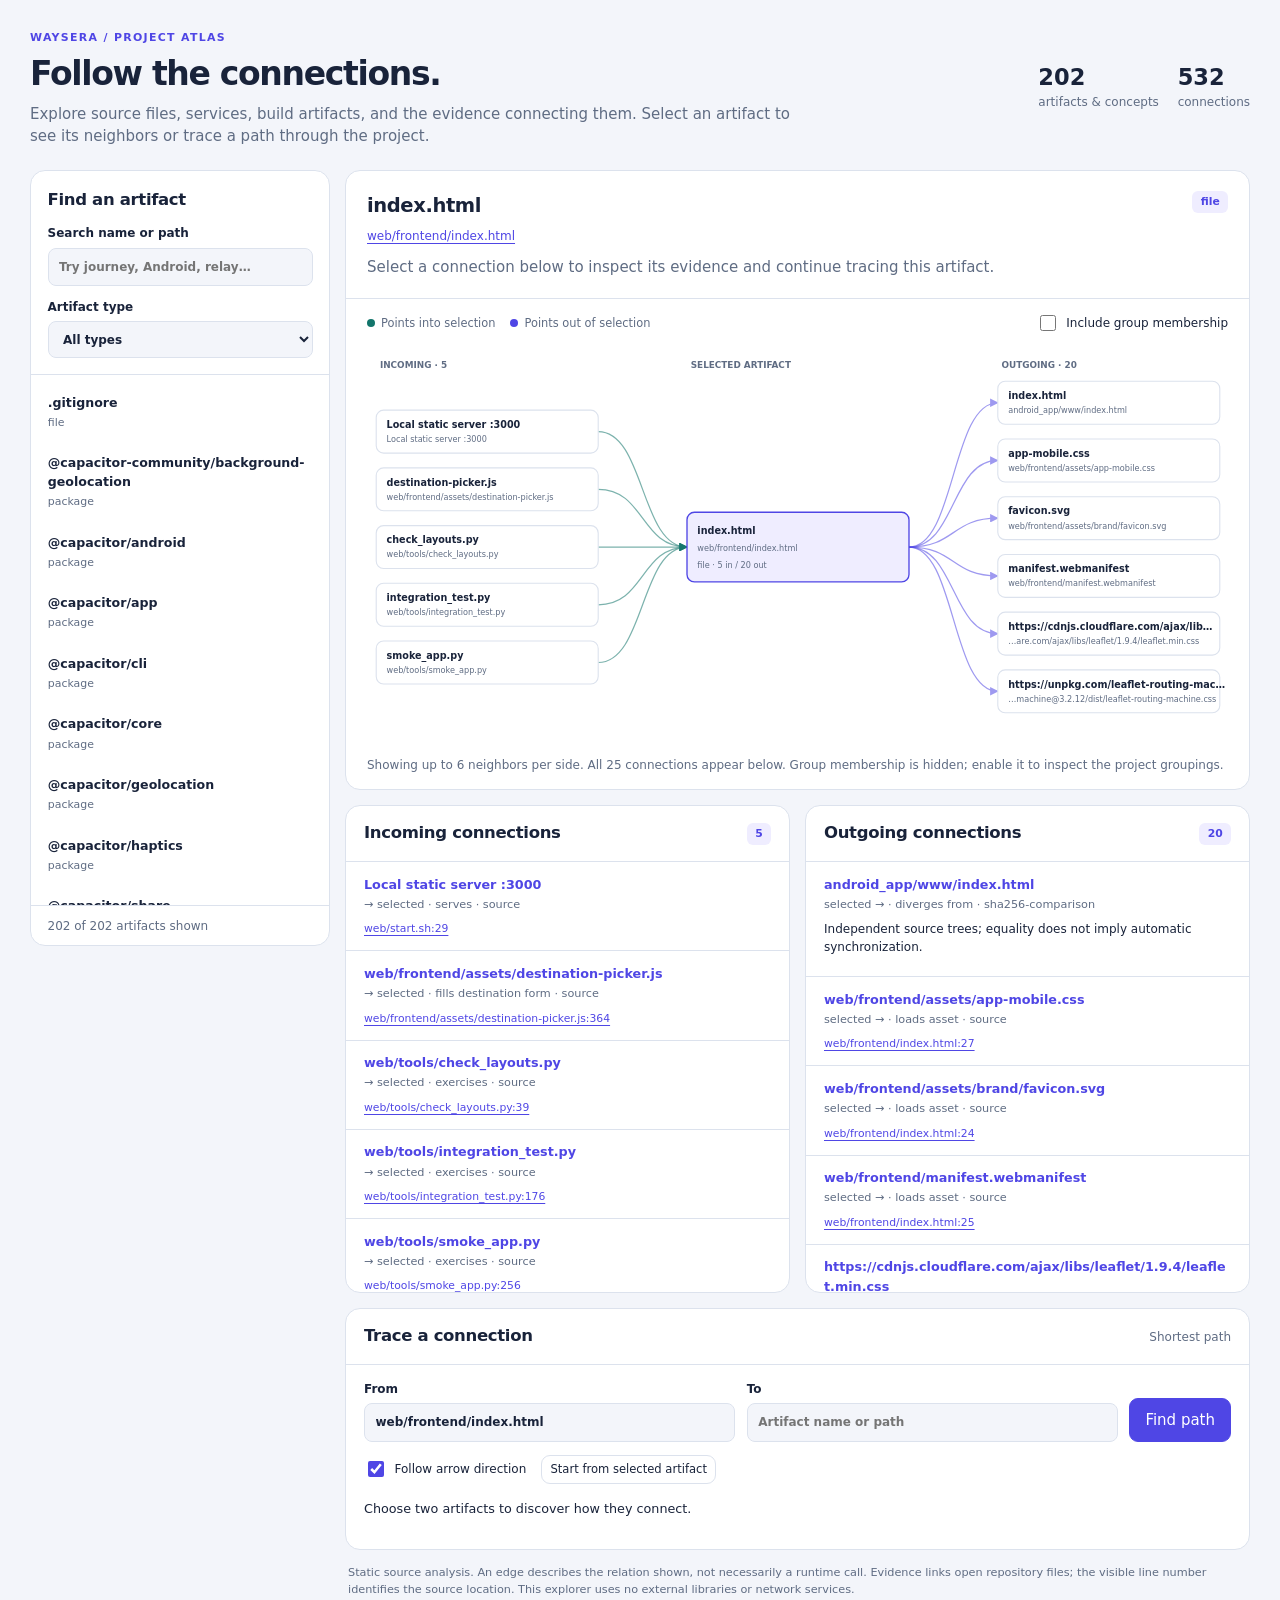
<file: docs/knowledge-graph/index.html>
<!doctype html>
<html lang="en">
<head>
  <meta charset="utf-8">
  <meta name="viewport" content="width=device-width, initial-scale=1">
  <meta name="color-scheme" content="light dark">
  <title>Waysera · Project knowledge graph</title>
  <style>
    :root { color-scheme: light; --bg:#f3f5fa; --panel:#fff; --ink:#19233a; --muted:#5f6c83; --line:#dce2ed; --accent:#4f46e5; --soft:#efedff; --green:#12756b; --orange:#af6221; --focus:#8b5cf6; font:15px/1.5 system-ui,-apple-system,BlinkMacSystemFont,"Segoe UI",sans-serif; }
    * { box-sizing:border-box; }
    body { margin:0; background:var(--bg); color:var(--ink); }
    button,input,select { font:inherit; color:inherit; }
    button,a,input,select { touch-action:manipulation; }
    button { cursor:pointer; }
    button:focus-visible,a:focus-visible,input:focus-visible,select:focus-visible,[tabindex]:focus-visible { outline:3px solid var(--focus); outline-offset:3px; }
    button { border:1px solid var(--line); border-radius:9px; background:var(--panel); padding:.5rem .8rem; }
    button:hover { border-color:var(--accent); }
    a { color:var(--accent); text-underline-offset:3px; }
    h1,h2,h3,p { margin:0; }
    h1 { font-size:clamp(1.5rem,3vw,2.2rem); letter-spacing:-.04em; line-height:1.2; }
    h2 { font-size:1.1rem; letter-spacing:-.02em; }
    h3 { font-size:.93rem; }
    .eyebrow { color:var(--accent); font-size:.73rem; font-weight:750; letter-spacing:.12em; text-transform:uppercase; margin-bottom:.5rem; }
    .muted,.hint { color:var(--muted); }
    .hint { font-size:.8rem; }
    .masthead { max-width:1640px; margin:auto; padding:2rem 2rem 1.5rem; display:flex; gap:1.5rem; justify-content:space-between; align-items:center; }
    .masthead p { margin-top:.6rem; max-width:760px; }
    .stats { display:flex; gap:1.25rem; flex-shrink:0; }
    .stat strong { display:block; font-size:1.5rem; font-variant-numeric:tabular-nums; line-height:1.15; }
    .stat span { color:var(--muted); font-size:.8rem; }
    .workspace { display:grid; grid-template-columns:300px minmax(0,1fr); gap:1rem; max-width:1640px; margin:0 auto; padding:0 2rem 2rem; align-items:start; }
    .panel { background:var(--panel); border:1px solid var(--line); border-radius:15px; overflow:hidden; }
    .sidebar { position:sticky; top:1rem; }
    .sidebar-controls { padding:1.1rem; border-bottom:1px solid var(--line); }
    label.field { display:block; font-size:.8rem; font-weight:650; margin-top:.8rem; }
    input[type=search],input[type=text],select { display:block; width:100%; min-width:0; border:1px solid var(--line); background:var(--bg); border-radius:8px; padding:.62rem .7rem; margin-top:.35rem; }
    input[type=checkbox] { accent-color:var(--accent); width:16px; height:16px; }
    .check { display:flex; gap:.5rem; align-items:center; font-size:.8rem; font-weight:500; cursor:pointer; }
    .results { max-height:calc(100vh - 370px); min-height:240px; overflow:auto; padding:.4rem; }
    .artifact { text-align:left; display:block; width:100%; border:1px solid transparent; padding:.65rem; margin:.1rem 0; background:transparent; }
    .artifact[aria-current=true] { background:var(--soft); border-color:#c6c0ff; }
    .artifact-title { display:block; font-size:.84rem; font-weight:650; overflow-wrap:anywhere; }
    .artifact-path { display:block; font-size:.73rem; color:var(--muted); overflow-wrap:anywhere; margin-top:.15rem; }
    .result-meta { padding:.7rem 1.1rem; border-top:1px solid var(--line); }
    main { min-width:0; display:grid; gap:1rem; }
    .focus-header { padding:1.3rem 1.4rem; border-bottom:1px solid var(--line); }
    .focus-top { display:flex; gap:1rem; justify-content:space-between; align-items:start; }
    #focus-title { overflow-wrap:anywhere; font-size:1.3rem; }
    #focus-summary { margin-top:.65rem; max-width:900px; }
    #focus-file { display:inline-block; margin-top:.45rem; font-size:.8rem; overflow-wrap:anywhere; }
    .badge { display:inline-block; padding:.2rem .55rem; border-radius:6px; color:var(--accent); background:var(--soft); font-size:.72rem; font-weight:650; white-space:nowrap; }
    .graph-toolbar { display:flex; justify-content:space-between; align-items:center; flex-wrap:wrap; gap:.6rem; padding:.9rem 1.4rem; }
    .legend { display:flex; flex-wrap:wrap; gap:1rem; font-size:.76rem; color:var(--muted); }
    .legend span::before { content:""; display:inline-block; width:8px; height:8px; border-radius:50%; margin-right:.4rem; background:var(--green); }
    .legend span:last-child::before { background:var(--accent); }
    .graph-scroll { overflow:auto; padding:0 .5rem; }
    #neighborhood { width:100%; min-width:770px; height:auto; display:block; }
    #neighborhood .node-card { fill:var(--panel); stroke:var(--line); stroke-width:1.5; }
    #neighborhood .node:hover .node-card,#neighborhood .node:focus .node-card { stroke:var(--accent); stroke-width:2.5; }
    #neighborhood .node { cursor:pointer; }
    #neighborhood text { fill:var(--ink); font-family:system-ui,sans-serif; }
    #neighborhood .node-subtitle { fill:var(--muted); font-size:11px; }
    #neighborhood .column-label { fill:var(--muted); font-size:12px; font-weight:650; }
    #neighborhood .edge-in { fill:none; stroke:var(--green); stroke-width:1.65; opacity:.55; }
    #neighborhood .edge-out { fill:none; stroke:var(--accent); stroke-width:1.65; opacity:.55; }
    #neighborhood .selected-card { fill:var(--soft); stroke:var(--accent); stroke-width:1.8; }
    .graph-caption { padding:.7rem 1.4rem 1rem; }
    .relations { display:grid; grid-template-columns:1fr 1fr; gap:1rem; }
    .section-head { padding:1rem 1.2rem; border-bottom:1px solid var(--line); display:flex; justify-content:space-between; align-items:center; gap:.5rem; }
    .edge-list { margin:0; padding:0; list-style:none; max-height:430px; overflow:auto; }
    .edge-item { padding:.85rem 1.2rem; border-bottom:1px solid var(--line); }
    .edge-item:last-child { border-bottom:0; }
    .node-link { display:block; border:0; background:none; color:var(--accent); padding:0; text-align:left; font-weight:600; font-size:.85rem; overflow-wrap:anywhere; }
    .edge-relation { color:var(--muted); font-size:.75rem; margin-top:.2rem; }
    .edge-detail { font-size:.8rem; margin-top:.4rem; overflow-wrap:anywhere; }
    .evidence { display:flex; flex-wrap:wrap; gap:.2rem .6rem; margin-top:.5rem; }
    .evidence a { font-size:.72rem; overflow-wrap:anywhere; }
    .empty { color:var(--muted); padding:1.2rem; font-size:.85rem; }
    .trace-body { padding:1rem 1.2rem 1.2rem; }
    .trace-inputs { display:grid; grid-template-columns:1fr 1fr auto; gap:.75rem; align-items:end; }
    .trace-inputs label { margin-top:0; }
    .primary { background:var(--accent); color:#fff; border-color:var(--accent); padding:.64rem 1rem; }
    .trace-options { display:flex; flex-wrap:wrap; gap:1rem; align-items:center; margin-top:.9rem; }
    .trace-options button { font-size:.77rem; padding:.3rem .55rem; }
    #trace-status { margin-top:1rem; font-size:.85rem; }
    .path { margin:.9rem 0 0; padding:0; list-style:none; }
    .path-step { border-left:2px solid var(--line); padding:0 0 1rem 1rem; margin-left:.35rem; }
    .path-step:last-child { border-left-color:transparent; padding-bottom:0; }
    .path-step .node-link::before { content:""; display:inline-block; height:8px; width:8px; border-radius:50%; background:var(--accent); margin-left:-1.34rem; margin-right:.8rem; vertical-align:middle; }
    .path-edge { margin:.45rem 0 0; padding:.6rem .8rem; background:var(--bg); border-radius:8px; }
    footer { font-size:.75rem; color:var(--muted); padding:0 .2rem; }
    @media (prefers-color-scheme:dark) { :root { color-scheme:dark; --bg:#101624; --panel:#182133; --ink:#e6ebf5; --muted:#a0adc3; --line:#303b51; --accent:#a9a0ff; --soft:#2b2850; --green:#65cdb9; --focus:#bdb5ff; } .primary { background:#7668ef; color:white; border-color:#7668ef; } .artifact[aria-current=true] { border-color:#6d62a9; } }
    @media (max-width:1000px) { .workspace { grid-template-columns:240px minmax(0,1fr); padding:0 1rem 1rem; } .masthead { padding:1.5rem 1rem; } .relations { grid-template-columns:1fr; } .trace-inputs { grid-template-columns:1fr 1fr; } .trace-inputs .primary { grid-column:1/-1; } }
    @media (max-width:700px) { .workspace { display:block; } .sidebar { position:static; margin-bottom:1rem; } .results { max-height:200px; min-height:0; } .sidebar-controls { display:grid; grid-template-columns:1fr 1fr; gap:.6rem; } .sidebar-controls h2 { grid-column:1/-1; } .sidebar-controls label { margin-top:0; } .masthead { display:block; } .stats { margin-top:1rem; } .focus-header { padding:1rem; } .trace-inputs { grid-template-columns:1fr; } .graph-toolbar { padding:1rem; } }
  </style>
</head>
<body>
  <header class="masthead">
    <div><div class="eyebrow">Waysera / Project atlas</div><h1>Follow the connections.</h1><p class="muted">Explore source files, services, build artifacts, and the evidence connecting them. Select an artifact to see its neighbors or trace a path through the project.</p></div>
    <div class="stats" aria-label="Graph size"><div class="stat"><strong id="node-count">—</strong><span>artifacts & concepts</span></div><div class="stat"><strong id="edge-count">—</strong><span>connections</span></div></div>
  </header>
  <div class="workspace">
    <aside class="panel sidebar" aria-label="Artifact browser">
      <div class="sidebar-controls"><h2>Find an artifact</h2><label class="field" for="search">Search name or path<input id="search" type="search" placeholder="Try journey, Android, relay…" autocomplete="off"></label><label class="field" for="kind">Artifact type<select id="kind"><option value="">All types</option></select></label></div>
      <nav id="results" class="results" aria-label="Matching artifacts"></nav>
      <div id="result-count" class="result-meta hint" role="status"></div>
    </aside>
    <main>
      <section class="panel" aria-labelledby="focus-title">
        <div class="focus-header"><div class="focus-top"><h2 id="focus-title">Select an artifact</h2><span id="focus-kind" class="badge"></span></div><a id="focus-file" hidden></a><p id="focus-summary" class="muted"></p></div>
        <div class="graph-toolbar"><div class="legend"><span>Points into selection</span><span>Points out of selection</span></div><label class="check"><input id="structural" type="checkbox">Include group membership</label></div>
        <div class="graph-scroll"><svg id="neighborhood" role="img" aria-labelledby="graph-title graph-description"><title id="graph-title">Artifact neighborhood</title><desc id="graph-description">Incoming sources on the left; selected artifact in the center; outgoing targets on the right. All connections are also listed below.</desc></svg></div>
        <p id="graph-caption" class="hint graph-caption"></p>
      </section>
      <div class="relations">
        <section class="panel" aria-labelledby="incoming-heading"><div class="section-head"><h2 id="incoming-heading">Incoming connections</h2><span id="incoming-count" class="badge">0</span></div><ul id="incoming" class="edge-list"></ul></section>
        <section class="panel" aria-labelledby="outgoing-heading"><div class="section-head"><h2 id="outgoing-heading">Outgoing connections</h2><span id="outgoing-count" class="badge">0</span></div><ul id="outgoing" class="edge-list"></ul></section>
      </div>
      <section class="panel" aria-labelledby="trace-heading">
        <div class="section-head"><h2 id="trace-heading">Trace a connection</h2><span class="hint">Shortest path</span></div>
        <div class="trace-body"><form id="trace-form"><div class="trace-inputs"><label class="field" for="trace-from">From<input id="trace-from" type="text" list="node-options" placeholder="Artifact name or path" required></label><label class="field" for="trace-to">To<input id="trace-to" type="text" list="node-options" placeholder="Artifact name or path" required></label><button class="primary" type="submit">Find path</button></div><div class="trace-options"><label class="check"><input id="directed" type="checkbox" checked>Follow arrow direction</label><button id="use-selected" type="button">Start from selected artifact</button></div></form><datalist id="node-options"></datalist><p id="trace-status" role="status">Choose two artifacts to discover how they connect.</p><ol id="trace-path" class="path"></ol></div>
      </section>
      <footer>Static source analysis. An edge describes the relation shown, not necessarily a runtime call. Evidence links open repository files; the visible line number identifies the source location. This explorer uses no external libraries or network services.</footer>
    </main>
  </div>
  <script id="graph-data" type="application/json">{"schema_version":1,"metadata":{"project":"Waysera","commit":"a14ce8293aa86ff13c354116c21c3cf76b43b863","branch":"main","snapshot":"Current working files, including uncommitted edits and nonignored additions.","scope":"Existing tracked and nonignored files. Excludes graph documentation/tool itself and deleted paths. Current Git ignore rules omit local dependencies, builds, caches, environment files, blog drafts and screenshots. Tracked files remain included regardless of ignore rules; this is not content-based secret detection.","limitations":"Static file references and reviewed semantic edges; not a complete call graph, runtime trace, security audit, or live deployment verification. Structural edges indicate grouping only. Package declarations do not establish usage.","file_count":136,"node_count":202,"edge_count":532,"inventory_only_files":[".gitignore","android_app/.gitignore","android_app/android/.gitignore","android_app/android/app/.gitignore","web/backend/__init__.py","web/backend/services/__init__.py"],"unresolved_references":[{"file":"android_app/www/assets/vendor/leaflet-routing-machine.css","line":77,"reference":"leaflet.routing.icons.png","resolved_path":"android_app/www/assets/vendor/leaflet.routing.icons.png"},{"file":"android_app/www/assets/vendor/leaflet-routing-machine.css","line":231,"reference":"routing-icon.png","resolved_path":"android_app/www/assets/vendor/routing-icon.png"}],"mirrors":[{"web":"web/frontend/assets/app-mobile.css","android":"android_app/www/assets/app-mobile.css","identical":true},{"web":"web/frontend/assets/app.js","android":"android_app/www/assets/app.js","identical":true},{"web":"web/frontend/assets/config.js","android":"android_app/www/assets/config.js","identical":false},{"web":"web/frontend/assets/crypto.js","android":"android_app/www/assets/crypto.js","identical":true},{"web":"web/frontend/assets/destination-picker.js","android":"android_app/www/assets/destination-picker.js","identical":true},{"web":"web/frontend/assets/export.js","android":"android_app/www/assets/export.js","identical":true},{"web":"web/frontend/assets/index.js","android":"android_app/www/assets/index.js","identical":false},{"web":"web/frontend/assets/journey.js","android":"android_app/www/assets/journey.js","identical":true},{"web":"web/frontend/assets/polish.js","android":"android_app/www/assets/polish.js","identical":false},{"web":"web/frontend/assets/replay.js","android":"android_app/www/assets/replay.js","identical":true},{"web":"web/frontend/assets/search.js","android":"android_app/www/assets/search.js","identical":true},{"web":"web/frontend/assets/store.js","android":"android_app/www/assets/store.js","identical":true},{"web":"web/frontend/assets/validate.js","android":"android_app/www/assets/validate.js","identical":true},{"web":"web/frontend/assets/vendor/images/marker-icon-2x-green.png","android":"android_app/www/assets/vendor/images/marker-icon-2x-green.png","identical":true},{"web":"web/frontend/assets/vendor/images/marker-icon-2x-grey.png","android":"android_app/www/assets/vendor/images/marker-icon-2x-grey.png","identical":true},{"web":"web/frontend/assets/vendor/images/marker-icon-2x-orange.png","android":"android_app/www/assets/vendor/images/marker-icon-2x-orange.png","identical":true},{"web":"web/frontend/assets/vendor/images/marker-icon-2x-red.png","android":"android_app/www/assets/vendor/images/marker-icon-2x-red.png","identical":true},{"web":"web/frontend/assets/vendor/images/marker-shadow.png","android":"android_app/www/assets/vendor/images/marker-shadow.png","identical":true},{"web":"web/frontend/index.html","android":"android_app/www/index.html","identical":false},{"web":"web/frontend/replay.html","android":"android_app/www/replay.html","identical":false}]},"nodes":[{"id":"concept:background","label":"Background location plugin","kind":"concept","summary":"BackgroundGeolocation watcher and ongoing notification."},{"id":"concept:cap-sync","label":"npx cap sync android","kind":"concept","summary":"Copies Android www and updates native plugin integration."},{"id":"concept:capacitor-bridge","label":"Capacitor runtime bridge","kind":"concept","summary":"BridgeActivity hosts packaged web content and exposes native plugins."},{"id":"concept:channel","label":"SHA-256 channel identifier","kind":"concept","summary":"Client hashes a six-character code. Obfuscation, not authentication."},{"id":"concept:docker","label":"Relay container image","kind":"output","summary":"Python 3.13 slim + requirements + main/services; one worker."},{"id":"concept:events","label":"IndexedDB: events","kind":"concept","summary":"Auto ID; code/time index; kind + data includes participant metadata."},{"id":"concept:fly","label":"Fly deployment configuration","kind":"concept","summary":"Deployment intent in fly.toml; not proof of live infrastructure."},{"id":"concept:geolocation","label":"Browser geolocation","kind":"concept","summary":"GPS callbacks feed the journey session and recording."},{"id":"concept:gradle","label":"Gradle Android build","kind":"concept","summary":"assembleDebug via checked-in wrapper."},{"id":"concept:handshake","label":"Code-only key handshake","kind":"concept","summary":"Plaintext {hs}; names/member IDs/public keys visible. Wrapped group key. Human Allow/Deny."},{"id":"concept:haptics","label":"Haptics plugin","kind":"concept","summary":"Optional native click feedback."},{"id":"concept:hub","label":"In-memory relay channels","kind":"concept","summary":"Channel ID maps to live sockets; empty channels removed. No shared cross-process bus."},{"id":"concept:invite","label":"Invite URL fragment","kind":"concept","summary":"Code + key after #; imported by client. Browser page request omits fragment."},{"id":"concept:journeys","label":"IndexedDB: journeys","kind":"concept","summary":"code primary key; destination, timestamps, structured-cloned CryptoKey. Local to origin/profile; tabs sharing both share storage."},{"id":"concept:key","label":"Journey AES-GCM key","kind":"concept","summary":"Generated/imported on a client; shared with group; not provided to relay as a key."},{"id":"concept:leaflet","label":"Leaflet map + routing plugins","kind":"concept","summary":"Web CDN scripts; Android bundled vendor scripts."},{"id":"concept:localstorage","label":"localStorage preferences","kind":"concept","summary":"Name, active journey pointer, voice, search origin, recent searches. Separate per origin/client."},{"id":"concept:points","label":"IndexedDB: points","kind":"concept","summary":"Auto ID; code/memberId/time joins. Track samples retained locally."},{"id":"concept:relay-process","label":"Local relay :8000","kind":"concept","summary":"Uvicorn main:app process."},{"id":"concept:render","label":"Render deployment configuration","kind":"concept","summary":"Deployment intent in render.yaml; not proof of live infrastructure."},{"id":"concept:roster","label":"In-memory peer roster","kind":"concept","summary":"Per session member IDs, last-seen times, location and status."},{"id":"concept:sealed","label":"Sealed journey messages","kind":"concept","summary":"{iv,ct}; hello, position, quick_message, journey_config, bye. The heartbeat republishes a position or hello."},{"id":"concept:sessionstorage","label":"sessionStorage refusal message","kind":"concept","summary":"Temporary reason shown after reload."},{"id":"concept:web-server","label":"Local static server :3000","kind":"concept","summary":"Serves web/frontend only."},{"id":"concept:webcrypto","label":"Browser Web Crypto","kind":"concept","summary":"Randomness, SHA-256, AES-GCM and ECDH P-256."},{"id":"file:.gitignore","label":".gitignore","kind":"file","path":".gitignore","group":"Project documentation","bytes":364,"sha256":"0174cd97e48c21fccd95ce17348fdb949ffe8b10534bd01869b4b323f4af5640","tracked":true},{"id":"file:BRAND.md","label":"BRAND.md","kind":"file","path":"BRAND.md","group":"Project documentation","bytes":9659,"sha256":"2b2a7b0da600c8c2cd48662f35e6805ef19dc85bbc7038020316367d339fc37f","tracked":true},{"id":"file:DEVELOPING.md","label":"DEVELOPING.md","kind":"file","path":"DEVELOPING.md","group":"Project documentation","bytes":11139,"sha256":"40fc2f36cdf63ad647cb1e1706702177ad5fd5d62c70a77bec0ec4028290652f","tracked":true},{"id":"file:LICENSE","label":"LICENSE","kind":"file","path":"LICENSE","group":"Project documentation","bytes":1069,"sha256":"4dcfd2bbc7b253922ff7dfc0a6c00d257a49f2b2e3883b065750080322b89306","tracked":true},{"id":"file:README.md","label":"README.md","kind":"file","path":"README.md","group":"Project documentation","bytes":5967,"sha256":"e54e093e49d203df974fddf757c448c2f5573107f40d8cc854cdf969d5bb8065","tracked":true},{"id":"file:android_app/.gitignore","label":".gitignore","kind":"file","path":"android_app/.gitignore","group":"Android build","bytes":303,"sha256":"5c2224218601c3211ba5222b388efe37361a66fef59eeaf2f0490be163f316dc","tracked":true},{"id":"file:android_app/android/.gitignore","label":".gitignore","kind":"file","path":"android_app/android/.gitignore","group":"Android native project","bytes":1824,"sha256":"065e4a92a240fe11a0ea230491ad9dabef143f5fd5a3e6884ad6f0395666a971","tracked":true},{"id":"file:android_app/android/app/.gitignore","label":".gitignore","kind":"file","path":"android_app/android/app/.gitignore","group":"Android native project","bytes":26,"sha256":"99c54e51ee601a60fbde8016b2cbf717483bc2e92773be86c9247d02a7fa6ea4","tracked":true},{"id":"file:android_app/android/app/build.gradle","label":"build.gradle","kind":"file","path":"android_app/android/app/build.gradle","group":"Android native project","bytes":2128,"sha256":"ba9a76340ee30987509bf00198c237aed8ea6e7609028758bed3c91d17cd52af","tracked":true},{"id":"file:android_app/android/app/capacitor.build.gradle","label":"capacitor.build.gradle","kind":"file","path":"android_app/android/app/capacitor.build.gradle","group":"Android native project","bytes":689,"sha256":"223a67e11e7c4570b4589b0655e0da8826ccc138914b3dff745e3ddfab02049a","tracked":true},{"id":"file:android_app/android/app/proguard-rules.pro","label":"proguard-rules.pro","kind":"file","path":"android_app/android/app/proguard-rules.pro","group":"Android native project","bytes":751,"sha256":"1cf8c57e8f79c250b0af9c1a5a4edad71a5c348a79ab70243b6bae086c150ad2","tracked":true},{"id":"file:android_app/android/app/src/androidTest/java/com/getcapacitor/myapp/ExampleInstrumentedTest.java","label":"ExampleInstrumentedTest.java","kind":"file","path":"android_app/android/app/src/androidTest/java/com/getcapacitor/myapp/ExampleInstrumentedTest.java","group":"Android native project","bytes":774,"sha256":"ff50b4c110a7434312f9af54171f9e8523b015836f707c9b387b76d4c38a97f8","tracked":true},{"id":"file:android_app/android/app/src/debug/AndroidManifest.xml","label":"AndroidManifest.xml","kind":"file","path":"android_app/android/app/src/debug/AndroidManifest.xml","group":"Android native project","bytes":536,"sha256":"b1789684a10482838bd1b637f416daa9c5a99b4bd7d598d1073469cca7c831d8","tracked":true},{"id":"file:android_app/android/app/src/debug/res/xml/network_security_config.xml","label":"network_security_config.xml","kind":"file","path":"android_app/android/app/src/debug/res/xml/network_security_config.xml","group":"Android native project","bytes":1109,"sha256":"000ca05a8f70d882a46a607d5d36bef55a54fb34bd4524a83b0f4013fdcd421c","tracked":true},{"id":"file:android_app/android/app/src/main/AndroidManifest.xml","label":"AndroidManifest.xml","kind":"file","path":"android_app/android/app/src/main/AndroidManifest.xml","group":"Android native project","bytes":3564,"sha256":"3234e29b742f401b4df4b31fa5e83a27b7638d4ba806010684f7db8174643d4d","tracked":true},{"id":"file:android_app/android/app/src/main/java/com/waysera/app/MainActivity.java","label":"MainActivity.java","kind":"file","path":"android_app/android/app/src/main/java/com/waysera/app/MainActivity.java","group":"Android native project","bytes":119,"sha256":"bfacce7f086825ad7ceee7a4cf136447bf13289242b4c5025c424eeda4a0a260","tracked":true},{"id":"file:android_app/android/app/src/main/res/drawable-land-hdpi/splash.png","label":"splash.png","kind":"file","path":"android_app/android/app/src/main/res/drawable-land-hdpi/splash.png","group":"Android resources","bytes":7705,"sha256":"08cc34ad7713fe7ed58bceaa37b2387b670c53cd60264b4bd6442db3098e75dc","tracked":true},{"id":"file:android_app/android/app/src/main/res/drawable-land-mdpi/splash.png","label":"splash.png","kind":"file","path":"android_app/android/app/src/main/res/drawable-land-mdpi/splash.png","group":"Android resources","bytes":4040,"sha256":"5cf98b4451bd99b20df26f9e608a46946118be6b0ae90762f9ca1786a30c76ff","tracked":true},{"id":"file:android_app/android/app/src/main/res/drawable-land-xhdpi/splash.png","label":"splash.png","kind":"file","path":"android_app/android/app/src/main/res/drawable-land-xhdpi/splash.png","group":"Android resources","bytes":9251,"sha256":"22f87e1e3bc89aa01a7dbc39c9a4db058cd0bf4ad3fe9f55712bf69eb997f4bf","tracked":true},{"id":"file:android_app/android/app/src/main/res/drawable-land-xxhdpi/splash.png","label":"splash.png","kind":"file","path":"android_app/android/app/src/main/res/drawable-land-xxhdpi/splash.png","group":"Android resources","bytes":13984,"sha256":"42aa26392546fcdee1b8d3ac6d4b41bfcceb41dc6a4f3a3c30c24a8a8f4db862","tracked":true},{"id":"file:android_app/android/app/src/main/res/drawable-land-xxxhdpi/splash.png","label":"splash.png","kind":"file","path":"android_app/android/app/src/main/res/drawable-land-xxxhdpi/splash.png","group":"Android resources","bytes":17683,"sha256":"60393ce8636fd263e4e1fea3fd4ab2de948c6295e898fda9b50ac4e5283be809","tracked":true},{"id":"file:android_app/android/app/src/main/res/drawable-port-hdpi/splash.png","label":"splash.png","kind":"file","path":"android_app/android/app/src/main/res/drawable-port-hdpi/splash.png","group":"Android resources","bytes":7934,"sha256":"c5015f4ba3628392b538386c5e210f0b94f352a3160adab934fd0311972137ca","tracked":true},{"id":"file:android_app/android/app/src/main/res/drawable-port-mdpi/splash.png","label":"splash.png","kind":"file","path":"android_app/android/app/src/main/res/drawable-port-mdpi/splash.png","group":"Android resources","bytes":4096,"sha256":"07fa579e1c83e04ba7f9cbcbfcf41b68e15fe3638f2c44a04e58b809103e6b69","tracked":true},{"id":"file:android_app/android/app/src/main/res/drawable-port-xhdpi/splash.png","label":"splash.png","kind":"file","path":"android_app/android/app/src/main/res/drawable-port-xhdpi/splash.png","group":"Android resources","bytes":9875,"sha256":"b73049cb37fe76d6c11b87a796766bf6af0c85483b31eb6a921657b0d764a4b9","tracked":true},{"id":"file:android_app/android/app/src/main/res/drawable-port-xxhdpi/splash.png","label":"splash.png","kind":"file","path":"android_app/android/app/src/main/res/drawable-port-xxhdpi/splash.png","group":"Android resources","bytes":13346,"sha256":"0c7f1212f25b7b90e9a6e1d320013e4ff3d3e03e634cbb07b7b7981cac51627f","tracked":true},{"id":"file:android_app/android/app/src/main/res/drawable-port-xxxhdpi/splash.png","label":"splash.png","kind":"file","path":"android_app/android/app/src/main/res/drawable-port-xxxhdpi/splash.png","group":"Android resources","bytes":17489,"sha256":"3db071a03b2f8ffe0dfd4170fc59842d53cd15bba5e88af59401d58efabf7827","tracked":true},{"id":"file:android_app/android/app/src/main/res/drawable/ic_launcher_background.xml","label":"ic_launcher_background.xml","kind":"file","path":"android_app/android/app/src/main/res/drawable/ic_launcher_background.xml","group":"Android resources","bytes":893,"sha256":"0d44abd52ec7f3a46b96e9a28181da6a80b850c3c5363bc9f8137725b957aa56","tracked":true},{"id":"file:android_app/android/app/src/main/res/drawable/ic_launcher_foreground.xml","label":"ic_launcher_foreground.xml","kind":"file","path":"android_app/android/app/src/main/res/drawable/ic_launcher_foreground.xml","group":"Android resources","bytes":1818,"sha256":"47518740583c005fa7dace6bc43f4ce1270f95661c296e6b2df17e29f18e63cb","tracked":true},{"id":"file:android_app/android/app/src/main/res/drawable/splash.png","label":"splash.png","kind":"file","path":"android_app/android/app/src/main/res/drawable/splash.png","group":"Android resources","bytes":4040,"sha256":"5cf98b4451bd99b20df26f9e608a46946118be6b0ae90762f9ca1786a30c76ff","tracked":true},{"id":"file:android_app/android/app/src/main/res/layout/activity_main.xml","label":"activity_main.xml","kind":"file","path":"android_app/android/app/src/main/res/layout/activity_main.xml","group":"Android resources","bytes":535,"sha256":"5d770feb791313b947020cbfc57e5c733c556dac5e9e49261a1190e527073253","tracked":true},{"id":"file:android_app/android/app/src/main/res/mipmap-anydpi-v26/ic_launcher.xml","label":"ic_launcher.xml","kind":"file","path":"android_app/android/app/src/main/res/mipmap-anydpi-v26/ic_launcher.xml","group":"Android resources","bytes":344,"sha256":"6d0988175971f41bdc83eadb144af3d84c40052fa125e90edbe7d89227be4b25","tracked":true},{"id":"file:android_app/android/app/src/main/res/mipmap-anydpi-v26/ic_launcher_round.xml","label":"ic_launcher_round.xml","kind":"file","path":"android_app/android/app/src/main/res/mipmap-anydpi-v26/ic_launcher_round.xml","group":"Android resources","bytes":344,"sha256":"6d0988175971f41bdc83eadb144af3d84c40052fa125e90edbe7d89227be4b25","tracked":true},{"id":"file:android_app/android/app/src/main/res/mipmap-hdpi/ic_launcher.png","label":"ic_launcher.png","kind":"file","path":"android_app/android/app/src/main/res/mipmap-hdpi/ic_launcher.png","group":"Android resources","bytes":2786,"sha256":"72b71c3581ca3b5a23b1c168d69b9d855b3f184fa079902a01f088eb4f0607d5","tracked":true},{"id":"file:android_app/android/app/src/main/res/mipmap-hdpi/ic_launcher_round.png","label":"ic_launcher_round.png","kind":"file","path":"android_app/android/app/src/main/res/mipmap-hdpi/ic_launcher_round.png","group":"Android resources","bytes":4341,"sha256":"bfcc1b0fa931b14bb241372c76ab4f04374b67d02363c98d9cb12edfdacdf5f3","tracked":true},{"id":"file:android_app/android/app/src/main/res/mipmap-mdpi/ic_launcher.png","label":"ic_launcher.png","kind":"file","path":"android_app/android/app/src/main/res/mipmap-mdpi/ic_launcher.png","group":"Android resources","bytes":1869,"sha256":"27ed3603010ebc278f64f8645741ab132ff517abb5308eb9df6c8e42a48956b2","tracked":true},{"id":"file:android_app/android/app/src/main/res/mipmap-mdpi/ic_launcher_round.png","label":"ic_launcher_round.png","kind":"file","path":"android_app/android/app/src/main/res/mipmap-mdpi/ic_launcher_round.png","group":"Android resources","bytes":2725,"sha256":"0166fc333074c373fbd0ce6b5defd71552166165ac778121ca9c9dff6b83f0fc","tracked":true},{"id":"file:android_app/android/app/src/main/res/mipmap-xhdpi/ic_launcher.png","label":"ic_launcher.png","kind":"file","path":"android_app/android/app/src/main/res/mipmap-xhdpi/ic_launcher.png","group":"Android resources","bytes":3981,"sha256":"d35dbfff175b83c13ef59cf924abfc810f7b6a158595d7417c5498ea8c7c7ed1","tracked":true},{"id":"file:android_app/android/app/src/main/res/mipmap-xhdpi/ic_launcher_round.png","label":"ic_launcher_round.png","kind":"file","path":"android_app/android/app/src/main/res/mipmap-xhdpi/ic_launcher_round.png","group":"Android resources","bytes":6593,"sha256":"40911a00922868686854a4804b93fd6e56b503664696de03f450bff690affb6d","tracked":true},{"id":"file:android_app/android/app/src/main/res/mipmap-xxhdpi/ic_launcher.png","label":"ic_launcher.png","kind":"file","path":"android_app/android/app/src/main/res/mipmap-xxhdpi/ic_launcher.png","group":"Android resources","bytes":6644,"sha256":"ed346eb1e3f0280f15709393705899b3ff55c20b88f4e0308006b3c33cf5fe14","tracked":true},{"id":"file:android_app/android/app/src/main/res/mipmap-xxhdpi/ic_launcher_round.png","label":"ic_launcher_round.png","kind":"file","path":"android_app/android/app/src/main/res/mipmap-xxhdpi/ic_launcher_round.png","group":"Android resources","bytes":10455,"sha256":"1ee4cd9ff371dcb2e3938097e434f6fb8731688ed7165e61fc63693ad5b2f455","tracked":true},{"id":"file:android_app/android/app/src/main/res/mipmap-xxxhdpi/ic_launcher.png","label":"ic_launcher.png","kind":"file","path":"android_app/android/app/src/main/res/mipmap-xxxhdpi/ic_launcher.png","group":"Android resources","bytes":9441,"sha256":"87cb2f2ffe992652bb4fa768c73719a37b5852ab17fbf8e170e888f7a42b0761","tracked":true},{"id":"file:android_app/android/app/src/main/res/mipmap-xxxhdpi/ic_launcher_round.png","label":"ic_launcher_round.png","kind":"file","path":"android_app/android/app/src/main/res/mipmap-xxxhdpi/ic_launcher_round.png","group":"Android resources","bytes":15916,"sha256":"ab93096331e7cd8ec379f73f1e9adcaaa9ee1115c9f4ff10411a811fb9700174","tracked":true},{"id":"file:android_app/android/app/src/main/res/values/ic_launcher_background.xml","label":"ic_launcher_background.xml","kind":"file","path":"android_app/android/app/src/main/res/values/ic_launcher_background.xml","group":"Android resources","bytes":120,"sha256":"cd40bafe618ff506f4088778b135cb4faa15f25e0c9b475e22d730c74b7be115","tracked":true},{"id":"file:android_app/android/app/src/main/res/values/strings.xml","label":"strings.xml","kind":"file","path":"android_app/android/app/src/main/res/values/strings.xml","group":"Android resources","bytes":284,"sha256":"567650f081c1f4649f274fbb7301b6f602e7560435d16b9bc8d2477700d85134","tracked":true},{"id":"file:android_app/android/app/src/main/res/values/styles.xml","label":"styles.xml","kind":"file","path":"android_app/android/app/src/main/res/values/styles.xml","group":"Android resources","bytes":823,"sha256":"18ebba36575e9461347ee67361b23caf095f158ee85dbefe1b83a4669ba5bd6c","tracked":true},{"id":"file:android_app/android/app/src/main/res/xml/file_paths.xml","label":"file_paths.xml","kind":"file","path":"android_app/android/app/src/main/res/xml/file_paths.xml","group":"Android resources","bytes":213,"sha256":"a46ed43ef65c90cb6778f4581decf3556e3f0055aad8f36d69dae16f9a0e99aa","tracked":true},{"id":"file:android_app/android/app/src/test/java/com/getcapacitor/myapp/ExampleUnitTest.java","label":"ExampleUnitTest.java","kind":"file","path":"android_app/android/app/src/test/java/com/getcapacitor/myapp/ExampleUnitTest.java","group":"Android native project","bytes":402,"sha256":"d4045ae8fac1f0807e6b24eb34e68409a9a235df9d1a3f896fb8c9a49424363d","tracked":true},{"id":"file:android_app/android/build.gradle","label":"build.gradle","kind":"file","path":"android_app/android/build.gradle","group":"Android native project","bytes":637,"sha256":"46ade7db7afeb8049ccea59fce83095dca736ceb8c9acd79cc944e988c3357d9","tracked":true},{"id":"file:android_app/android/capacitor.settings.gradle","label":"capacitor.settings.gradle","kind":"file","path":"android_app/android/capacitor.settings.gradle","group":"Android native project","bytes":1053,"sha256":"517f5721d9d6d8c83ba646d9a024a9d0ff6f56fb58c3bb71aa2f868177c78afd","tracked":true},{"id":"file:android_app/android/gradle.properties","label":"gradle.properties","kind":"file","path":"android_app/android/gradle.properties","group":"Android native project","bytes":987,"sha256":"3bab15c5b8bc4c2f4b6cf525497d15ad4abca53a460e6dd2eb0f0135817d31e6","tracked":true},{"id":"file:android_app/android/gradle/wrapper/gradle-wrapper.jar","label":"gradle-wrapper.jar","kind":"file","path":"android_app/android/gradle/wrapper/gradle-wrapper.jar","group":"Android native project","bytes":43764,"sha256":"7d3a4ac4de1c32b59bc6a4eb8ecb8e612ccd0cf1ae1e99f66902da64df296172","tracked":true},{"id":"file:android_app/android/gradle/wrapper/gradle-wrapper.properties","label":"gradle-wrapper.properties","kind":"file","path":"android_app/android/gradle/wrapper/gradle-wrapper.properties","group":"Android native project","bytes":253,"sha256":"9a479a85aa879bb55284fc16d0de5b81a745c3854f4e2d88c42e7debaf007435","tracked":true},{"id":"file:android_app/android/gradlew","label":"gradlew","kind":"file","path":"android_app/android/gradlew","group":"Android native project","bytes":8733,"sha256":"b187b4c52e749f5760afdd6fadc31b2a98ad35fb249bf0dff03b72650f320409","tracked":true},{"id":"file:android_app/android/gradlew.bat","label":"gradlew.bat","kind":"file","path":"android_app/android/gradlew.bat","group":"Android native project","bytes":2937,"sha256":"1d297e00bd21de3ace22b4d7f2de1f9dfa858883d66bbf7c1ccbecccec8f4f3b","tracked":true},{"id":"file:android_app/android/settings.gradle","label":"settings.gradle","kind":"file","path":"android_app/android/settings.gradle","group":"Android native project","bytes":208,"sha256":"6ce098d15ebd69b44c4ecd786bca1bdc366340d2459b2af4d7bb0ab317aa9669","tracked":true},{"id":"file:android_app/android/variables.gradle","label":"variables.gradle","kind":"file","path":"android_app/android/variables.gradle","group":"Android native project","bytes":498,"sha256":"83d502c9ed8fcf1dd4791482067abeedbebae49fafe9cd14a8a1f5891deb0d88","tracked":true},{"id":"file:android_app/build-apk.sh","label":"build-apk.sh","kind":"file","path":"android_app/build-apk.sh","group":"Android build","bytes":1683,"sha256":"c2929e263f6ee3a49c2eba04e28a0222282f77d252c2b3d5d71f6bbdaaa62597","tracked":true},{"id":"file:android_app/capacitor.config.json","label":"capacitor.config.json","kind":"file","path":"android_app/capacitor.config.json","group":"Android build","bytes":289,"sha256":"d7519a6e2d09b7bbef45f365822220f780372bd9d9f6e0290970b175d0897487","tracked":true},{"id":"file:android_app/package-lock.json","label":"package-lock.json","kind":"file","path":"android_app/package-lock.json","group":"Android build","bytes":45886,"sha256":"c436a929d60d675bab81e54ed839b5091fe68991a6345f1b9151146f52689966","tracked":true},{"id":"file:android_app/package.json","label":"package.json","kind":"file","path":"android_app/package.json","group":"Android build","bytes":706,"sha256":"b2871a9aaa2b3c943b8bd98052f70f5b03353da5bdf2b27b8f40ac26d2bb4032","tracked":true},{"id":"file:android_app/www/assets/android-location.js","label":"android-location.js","kind":"file","path":"android_app/www/assets/android-location.js","group":"Android client","bytes":4324,"sha256":"0ef11627fb147cf2dfea2840b73fab3eddfc5cd5a1186ae233d975f52416449d","tracked":true},{"id":"file:android_app/www/assets/app-mobile.css","label":"app-mobile.css","kind":"file","path":"android_app/www/assets/app-mobile.css","group":"Android client","bytes":92226,"sha256":"1d5ceaa9ff13c72df63909db3147971c33aaaa3bbee75d3e35c649bf3e88ab77","tracked":true},{"id":"file:android_app/www/assets/app.js","label":"app.js","kind":"file","path":"android_app/www/assets/app.js","group":"Android client","bytes":2706,"sha256":"8d0f0e85967ce5b6c28566c5d865d7928ab9f5bd897ee27d8440799736e660d5","tracked":true},{"id":"file:android_app/www/assets/config.js","label":"config.js","kind":"file","path":"android_app/www/assets/config.js","group":"Android client","bytes":1662,"sha256":"72aa874bdc8ed5c90d60df470297db30fc9f142635ab44f430bc2aa59051fa0c","tracked":true},{"id":"file:android_app/www/assets/crypto.js","label":"crypto.js","kind":"file","path":"android_app/www/assets/crypto.js","group":"Android client","bytes":9903,"sha256":"213f1c7703436f8c305cd6578a5269c08bb411eb0f3bd50c31c59c5aff7bb993","tracked":true},{"id":"file:android_app/www/assets/destination-picker.js","label":"destination-picker.js","kind":"file","path":"android_app/www/assets/destination-picker.js","group":"Android client","bytes":16781,"sha256":"a70f1f0b9bb684126d88b664247d76b44da1bfdecd2fa3469db38ff2a6be71ce","tracked":true},{"id":"file:android_app/www/assets/export.js","label":"export.js","kind":"file","path":"android_app/www/assets/export.js","group":"Android client","bytes":5511,"sha256":"16942114d2808f11bc495a535da16dab86f6f715cf46d9674fd656b3d9a753d9","tracked":true},{"id":"file:android_app/www/assets/index.js","label":"index.js","kind":"file","path":"android_app/www/assets/index.js","group":"Android client","bytes":86632,"sha256":"e2727f15bc1f808175bfe69e391cd0a083ed4fb7bd71681895000c02361ce861","tracked":true},{"id":"file:android_app/www/assets/journey.js","label":"journey.js","kind":"file","path":"android_app/www/assets/journey.js","group":"Android client","bytes":20611,"sha256":"d73b1dc91406e8ae349d18d5f382cac0fae8475f40232dd449d0c7c81657c8e8","tracked":true},{"id":"file:android_app/www/assets/polish.js","label":"polish.js","kind":"file","path":"android_app/www/assets/polish.js","group":"Android client","bytes":7013,"sha256":"55a6603f02763de3fc40f2c4c9456cf9faa3a078185f4b6a6543a0b73883b924","tracked":true},{"id":"file:android_app/www/assets/replay.js","label":"replay.js","kind":"file","path":"android_app/www/assets/replay.js","group":"Android client","bytes":11918,"sha256":"032f2b4a56a08e2345d2765133b1ef9bbea1c6ab448ec329be0fd64da0691c69","tracked":true},{"id":"file:android_app/www/assets/search.js","label":"search.js","kind":"file","path":"android_app/www/assets/search.js","group":"Android client","bytes":13734,"sha256":"c6d3695a53f3bc818ab15d2090d0e79ed924cdc7a101eeff9f02be0a59194077","tracked":true},{"id":"file:android_app/www/assets/store.js","label":"store.js","kind":"file","path":"android_app/www/assets/store.js","group":"Android client","bytes":11356,"sha256":"b5be350a4a27ec982f6b54c4a6c2181444e35e875abf9b7ac5c432180e23e9c5","tracked":true},{"id":"file:android_app/www/assets/validate.js","label":"validate.js","kind":"file","path":"android_app/www/assets/validate.js","group":"Android client","bytes":9802,"sha256":"878ab8c1fae806e5d1d5a9b85967e6d70470acae6069c60a3b04e70e89ce01be","tracked":true},{"id":"file:android_app/www/assets/vendor/images/layers-2x.png","label":"layers-2x.png","kind":"file","path":"android_app/www/assets/vendor/images/layers-2x.png","group":"Bundled map assets","bytes":1259,"sha256":"066daca850d8ffbef007af00b06eac0015728dee279c51f3cb6c716df7c42edf","tracked":true},{"id":"file:android_app/www/assets/vendor/images/layers.png","label":"layers.png","kind":"file","path":"android_app/www/assets/vendor/images/layers.png","group":"Bundled map assets","bytes":696,"sha256":"1dbbe9d028e292f36fcba8f8b3a28d5e8932754fc2215b9ac69e4cdecf5107c6","tracked":true},{"id":"file:android_app/www/assets/vendor/images/marker-icon-2x-green.png","label":"marker-icon-2x-green.png","kind":"file","path":"android_app/www/assets/vendor/images/marker-icon-2x-green.png","group":"Bundled map assets","bytes":4203,"sha256":"e90cbbfec99b626dd132fd4eaccbfa9677fbd2631d4f21e947b4c9df3de7c69f","tracked":true},{"id":"file:android_app/www/assets/vendor/images/marker-icon-2x-grey.png","label":"marker-icon-2x-grey.png","kind":"file","path":"android_app/www/assets/vendor/images/marker-icon-2x-grey.png","group":"Bundled map assets","bytes":3534,"sha256":"80c4e83c23d084bf28bf63e332923239ab0bd4631a4d87a0d577888f4c7c540d","tracked":true},{"id":"file:android_app/www/assets/vendor/images/marker-icon-2x-orange.png","label":"marker-icon-2x-orange.png","kind":"file","path":"android_app/www/assets/vendor/images/marker-icon-2x-orange.png","group":"Bundled map assets","bytes":4167,"sha256":"e04c1abba4b3b58a00b632b139700a70474acb00ca44067b187ffdc81c7e4f25","tracked":true},{"id":"file:android_app/www/assets/vendor/images/marker-icon-2x-red.png","label":"marker-icon-2x-red.png","kind":"file","path":"android_app/www/assets/vendor/images/marker-icon-2x-red.png","group":"Bundled map assets","bytes":4230,"sha256":"97f48c8af2a7b241dbc1053a175363ce53e06649a05c418bcd44b74b1f5fbe0f","tracked":true},{"id":"file:android_app/www/assets/vendor/images/marker-icon-2x.png","label":"marker-icon-2x.png","kind":"file","path":"android_app/www/assets/vendor/images/marker-icon-2x.png","group":"Bundled map assets","bytes":2464,"sha256":"00179c4c1ee830d3a108412ae0d294f55776cfeb085c60129a39aa6fc4ae2528","tracked":true},{"id":"file:android_app/www/assets/vendor/images/marker-icon.png","label":"marker-icon.png","kind":"file","path":"android_app/www/assets/vendor/images/marker-icon.png","group":"Bundled map assets","bytes":1466,"sha256":"574c3a5cca85f4114085b6841596d62f00d7c892c7b03f28cbfa301deb1dc437","tracked":true},{"id":"file:android_app/www/assets/vendor/images/marker-shadow.png","label":"marker-shadow.png","kind":"file","path":"android_app/www/assets/vendor/images/marker-shadow.png","group":"Bundled map assets","bytes":608,"sha256":"7406b78ffa162eeaf1293eba5a6b27f1a8763dc9c046ac11bdc4db414f2db15e","tracked":true},{"id":"file:android_app/www/assets/vendor/leaflet-routing-machine.css","label":"leaflet-routing-machine.css","kind":"file","path":"android_app/www/assets/vendor/leaflet-routing-machine.css","group":"Bundled map assets","bytes":6186,"sha256":"72edc47b201b761ec5679f17e3ea10cf6837d13c3f53edd4b6a9abd444ce0ea4","tracked":true},{"id":"file:android_app/www/assets/vendor/leaflet-routing-machine.js","label":"leaflet-routing-machine.js","kind":"file","path":"android_app/www/assets/vendor/leaflet-routing-machine.js","group":"Bundled map assets","bytes":839252,"sha256":"5be82043430886d1b92da52b053b51a941474f49bd3274d526a7a3dcad8fcf60","tracked":true},{"id":"file:android_app/www/assets/vendor/leaflet.css","label":"leaflet.css","kind":"file","path":"android_app/www/assets/vendor/leaflet.css","group":"Bundled map assets","bytes":10879,"sha256":"b570abbda963c60b4de4b4ff4b26f9326f53fb2ccf1461fdf0955ca094fb2539","tracked":true},{"id":"file:android_app/www/assets/vendor/leaflet.js","label":"leaflet.js","kind":"file","path":"android_app/www/assets/vendor/leaflet.js","group":"Bundled map assets","bytes":147171,"sha256":"5c9aecfc30e4564519dbdcddcc53a418227dcc7568e619e9762ddcec7609ed47","tracked":true},{"id":"file:android_app/www/assets/vendor/leaflet.rotatedMarker.js","label":"leaflet.rotatedMarker.js","kind":"file","path":"android_app/www/assets/vendor/leaflet.rotatedMarker.js","group":"Bundled map assets","bytes":2088,"sha256":"ac1f1077511d646508ac67eea18fd26829dffa15a94e391a587ba728f460f645","tracked":true},{"id":"file:android_app/www/index.html","label":"index.html","kind":"file","path":"android_app/www/index.html","group":"Android client","bytes":16602,"sha256":"49822ed904f93a6adcfa2d8749bcc19d3db2370eefbf5b9fb996b894cb3e5436","tracked":true,"script_order":["assets/vendor/leaflet.js","assets/vendor/leaflet-routing-machine.js","assets/vendor/leaflet.rotatedMarker.js","assets/config.js","assets/app.js","assets/crypto.js","assets/validate.js","assets/store.js","assets/journey.js","assets/export.js","assets/search.js","assets/index.js","assets/android-location.js","assets/destination-picker.js","assets/polish.js"]},{"id":"file:android_app/www/replay.html","label":"replay.html","kind":"file","path":"android_app/www/replay.html","group":"Android client","bytes":2347,"sha256":"e68f238245b9045e7fb77d8002f55fa78afe47beb8b057f76f335c659d34659a","tracked":true,"script_order":["assets/vendor/leaflet.js","assets/config.js","assets/crypto.js","assets/validate.js","assets/store.js","assets/export.js","assets/replay.js"]},{"id":"file:web/backend/.dockerignore","label":".dockerignore","kind":"file","path":"web/backend/.dockerignore","group":"Web operations","bytes":74,"sha256":"57bad323fc37eb5bb2f3bc66d105fbd7d239e4f16b22703630c39bd80d6276ff","tracked":false},{"id":"file:web/backend/Dockerfile","label":"Dockerfile","kind":"file","path":"web/backend/Dockerfile","group":"Web operations","bytes":1130,"sha256":"8c666b5bbc1c4e53e194c3047c6ff61b12aa25c6c31d8681cd543462e99534d3","tracked":false},{"id":"file:web/backend/__init__.py","label":"__init__.py","kind":"file","path":"web/backend/__init__.py","group":"Relay server","bytes":0,"sha256":"e3b0c44298fc1c149afbf4c8996fb92427ae41e4649b934ca495991b7852b855","tracked":true},{"id":"file:web/backend/fly.toml","label":"fly.toml","kind":"file","path":"web/backend/fly.toml","group":"Web operations","bytes":1418,"sha256":"776bdc50a78a90d00701c1197bbc821523ce4dd3283540602039358f62a53731","tracked":false},{"id":"file:web/backend/main.py","label":"main.py","kind":"file","path":"web/backend/main.py","group":"Relay server","bytes":5358,"sha256":"c896d7c8c6b731c4f7dec3887429500d5eae2ca2268822001ec3f3e2a7394b31","tracked":true},{"id":"file:web/backend/pytest.ini","label":"pytest.ini","kind":"file","path":"web/backend/pytest.ini","group":"Relay server","bytes":175,"sha256":"91b8b0275f6419d52c5d1053b6b2ee6a2e8ff7967b86e2b8f0a9a75f00976767","tracked":true},{"id":"file:web/backend/render.yaml","label":"render.yaml","kind":"file","path":"web/backend/render.yaml","group":"Web operations","bytes":576,"sha256":"f7a3de4de902f6284c4b582f5c945cfe7d71dd611a71251c79d7033400432d33","tracked":true},{"id":"file:web/backend/requirements-dev.txt","label":"requirements-dev.txt","kind":"file","path":"web/backend/requirements-dev.txt","group":"Web operations","bytes":48,"sha256":"d8051f37f45da475d5b993671bf8c0e87d980a5bcd5ca9aa3e7e3ce99079e1d3","tracked":true},{"id":"file:web/backend/requirements.txt","label":"requirements.txt","kind":"file","path":"web/backend/requirements.txt","group":"Web operations","bytes":127,"sha256":"b33f201cdb646b3dbc2a21e9a992ee2565cb5c3f70988c8e4ce29651c9902550","tracked":true},{"id":"file:web/backend/services/__init__.py","label":"__init__.py","kind":"file","path":"web/backend/services/__init__.py","group":"Relay server","bytes":0,"sha256":"e3b0c44298fc1c149afbf4c8996fb92427ae41e4649b934ca495991b7852b855","tracked":true},{"id":"file:web/backend/services/relay.py","label":"relay.py","kind":"file","path":"web/backend/services/relay.py","group":"Relay server","bytes":4033,"sha256":"44a9608d399574b91d5e4966caeac512d39d5a1798ce06dd6df822797dbbd577","tracked":true},{"id":"file:web/backend/tests/test_relay.py","label":"test_relay.py","kind":"file","path":"web/backend/tests/test_relay.py","group":"Tests and harnesses","bytes":11799,"sha256":"ab8fc314dc4be0d5b3c80d5e80edb96259ff99ebdb73209068ad021eabd9e1a8","tracked":true},{"id":"file:web/env.example","label":"env.example","kind":"file","path":"web/env.example","group":"Web operations","bytes":372,"sha256":"696590dd8a0bb78c5303a6c80f176c4f51032717cc95a2fec10d79ba647cc1ac","tracked":true},{"id":"file:web/frontend/assets/app-mobile.css","label":"app-mobile.css","kind":"file","path":"web/frontend/assets/app-mobile.css","group":"Web client","bytes":92226,"sha256":"1d5ceaa9ff13c72df63909db3147971c33aaaa3bbee75d3e35c649bf3e88ab77","tracked":true},{"id":"file:web/frontend/assets/app.js","label":"app.js","kind":"file","path":"web/frontend/assets/app.js","group":"Web client","bytes":2706,"sha256":"8d0f0e85967ce5b6c28566c5d865d7928ab9f5bd897ee27d8440799736e660d5","tracked":true},{"id":"file:web/frontend/assets/brand/favicon.svg","label":"favicon.svg","kind":"file","path":"web/frontend/assets/brand/favicon.svg","group":"Brand assets","bytes":1051,"sha256":"fa55dac8997da60a736d15dc9d1a2ddd6e7ec834ca6f2d0d1b0b44bce7400016","tracked":true},{"id":"file:web/frontend/assets/brand/waysera-app-icon.svg","label":"waysera-app-icon.svg","kind":"file","path":"web/frontend/assets/brand/waysera-app-icon.svg","group":"Brand assets","bytes":1055,"sha256":"234ce1049803ef9a4964ac269c92895654b96678696dc8a0d7b6cdcc4a4f1d92","tracked":true},{"id":"file:web/frontend/assets/brand/waysera-lockup.svg","label":"waysera-lockup.svg","kind":"file","path":"web/frontend/assets/brand/waysera-lockup.svg","group":"Brand assets","bytes":1270,"sha256":"fe181d0ee1cd0b081e80734155dca669b7629ef927fd88ab025e3c53c1659207","tracked":true},{"id":"file:web/frontend/assets/brand/waysera-mark.svg","label":"waysera-mark.svg","kind":"file","path":"web/frontend/assets/brand/waysera-mark.svg","group":"Brand assets","bytes":745,"sha256":"0e4bdc6cc5366ce0e6e07616dc39ae7be19a65643b8d56921ea163b359f371a3","tracked":true},{"id":"file:web/frontend/assets/config.js","label":"config.js","kind":"file","path":"web/frontend/assets/config.js","group":"Web client","bytes":957,"sha256":"7ddb4bd01163a5532f1c86add35120712bca27e7be0bb516e7a89875ca038966","tracked":true},{"id":"file:web/frontend/assets/crypto.js","label":"crypto.js","kind":"file","path":"web/frontend/assets/crypto.js","group":"Web client","bytes":9903,"sha256":"213f1c7703436f8c305cd6578a5269c08bb411eb0f3bd50c31c59c5aff7bb993","tracked":true},{"id":"file:web/frontend/assets/destination-picker.js","label":"destination-picker.js","kind":"file","path":"web/frontend/assets/destination-picker.js","group":"Web client","bytes":16781,"sha256":"a70f1f0b9bb684126d88b664247d76b44da1bfdecd2fa3469db38ff2a6be71ce","tracked":true},{"id":"file:web/frontend/assets/export.js","label":"export.js","kind":"file","path":"web/frontend/assets/export.js","group":"Web client","bytes":5511,"sha256":"16942114d2808f11bc495a535da16dab86f6f715cf46d9674fd656b3d9a753d9","tracked":true},{"id":"file:web/frontend/assets/index.js","label":"index.js","kind":"file","path":"web/frontend/assets/index.js","group":"Web client","bytes":86195,"sha256":"db2f37c07e824528ab2b759991018ff5505549e36ce1131421b2ccf614cf96be","tracked":true},{"id":"file:web/frontend/assets/journey.js","label":"journey.js","kind":"file","path":"web/frontend/assets/journey.js","group":"Web client","bytes":20611,"sha256":"d73b1dc91406e8ae349d18d5f382cac0fae8475f40232dd449d0c7c81657c8e8","tracked":true},{"id":"file:web/frontend/assets/polish.js","label":"polish.js","kind":"file","path":"web/frontend/assets/polish.js","group":"Web client","bytes":3302,"sha256":"bd0de702d54b16a4f6ba5e052654a714adabe41bed0f5c630af1cefce856b5a2","tracked":true},{"id":"file:web/frontend/assets/replay.js","label":"replay.js","kind":"file","path":"web/frontend/assets/replay.js","group":"Web client","bytes":11918,"sha256":"032f2b4a56a08e2345d2765133b1ef9bbea1c6ab448ec329be0fd64da0691c69","tracked":true},{"id":"file:web/frontend/assets/search.js","label":"search.js","kind":"file","path":"web/frontend/assets/search.js","group":"Web client","bytes":13734,"sha256":"c6d3695a53f3bc818ab15d2090d0e79ed924cdc7a101eeff9f02be0a59194077","tracked":true},{"id":"file:web/frontend/assets/store.js","label":"store.js","kind":"file","path":"web/frontend/assets/store.js","group":"Web client","bytes":11356,"sha256":"b5be350a4a27ec982f6b54c4a6c2181444e35e875abf9b7ac5c432180e23e9c5","tracked":true},{"id":"file:web/frontend/assets/validate.js","label":"validate.js","kind":"file","path":"web/frontend/assets/validate.js","group":"Web client","bytes":9802,"sha256":"878ab8c1fae806e5d1d5a9b85967e6d70470acae6069c60a3b04e70e89ce01be","tracked":true},{"id":"file:web/frontend/assets/vendor/images/marker-icon-2x-green.png","label":"marker-icon-2x-green.png","kind":"file","path":"web/frontend/assets/vendor/images/marker-icon-2x-green.png","group":"Bundled map assets","bytes":4203,"sha256":"e90cbbfec99b626dd132fd4eaccbfa9677fbd2631d4f21e947b4c9df3de7c69f","tracked":false},{"id":"file:web/frontend/assets/vendor/images/marker-icon-2x-grey.png","label":"marker-icon-2x-grey.png","kind":"file","path":"web/frontend/assets/vendor/images/marker-icon-2x-grey.png","group":"Bundled map assets","bytes":3534,"sha256":"80c4e83c23d084bf28bf63e332923239ab0bd4631a4d87a0d577888f4c7c540d","tracked":false},{"id":"file:web/frontend/assets/vendor/images/marker-icon-2x-orange.png","label":"marker-icon-2x-orange.png","kind":"file","path":"web/frontend/assets/vendor/images/marker-icon-2x-orange.png","group":"Bundled map assets","bytes":4167,"sha256":"e04c1abba4b3b58a00b632b139700a70474acb00ca44067b187ffdc81c7e4f25","tracked":false},{"id":"file:web/frontend/assets/vendor/images/marker-icon-2x-red.png","label":"marker-icon-2x-red.png","kind":"file","path":"web/frontend/assets/vendor/images/marker-icon-2x-red.png","group":"Bundled map assets","bytes":4230,"sha256":"97f48c8af2a7b241dbc1053a175363ce53e06649a05c418bcd44b74b1f5fbe0f","tracked":false},{"id":"file:web/frontend/assets/vendor/images/marker-shadow.png","label":"marker-shadow.png","kind":"file","path":"web/frontend/assets/vendor/images/marker-shadow.png","group":"Bundled map assets","bytes":608,"sha256":"7406b78ffa162eeaf1293eba5a6b27f1a8763dc9c046ac11bdc4db414f2db15e","tracked":false},{"id":"file:web/frontend/index.html","label":"index.html","kind":"file","path":"web/frontend/index.html","group":"Web client","bytes":17669,"sha256":"0f5d0e3782ef27c2d3aa96acf84c250fe61d0ea815953b3a7d08100d7fa39316","tracked":true,"script_order":["https://cdnjs.cloudflare.com/ajax/libs/leaflet/1.9.4/leaflet.min.js","https://unpkg.com/leaflet-routing-machine@3.2.12/dist/leaflet-routing-machine.js","https://unpkg.com/leaflet-rotatedmarker@0.2.0/leaflet.rotatedMarker.js","assets/config.js","assets/app.js","assets/crypto.js","assets/validate.js","assets/store.js","assets/journey.js","assets/export.js","assets/search.js","assets/index.js","assets/destination-picker.js","assets/polish.js"]},{"id":"file:web/frontend/manifest.webmanifest","label":"manifest.webmanifest","kind":"file","path":"web/frontend/manifest.webmanifest","group":"Web client","bytes":529,"sha256":"5ede880fca9a75f869458a606dcc5a85fd7ab8056ba278951cca86f7d69fcd75","tracked":true},{"id":"file:web/frontend/replay.html","label":"replay.html","kind":"file","path":"web/frontend/replay.html","group":"Web client","bytes":2508,"sha256":"69217fed267eb07d5bc3832547b58ea887d726f70034d338501d8105b99ca9e7","tracked":true,"script_order":["https://cdnjs.cloudflare.com/ajax/libs/leaflet/1.9.4/leaflet.min.js","assets/config.js","assets/crypto.js","assets/validate.js","assets/store.js","assets/export.js","assets/replay.js"]},{"id":"file:web/frontend/tests.html","label":"tests.html","kind":"file","path":"web/frontend/tests.html","group":"Tests and harnesses","bytes":2180,"sha256":"05eac36a9e535067bcfb89d3f204af72e014becba6fe8b1c91f33b3be739712c","tracked":true,"script_order":["assets/crypto.js","assets/validate.js","assets/store.js","assets/journey.js","assets/export.js","assets/replay.js","assets/search.js","tests.js"]},{"id":"file:web/frontend/tests.js","label":"tests.js","kind":"file","path":"web/frontend/tests.js","group":"Tests and harnesses","bytes":52931,"sha256":"86fd289944ba0db54b2130d71a0c15d94daa8767705c8a0bbe7eaa2b65000698","tracked":true},{"id":"file:web/start.sh","label":"start.sh","kind":"file","path":"web/start.sh","group":"Web operations","bytes":3424,"sha256":"1203f0bd49be2b68c7fba4e4c8826134b9a57655d29ce684ea7f4318e86dbbeb","tracked":true},{"id":"file:web/stop.sh","label":"stop.sh","kind":"file","path":"web/stop.sh","group":"Web operations","bytes":588,"sha256":"9c38d8ea2843f798cddb3bb786bb645131393f0715a953336d6829f0f416785e","tracked":true},{"id":"file:web/tools/check_layouts.py","label":"check_layouts.py","kind":"file","path":"web/tools/check_layouts.py","group":"Tests and harnesses","bytes":6857,"sha256":"5a50b189221ed796456a2b49ba84a7b74a4b798343a3db8c51f51fe79dd260ae","tracked":true},{"id":"file:web/tools/integration_test.py","label":"integration_test.py","kind":"file","path":"web/tools/integration_test.py","group":"Tests and harnesses","bytes":16326,"sha256":"91bb7386c20255544088e1898535746f47cc94bd164b165864983b299bd7063a","tracked":true},{"id":"file:web/tools/run_browser_tests.py","label":"run_browser_tests.py","kind":"file","path":"web/tools/run_browser_tests.py","group":"Tests and harnesses","bytes":3776,"sha256":"b3175a8de775fd3feb84674b9979b0add2c0a37e451662eb6924e338ae3dd3f0","tracked":true},{"id":"file:web/tools/smoke_app.py","label":"smoke_app.py","kind":"file","path":"web/tools/smoke_app.py","group":"Tests and harnesses","bytes":11716,"sha256":"3ca8e2061bbcf5be1a40267edee4d2cbd3a1c6b9839be5ae2589f09f2a102fd0","tracked":true},{"id":"group:Android build","label":"Android build","kind":"group"},{"id":"group:Android client","label":"Android client","kind":"group"},{"id":"group:Android native project","label":"Android native project","kind":"group"},{"id":"group:Android resources","label":"Android resources","kind":"group"},{"id":"group:Brand assets","label":"Brand assets","kind":"group"},{"id":"group:Bundled map assets","label":"Bundled map assets","kind":"group"},{"id":"group:Project documentation","label":"Project documentation","kind":"group"},{"id":"group:Relay server","label":"Relay server","kind":"group"},{"id":"group:Tests and harnesses","label":"Tests and harnesses","kind":"group"},{"id":"group:Web client","label":"Web client","kind":"group"},{"id":"group:Web operations","label":"Web operations","kind":"group"},{"id":"output:apk","label":"app-debug.apk","kind":"output","summary":"Expected ignored output of assembleDebug; this graph does not rebuild it."},{"id":"output:gpx","label":"GPX download","kind":"output","summary":"A track per member."},{"id":"output:json","label":"Journey JSON download","kind":"output","summary":"Metadata, participants, points, events; excludes encryption key."},{"id":"output:native-web","label":"Capacitor packaged web assets","kind":"output","summary":"Ignored android/app/src/main/assets/public copied from Android www by cap sync."},{"id":"package:@capacitor-community/background-geolocation","label":"@capacitor-community/background-geolocation","kind":"package","version":"^1.2.26"},{"id":"package:@capacitor/android","label":"@capacitor/android","kind":"package","version":"^8.5.0"},{"id":"package:@capacitor/app","label":"@capacitor/app","kind":"package","version":"^8.1.1"},{"id":"package:@capacitor/cli","label":"@capacitor/cli","kind":"package","version":"^8.5.0"},{"id":"package:@capacitor/core","label":"@capacitor/core","kind":"package","version":"^8.5.0"},{"id":"package:@capacitor/geolocation","label":"@capacitor/geolocation","kind":"package","version":"^8.2.2"},{"id":"package:@capacitor/haptics","label":"@capacitor/haptics","kind":"package","version":"^8.0.2"},{"id":"package:@capacitor/share","label":"@capacitor/share","kind":"package","version":"^8.0.1"},{"id":"package:@capacitor/status-bar","label":"@capacitor/status-bar","kind":"package","version":"^8.0.3"},{"id":"package:python:fastapi","label":"fastapi","kind":"package","requirement":"fastapi==0.141.1"},{"id":"package:python:httpx","label":"httpx","kind":"package","requirement":"httpx==0.28.1"},{"id":"package:python:pytest","label":"pytest","kind":"package","requirement":"pytest==9.1.1"},{"id":"package:python:uvicorn","label":"uvicorn","kind":"package","requirement":"uvicorn[standard]==0.52.1"},{"id":"package:python:websockets","label":"websockets","kind":"package","requirement":"websockets==17.0.1"},{"id":"project:waysera","label":"Waysera","kind":"group"},{"id":"service:health","label":"GET /v1/health","kind":"service","summary":"Relay liveness endpoint."},{"id":"service:osrm","label":"OSRM route service","kind":"service","summary":"Route coordinates are sent to routing.openstreetmap.de."},{"id":"service:photon","label":"Photon destination search","kind":"service","summary":"Query and optional latitude/longitude/bounding box leave the device."},{"id":"service:relay","label":"WS /v1/relay/{channel_id}","kind":"service","summary":"Opaque text-frame relay. It sees sealed envelopes and plaintext handshake envelopes."},{"id":"service:root","label":"GET /","kind":"service","summary":"Compatibility health endpoint in addition to documented v1 API."},{"id":"service:stadia","label":"Stadia map tiles","kind":"service","summary":"Live and replay tile requests reveal the viewed area."},{"id":"url:https://cdnjs.cloudflare.com/ajax/libs/leaflet/1.9.4/leaflet.min.css","label":"https://cdnjs.cloudflare.com/ajax/libs/leaflet/1.9.4/leaflet.min.css","kind":"service"},{"id":"url:https://cdnjs.cloudflare.com/ajax/libs/leaflet/1.9.4/leaflet.min.js","label":"https://cdnjs.cloudflare.com/ajax/libs/leaflet/1.9.4/leaflet.min.js","kind":"service"},{"id":"url:https://unpkg.com/leaflet-rotatedmarker@0.2.0/leaflet.rotatedMarker.js","label":"https://unpkg.com/leaflet-rotatedmarker@0.2.0/leaflet.rotatedMarker.js","kind":"service"},{"id":"url:https://unpkg.com/leaflet-routing-machine@3.2.12/dist/leaflet-routing-machine.css","label":"https://unpkg.com/leaflet-routing-machine@3.2.12/dist/leaflet-routing-machine.css","kind":"service"},{"id":"url:https://unpkg.com/leaflet-routing-machine@3.2.12/dist/leaflet-routing-machine.js","label":"https://unpkg.com/leaflet-routing-machine@3.2.12/dist/leaflet-routing-machine.js","kind":"service"}],"edges":[{"source":"concept:background","target":"package:@capacitor-community/background-geolocation","relation":"implemented_by_package","evidence":[{"file":"android_app/package.json","line":15}],"basis":"reviewed-runtime-flow","detail":"Runtime plugin calls were separately traced in Android JavaScript."},{"source":"concept:cap-sync","target":"output:native-web","relation":"copies_web_directory","evidence":[{"file":"android_app/capacitor.config.json","line":4}],"basis":"source","detail":""},{"source":"concept:cap-sync","target":"file:android_app/capacitor.config.json","relation":"reads","evidence":[{"file":"android_app/capacitor.config.json","line":4}],"basis":"source","detail":""},{"source":"concept:capacitor-bridge","target":"output:native-web","relation":"hosts_packaged_content","evidence":[{"file":"android_app/capacitor.config.json","line":4}],"basis":"reviewed-runtime-flow","detail":"Runtime hosting inferred from BridgeActivity plus Capacitor webDir; not an observed APK execution."},{"source":"concept:events","target":"concept:journeys","relation":"joins_by_code","evidence":[{"file":"web/frontend/assets/store.js","line":70}],"basis":"source","detail":"Application association by journey code, not an IndexedDB foreign key."},{"source":"concept:fly","target":"service:health","relation":"checks","evidence":[{"file":"web/backend/fly.toml","line":40}],"basis":"source","detail":""},{"source":"concept:gradle","target":"output:apk","relation":"produces","evidence":[{"file":"android_app/build-apk.sh","line":40}],"basis":"source","detail":""},{"source":"concept:gradle","target":"file:android_app/android/gradle.properties","relation":"reads_project_properties","evidence":[{"file":"android_app/android/gradle.properties","line":12}],"basis":"build-convention","detail":"Gradle convention; not a build execution trace."},{"source":"concept:gradle","target":"file:android_app/android/gradlew","relation":"uses_wrapper","evidence":[{"file":"android_app/build-apk.sh","line":38}],"basis":"source","detail":""},{"source":"concept:haptics","target":"package:@capacitor/haptics","relation":"implemented_by_package","evidence":[{"file":"android_app/package.json","line":20}],"basis":"reviewed-runtime-flow","detail":"Runtime plugin calls were separately traced in Android JavaScript."},{"source":"concept:journeys","target":"concept:key","relation":"stores_crypto_key","evidence":[{"file":"web/frontend/assets/store.js","line":96}],"basis":"source","detail":""},{"source":"concept:points","target":"concept:journeys","relation":"joins_by_code","evidence":[{"file":"web/frontend/assets/store.js","line":61}],"basis":"source","detail":"Application association by journey code, not an IndexedDB foreign key."},{"source":"concept:points","target":"concept:events","relation":"joins_by_member_id","evidence":[{"file":"web/frontend/assets/export.js","line":48}],"basis":"reviewed-data-flow","detail":"Member IDs associate track samples with names recovered from event records."},{"source":"concept:relay-process","target":"file:web/backend/main.py","relation":"runs","evidence":[{"file":"web/start.sh","line":20}],"basis":"source","detail":""},{"source":"concept:web-server","target":"file:web/frontend/index.html","relation":"serves","evidence":[{"file":"web/start.sh","line":29}],"basis":"source","detail":""},{"source":"file:.gitignore","target":"group:Project documentation","relation":"belongs_to","evidence":[],"basis":"inventory","detail":"Inventory grouping only; does not imply a runtime dependency."},{"source":"file:BRAND.md","target":"group:Project documentation","relation":"belongs_to","evidence":[],"basis":"inventory","detail":"Inventory grouping only; does not imply a runtime dependency."},{"source":"file:BRAND.md","target":"file:android_app/android/app/src/main/res/mipmap-anydpi-v26/ic_launcher.xml","relation":"documents_asset","evidence":[{"file":"BRAND.md","line":255}],"basis":"source","detail":""},{"source":"file:BRAND.md","target":"file:web/frontend/assets/brand/favicon.svg","relation":"documents_asset","evidence":[{"file":"BRAND.md","line":249}],"basis":"source","detail":""},{"source":"file:BRAND.md","target":"file:web/frontend/assets/brand/waysera-app-icon.svg","relation":"documents_asset","evidence":[{"file":"BRAND.md","line":250}],"basis":"source","detail":""},{"source":"file:BRAND.md","target":"file:web/frontend/assets/brand/waysera-lockup.svg","relation":"documents_asset","evidence":[{"file":"BRAND.md","line":141}],"basis":"source","detail":""},{"source":"file:BRAND.md","target":"file:web/frontend/assets/brand/waysera-mark.svg","relation":"documents_asset","evidence":[{"file":"BRAND.md","line":247}],"basis":"source","detail":""},{"source":"file:DEVELOPING.md","target":"group:Project documentation","relation":"belongs_to","evidence":[],"basis":"inventory","detail":"Inventory grouping only; does not imply a runtime dependency."},{"source":"file:DEVELOPING.md","target":"file:README.md","relation":"documents_link","evidence":[{"file":"DEVELOPING.md","line":3}],"basis":"source","detail":""},{"source":"file:LICENSE","target":"group:Project documentation","relation":"belongs_to","evidence":[],"basis":"inventory","detail":"Inventory grouping only; does not imply a runtime dependency."},{"source":"file:README.md","target":"group:Project documentation","relation":"belongs_to","evidence":[],"basis":"inventory","detail":"Inventory grouping only; does not imply a runtime dependency."},{"source":"file:README.md","target":"file:DEVELOPING.md","relation":"documents_link","evidence":[{"file":"README.md","line":156}],"basis":"source","detail":""},{"source":"file:README.md","target":"file:LICENSE","relation":"documents_link","evidence":[{"file":"README.md","line":162}],"basis":"source","detail":""},{"source":"file:android_app/.gitignore","target":"group:Android build","relation":"belongs_to","evidence":[],"basis":"inventory","detail":"Inventory grouping only; does not imply a runtime dependency."},{"source":"file:android_app/android/.gitignore","target":"group:Android native project","relation":"belongs_to","evidence":[],"basis":"inventory","detail":"Inventory grouping only; does not imply a runtime dependency."},{"source":"file:android_app/android/app/.gitignore","target":"group:Android native project","relation":"belongs_to","evidence":[],"basis":"inventory","detail":"Inventory grouping only; does not imply a runtime dependency."},{"source":"file:android_app/android/app/build.gradle","target":"group:Android native project","relation":"belongs_to","evidence":[],"basis":"inventory","detail":"Inventory grouping only; does not imply a runtime dependency."},{"source":"file:android_app/android/app/build.gradle","target":"file:android_app/android/app/src/androidTest/java/com/getcapacitor/myapp/ExampleInstrumentedTest.java","relation":"includes_template_test_by_convention","evidence":[{"file":"android_app/android/app/build.gradle","line":40}],"basis":"build-convention","detail":"Template source set; not evidence of native feature coverage."},{"source":"file:android_app/android/app/build.gradle","target":"file:android_app/android/app/src/test/java/com/getcapacitor/myapp/ExampleUnitTest.java","relation":"includes_template_test_by_convention","evidence":[{"file":"android_app/android/app/build.gradle","line":39}],"basis":"build-convention","detail":"Template source set; not evidence of native feature coverage."},{"source":"file:android_app/android/app/build.gradle","target":"file:android_app/android/app/src/main/res/drawable-land-hdpi/splash.png","relation":"packages_resource_by_convention","evidence":[{"file":"android_app/android/app/build.gradle","line":1}],"basis":"build-convention","detail":"Default Android source-set placement; no APK build was run."},{"source":"file:android_app/android/app/build.gradle","target":"file:android_app/android/app/src/main/res/drawable-land-mdpi/splash.png","relation":"packages_resource_by_convention","evidence":[{"file":"android_app/android/app/build.gradle","line":1}],"basis":"build-convention","detail":"Default Android source-set placement; no APK build was run."},{"source":"file:android_app/android/app/build.gradle","target":"file:android_app/android/app/src/main/res/drawable-land-xhdpi/splash.png","relation":"packages_resource_by_convention","evidence":[{"file":"android_app/android/app/build.gradle","line":1}],"basis":"build-convention","detail":"Default Android source-set placement; no APK build was run."},{"source":"file:android_app/android/app/build.gradle","target":"file:android_app/android/app/src/main/res/drawable-land-xxhdpi/splash.png","relation":"packages_resource_by_convention","evidence":[{"file":"android_app/android/app/build.gradle","line":1}],"basis":"build-convention","detail":"Default Android source-set placement; no APK build was run."},{"source":"file:android_app/android/app/build.gradle","target":"file:android_app/android/app/src/main/res/drawable-land-xxxhdpi/splash.png","relation":"packages_resource_by_convention","evidence":[{"file":"android_app/android/app/build.gradle","line":1}],"basis":"build-convention","detail":"Default Android source-set placement; no APK build was run."},{"source":"file:android_app/android/app/build.gradle","target":"file:android_app/android/app/src/main/res/drawable-port-hdpi/splash.png","relation":"packages_resource_by_convention","evidence":[{"file":"android_app/android/app/build.gradle","line":1}],"basis":"build-convention","detail":"Default Android source-set placement; no APK build was run."},{"source":"file:android_app/android/app/build.gradle","target":"file:android_app/android/app/src/main/res/drawable-port-mdpi/splash.png","relation":"packages_resource_by_convention","evidence":[{"file":"android_app/android/app/build.gradle","line":1}],"basis":"build-convention","detail":"Default Android source-set placement; no APK build was run."},{"source":"file:android_app/android/app/build.gradle","target":"file:android_app/android/app/src/main/res/drawable-port-xhdpi/splash.png","relation":"packages_resource_by_convention","evidence":[{"file":"android_app/android/app/build.gradle","line":1}],"basis":"build-convention","detail":"Default Android source-set placement; no APK build was run."},{"source":"file:android_app/android/app/build.gradle","target":"file:android_app/android/app/src/main/res/drawable-port-xxhdpi/splash.png","relation":"packages_resource_by_convention","evidence":[{"file":"android_app/android/app/build.gradle","line":1}],"basis":"build-convention","detail":"Default Android source-set placement; no APK build was run."},{"source":"file:android_app/android/app/build.gradle","target":"file:android_app/android/app/src/main/res/drawable-port-xxxhdpi/splash.png","relation":"packages_resource_by_convention","evidence":[{"file":"android_app/android/app/build.gradle","line":1}],"basis":"build-convention","detail":"Default Android source-set placement; no APK build was run."},{"source":"file:android_app/android/app/build.gradle","target":"file:android_app/android/app/src/main/res/drawable/ic_launcher_background.xml","relation":"packages_resource_by_convention","evidence":[{"file":"android_app/android/app/build.gradle","line":1}],"basis":"build-convention","detail":"Default Android source-set placement; no APK build was run."},{"source":"file:android_app/android/app/build.gradle","target":"file:android_app/android/app/src/main/res/drawable/ic_launcher_foreground.xml","relation":"packages_resource_by_convention","evidence":[{"file":"android_app/android/app/build.gradle","line":1}],"basis":"build-convention","detail":"Default Android source-set placement; no APK build was run."},{"source":"file:android_app/android/app/build.gradle","target":"file:android_app/android/app/src/main/res/drawable/splash.png","relation":"packages_resource_by_convention","evidence":[{"file":"android_app/android/app/build.gradle","line":1}],"basis":"build-convention","detail":"Default Android source-set placement; no APK build was run."},{"source":"file:android_app/android/app/build.gradle","target":"file:android_app/android/app/src/main/res/layout/activity_main.xml","relation":"packages_resource_by_convention","evidence":[{"file":"android_app/android/app/build.gradle","line":1}],"basis":"build-convention","detail":"Default Android source-set placement; no APK build was run."},{"source":"file:android_app/android/app/build.gradle","target":"file:android_app/android/app/src/main/res/mipmap-anydpi-v26/ic_launcher.xml","relation":"packages_resource_by_convention","evidence":[{"file":"android_app/android/app/build.gradle","line":1}],"basis":"build-convention","detail":"Default Android source-set placement; no APK build was run."},{"source":"file:android_app/android/app/build.gradle","target":"file:android_app/android/app/src/main/res/mipmap-anydpi-v26/ic_launcher_round.xml","relation":"packages_resource_by_convention","evidence":[{"file":"android_app/android/app/build.gradle","line":1}],"basis":"build-convention","detail":"Default Android source-set placement; no APK build was run."},{"source":"file:android_app/android/app/build.gradle","target":"file:android_app/android/app/src/main/res/mipmap-hdpi/ic_launcher.png","relation":"packages_resource_by_convention","evidence":[{"file":"android_app/android/app/build.gradle","line":1}],"basis":"build-convention","detail":"Default Android source-set placement; no APK build was run."},{"source":"file:android_app/android/app/build.gradle","target":"file:android_app/android/app/src/main/res/mipmap-hdpi/ic_launcher_round.png","relation":"packages_resource_by_convention","evidence":[{"file":"android_app/android/app/build.gradle","line":1}],"basis":"build-convention","detail":"Default Android source-set placement; no APK build was run."},{"source":"file:android_app/android/app/build.gradle","target":"file:android_app/android/app/src/main/res/mipmap-mdpi/ic_launcher.png","relation":"packages_resource_by_convention","evidence":[{"file":"android_app/android/app/build.gradle","line":1}],"basis":"build-convention","detail":"Default Android source-set placement; no APK build was run."},{"source":"file:android_app/android/app/build.gradle","target":"file:android_app/android/app/src/main/res/mipmap-mdpi/ic_launcher_round.png","relation":"packages_resource_by_convention","evidence":[{"file":"android_app/android/app/build.gradle","line":1}],"basis":"build-convention","detail":"Default Android source-set placement; no APK build was run."},{"source":"file:android_app/android/app/build.gradle","target":"file:android_app/android/app/src/main/res/mipmap-xhdpi/ic_launcher.png","relation":"packages_resource_by_convention","evidence":[{"file":"android_app/android/app/build.gradle","line":1}],"basis":"build-convention","detail":"Default Android source-set placement; no APK build was run."},{"source":"file:android_app/android/app/build.gradle","target":"file:android_app/android/app/src/main/res/mipmap-xhdpi/ic_launcher_round.png","relation":"packages_resource_by_convention","evidence":[{"file":"android_app/android/app/build.gradle","line":1}],"basis":"build-convention","detail":"Default Android source-set placement; no APK build was run."},{"source":"file:android_app/android/app/build.gradle","target":"file:android_app/android/app/src/main/res/mipmap-xxhdpi/ic_launcher.png","relation":"packages_resource_by_convention","evidence":[{"file":"android_app/android/app/build.gradle","line":1}],"basis":"build-convention","detail":"Default Android source-set placement; no APK build was run."},{"source":"file:android_app/android/app/build.gradle","target":"file:android_app/android/app/src/main/res/mipmap-xxhdpi/ic_launcher_round.png","relation":"packages_resource_by_convention","evidence":[{"file":"android_app/android/app/build.gradle","line":1}],"basis":"build-convention","detail":"Default Android source-set placement; no APK build was run."},{"source":"file:android_app/android/app/build.gradle","target":"file:android_app/android/app/src/main/res/mipmap-xxxhdpi/ic_launcher.png","relation":"packages_resource_by_convention","evidence":[{"file":"android_app/android/app/build.gradle","line":1}],"basis":"build-convention","detail":"Default Android source-set placement; no APK build was run."},{"source":"file:android_app/android/app/build.gradle","target":"file:android_app/android/app/src/main/res/mipmap-xxxhdpi/ic_launcher_round.png","relation":"packages_resource_by_convention","evidence":[{"file":"android_app/android/app/build.gradle","line":1}],"basis":"build-convention","detail":"Default Android source-set placement; no APK build was run."},{"source":"file:android_app/android/app/build.gradle","target":"file:android_app/android/app/src/main/res/values/ic_launcher_background.xml","relation":"packages_resource_by_convention","evidence":[{"file":"android_app/android/app/build.gradle","line":1}],"basis":"build-convention","detail":"Default Android source-set placement; no APK build was run."},{"source":"file:android_app/android/app/build.gradle","target":"file:android_app/android/app/src/main/res/values/strings.xml","relation":"packages_resource_by_convention","evidence":[{"file":"android_app/android/app/build.gradle","line":1}],"basis":"build-convention","detail":"Default Android source-set placement; no APK build was run."},{"source":"file:android_app/android/app/build.gradle","target":"file:android_app/android/app/src/main/res/values/styles.xml","relation":"packages_resource_by_convention","evidence":[{"file":"android_app/android/app/build.gradle","line":1}],"basis":"build-convention","detail":"Default Android source-set placement; no APK build was run."},{"source":"file:android_app/android/app/build.gradle","target":"file:android_app/android/app/src/main/res/xml/file_paths.xml","relation":"packages_resource_by_convention","evidence":[{"file":"android_app/android/app/build.gradle","line":1}],"basis":"build-convention","detail":"Default Android source-set placement; no APK build was run."},{"source":"file:android_app/android/app/build.gradle","target":"file:android_app/android/app/capacitor.build.gradle","relation":"uses_build_configuration","evidence":[{"file":"android_app/android/app/build.gradle","line":45}],"basis":"source","detail":""},{"source":"file:android_app/android/app/build.gradle","target":"file:android_app/android/app/proguard-rules.pro","relation":"uses_build_configuration","evidence":[{"file":"android_app/android/app/build.gradle","line":22}],"basis":"source","detail":""},{"source":"file:android_app/android/app/build.gradle","target":"file:android_app/android/variables.gradle","relation":"uses_build_configuration","evidence":[{"file":"android_app/android/app/build.gradle","line":5}],"basis":"source","detail":""},{"source":"file:android_app/android/app/capacitor.build.gradle","target":"group:Android native project","relation":"belongs_to","evidence":[],"basis":"inventory","detail":"Inventory grouping only; does not imply a runtime dependency."},{"source":"file:android_app/android/app/proguard-rules.pro","target":"group:Android native project","relation":"belongs_to","evidence":[],"basis":"inventory","detail":"Inventory grouping only; does not imply a runtime dependency."},{"source":"file:android_app/android/app/src/androidTest/java/com/getcapacitor/myapp/ExampleInstrumentedTest.java","target":"group:Android native project","relation":"belongs_to","evidence":[],"basis":"inventory","detail":"Inventory grouping only; does not imply a runtime dependency."},{"source":"file:android_app/android/app/src/debug/AndroidManifest.xml","target":"group:Android native project","relation":"belongs_to","evidence":[],"basis":"inventory","detail":"Inventory grouping only; does not imply a runtime dependency."},{"source":"file:android_app/android/app/src/debug/AndroidManifest.xml","target":"file:android_app/android/app/src/debug/res/xml/network_security_config.xml","relation":"references_resource","evidence":[{"file":"android_app/android/app/src/debug/AndroidManifest.xml","line":11}],"basis":"source","detail":""},{"source":"file:android_app/android/app/src/debug/res/xml/network_security_config.xml","target":"group:Android native project","relation":"belongs_to","evidence":[],"basis":"inventory","detail":"Inventory grouping only; does not imply a runtime dependency."},{"source":"file:android_app/android/app/src/main/AndroidManifest.xml","target":"group:Android native project","relation":"belongs_to","evidence":[],"basis":"inventory","detail":"Inventory grouping only; does not imply a runtime dependency."},{"source":"file:android_app/android/app/src/main/AndroidManifest.xml","target":"concept:background","relation":"declares_location_permissions","evidence":[{"file":"android_app/android/app/src/main/AndroidManifest.xml","line":62}],"basis":"source","detail":""},{"source":"file:android_app/android/app/src/main/AndroidManifest.xml","target":"file:android_app/android/app/src/main/java/com/waysera/app/MainActivity.java","relation":"launches_activity","evidence":[{"file":"android_app/android/app/src/main/AndroidManifest.xml","line":14}],"basis":"source","detail":""},{"source":"file:android_app/android/app/src/main/AndroidManifest.xml","target":"file:android_app/android/app/src/main/res/mipmap-anydpi-v26/ic_launcher.xml","relation":"references_resource","evidence":[{"file":"android_app/android/app/src/main/AndroidManifest.xml","line":6}],"basis":"source","detail":""},{"source":"file:android_app/android/app/src/main/AndroidManifest.xml","target":"file:android_app/android/app/src/main/res/mipmap-anydpi-v26/ic_launcher_round.xml","relation":"references_resource","evidence":[{"file":"android_app/android/app/src/main/AndroidManifest.xml","line":8}],"basis":"source","detail":""},{"source":"file:android_app/android/app/src/main/AndroidManifest.xml","target":"file:android_app/android/app/src/main/res/mipmap-hdpi/ic_launcher.png","relation":"references_resource","evidence":[{"file":"android_app/android/app/src/main/AndroidManifest.xml","line":6}],"basis":"source","detail":""},{"source":"file:android_app/android/app/src/main/AndroidManifest.xml","target":"file:android_app/android/app/src/main/res/mipmap-hdpi/ic_launcher_round.png","relation":"references_resource","evidence":[{"file":"android_app/android/app/src/main/AndroidManifest.xml","line":8}],"basis":"source","detail":""},{"source":"file:android_app/android/app/src/main/AndroidManifest.xml","target":"file:android_app/android/app/src/main/res/mipmap-mdpi/ic_launcher.png","relation":"references_resource","evidence":[{"file":"android_app/android/app/src/main/AndroidManifest.xml","line":6}],"basis":"source","detail":""},{"source":"file:android_app/android/app/src/main/AndroidManifest.xml","target":"file:android_app/android/app/src/main/res/mipmap-mdpi/ic_launcher_round.png","relation":"references_resource","evidence":[{"file":"android_app/android/app/src/main/AndroidManifest.xml","line":8}],"basis":"source","detail":""},{"source":"file:android_app/android/app/src/main/AndroidManifest.xml","target":"file:android_app/android/app/src/main/res/mipmap-xhdpi/ic_launcher.png","relation":"references_resource","evidence":[{"file":"android_app/android/app/src/main/AndroidManifest.xml","line":6}],"basis":"source","detail":""},{"source":"file:android_app/android/app/src/main/AndroidManifest.xml","target":"file:android_app/android/app/src/main/res/mipmap-xhdpi/ic_launcher_round.png","relation":"references_resource","evidence":[{"file":"android_app/android/app/src/main/AndroidManifest.xml","line":8}],"basis":"source","detail":""},{"source":"file:android_app/android/app/src/main/AndroidManifest.xml","target":"file:android_app/android/app/src/main/res/mipmap-xxhdpi/ic_launcher.png","relation":"references_resource","evidence":[{"file":"android_app/android/app/src/main/AndroidManifest.xml","line":6}],"basis":"source","detail":""},{"source":"file:android_app/android/app/src/main/AndroidManifest.xml","target":"file:android_app/android/app/src/main/res/mipmap-xxhdpi/ic_launcher_round.png","relation":"references_resource","evidence":[{"file":"android_app/android/app/src/main/AndroidManifest.xml","line":8}],"basis":"source","detail":""},{"source":"file:android_app/android/app/src/main/AndroidManifest.xml","target":"file:android_app/android/app/src/main/res/mipmap-xxxhdpi/ic_launcher.png","relation":"references_resource","evidence":[{"file":"android_app/android/app/src/main/AndroidManifest.xml","line":6}],"basis":"source","detail":""},{"source":"file:android_app/android/app/src/main/AndroidManifest.xml","target":"file:android_app/android/app/src/main/res/mipmap-xxxhdpi/ic_launcher_round.png","relation":"references_resource","evidence":[{"file":"android_app/android/app/src/main/AndroidManifest.xml","line":8}],"basis":"source","detail":""},{"source":"file:android_app/android/app/src/main/AndroidManifest.xml","target":"file:android_app/android/app/src/main/res/values/strings.xml","relation":"references_resource","evidence":[{"file":"android_app/android/app/src/main/AndroidManifest.xml","line":7},{"file":"android_app/android/app/src/main/AndroidManifest.xml","line":15}],"basis":"source","detail":""},{"source":"file:android_app/android/app/src/main/AndroidManifest.xml","target":"file:android_app/android/app/src/main/res/values/styles.xml","relation":"references_resource","evidence":[{"file":"android_app/android/app/src/main/AndroidManifest.xml","line":10},{"file":"android_app/android/app/src/main/AndroidManifest.xml","line":16}],"basis":"source","detail":""},{"source":"file:android_app/android/app/src/main/AndroidManifest.xml","target":"file:android_app/android/app/src/main/res/xml/file_paths.xml","relation":"references_resource","evidence":[{"file":"android_app/android/app/src/main/AndroidManifest.xml","line":43}],"basis":"source","detail":""},{"source":"file:android_app/android/app/src/main/java/com/waysera/app/MainActivity.java","target":"group:Android native project","relation":"belongs_to","evidence":[],"basis":"inventory","detail":"Inventory grouping only; does not imply a runtime dependency."},{"source":"file:android_app/android/app/src/main/java/com/waysera/app/MainActivity.java","target":"concept:capacitor-bridge","relation":"hosts_capacitor_bridge","evidence":[{"file":"android_app/android/app/src/main/java/com/waysera/app/MainActivity.java","line":5}],"basis":"source","detail":"Native activity extends Capacitor BridgeActivity."},{"source":"file:android_app/android/app/src/main/res/drawable-land-hdpi/splash.png","target":"group:Android resources","relation":"belongs_to","evidence":[],"basis":"inventory","detail":"Inventory grouping only; does not imply a runtime dependency."},{"source":"file:android_app/android/app/src/main/res/drawable-land-mdpi/splash.png","target":"group:Android resources","relation":"belongs_to","evidence":[],"basis":"inventory","detail":"Inventory grouping only; does not imply a runtime dependency."},{"source":"file:android_app/android/app/src/main/res/drawable-land-xhdpi/splash.png","target":"group:Android resources","relation":"belongs_to","evidence":[],"basis":"inventory","detail":"Inventory grouping only; does not imply a runtime dependency."},{"source":"file:android_app/android/app/src/main/res/drawable-land-xxhdpi/splash.png","target":"group:Android resources","relation":"belongs_to","evidence":[],"basis":"inventory","detail":"Inventory grouping only; does not imply a runtime dependency."},{"source":"file:android_app/android/app/src/main/res/drawable-land-xxxhdpi/splash.png","target":"group:Android resources","relation":"belongs_to","evidence":[],"basis":"inventory","detail":"Inventory grouping only; does not imply a runtime dependency."},{"source":"file:android_app/android/app/src/main/res/drawable-port-hdpi/splash.png","target":"group:Android resources","relation":"belongs_to","evidence":[],"basis":"inventory","detail":"Inventory grouping only; does not imply a runtime dependency."},{"source":"file:android_app/android/app/src/main/res/drawable-port-mdpi/splash.png","target":"group:Android resources","relation":"belongs_to","evidence":[],"basis":"inventory","detail":"Inventory grouping only; does not imply a runtime dependency."},{"source":"file:android_app/android/app/src/main/res/drawable-port-xhdpi/splash.png","target":"group:Android resources","relation":"belongs_to","evidence":[],"basis":"inventory","detail":"Inventory grouping only; does not imply a runtime dependency."},{"source":"file:android_app/android/app/src/main/res/drawable-port-xxhdpi/splash.png","target":"group:Android resources","relation":"belongs_to","evidence":[],"basis":"inventory","detail":"Inventory grouping only; does not imply a runtime dependency."},{"source":"file:android_app/android/app/src/main/res/drawable-port-xxxhdpi/splash.png","target":"group:Android resources","relation":"belongs_to","evidence":[],"basis":"inventory","detail":"Inventory grouping only; does not imply a runtime dependency."},{"source":"file:android_app/android/app/src/main/res/drawable/ic_launcher_background.xml","target":"group:Android resources","relation":"belongs_to","evidence":[],"basis":"inventory","detail":"Inventory grouping only; does not imply a runtime dependency."},{"source":"file:android_app/android/app/src/main/res/drawable/ic_launcher_foreground.xml","target":"group:Android resources","relation":"belongs_to","evidence":[],"basis":"inventory","detail":"Inventory grouping only; does not imply a runtime dependency."},{"source":"file:android_app/android/app/src/main/res/drawable/splash.png","target":"group:Android resources","relation":"belongs_to","evidence":[],"basis":"inventory","detail":"Inventory grouping only; does not imply a runtime dependency."},{"source":"file:android_app/android/app/src/main/res/layout/activity_main.xml","target":"group:Android resources","relation":"belongs_to","evidence":[],"basis":"inventory","detail":"Inventory grouping only; does not imply a runtime dependency."},{"source":"file:android_app/android/app/src/main/res/mipmap-anydpi-v26/ic_launcher.xml","target":"group:Android resources","relation":"belongs_to","evidence":[],"basis":"inventory","detail":"Inventory grouping only; does not imply a runtime dependency."},{"source":"file:android_app/android/app/src/main/res/mipmap-anydpi-v26/ic_launcher.xml","target":"file:android_app/android/app/src/main/res/drawable/ic_launcher_background.xml","relation":"references_resource","evidence":[{"file":"android_app/android/app/src/main/res/mipmap-anydpi-v26/ic_launcher.xml","line":3}],"basis":"source","detail":""},{"source":"file:android_app/android/app/src/main/res/mipmap-anydpi-v26/ic_launcher.xml","target":"file:android_app/android/app/src/main/res/drawable/ic_launcher_foreground.xml","relation":"references_resource","evidence":[{"file":"android_app/android/app/src/main/res/mipmap-anydpi-v26/ic_launcher.xml","line":4},{"file":"android_app/android/app/src/main/res/mipmap-anydpi-v26/ic_launcher.xml","line":5}],"basis":"source","detail":""},{"source":"file:android_app/android/app/src/main/res/mipmap-anydpi-v26/ic_launcher.xml","target":"file:android_app/android/app/src/main/res/values/ic_launcher_background.xml","relation":"references_resource","evidence":[{"file":"android_app/android/app/src/main/res/mipmap-anydpi-v26/ic_launcher.xml","line":3}],"basis":"source","detail":""},{"source":"file:android_app/android/app/src/main/res/mipmap-anydpi-v26/ic_launcher_round.xml","target":"group:Android resources","relation":"belongs_to","evidence":[],"basis":"inventory","detail":"Inventory grouping only; does not imply a runtime dependency."},{"source":"file:android_app/android/app/src/main/res/mipmap-anydpi-v26/ic_launcher_round.xml","target":"file:android_app/android/app/src/main/res/drawable/ic_launcher_background.xml","relation":"references_resource","evidence":[{"file":"android_app/android/app/src/main/res/mipmap-anydpi-v26/ic_launcher_round.xml","line":3}],"basis":"source","detail":""},{"source":"file:android_app/android/app/src/main/res/mipmap-anydpi-v26/ic_launcher_round.xml","target":"file:android_app/android/app/src/main/res/drawable/ic_launcher_foreground.xml","relation":"references_resource","evidence":[{"file":"android_app/android/app/src/main/res/mipmap-anydpi-v26/ic_launcher_round.xml","line":4},{"file":"android_app/android/app/src/main/res/mipmap-anydpi-v26/ic_launcher_round.xml","line":5}],"basis":"source","detail":""},{"source":"file:android_app/android/app/src/main/res/mipmap-anydpi-v26/ic_launcher_round.xml","target":"file:android_app/android/app/src/main/res/values/ic_launcher_background.xml","relation":"references_resource","evidence":[{"file":"android_app/android/app/src/main/res/mipmap-anydpi-v26/ic_launcher_round.xml","line":3}],"basis":"source","detail":""},{"source":"file:android_app/android/app/src/main/res/mipmap-hdpi/ic_launcher.png","target":"group:Android resources","relation":"belongs_to","evidence":[],"basis":"inventory","detail":"Inventory grouping only; does not imply a runtime dependency."},{"source":"file:android_app/android/app/src/main/res/mipmap-hdpi/ic_launcher_round.png","target":"group:Android resources","relation":"belongs_to","evidence":[],"basis":"inventory","detail":"Inventory grouping only; does not imply a runtime dependency."},{"source":"file:android_app/android/app/src/main/res/mipmap-mdpi/ic_launcher.png","target":"group:Android resources","relation":"belongs_to","evidence":[],"basis":"inventory","detail":"Inventory grouping only; does not imply a runtime dependency."},{"source":"file:android_app/android/app/src/main/res/mipmap-mdpi/ic_launcher_round.png","target":"group:Android resources","relation":"belongs_to","evidence":[],"basis":"inventory","detail":"Inventory grouping only; does not imply a runtime dependency."},{"source":"file:android_app/android/app/src/main/res/mipmap-xhdpi/ic_launcher.png","target":"group:Android resources","relation":"belongs_to","evidence":[],"basis":"inventory","detail":"Inventory grouping only; does not imply a runtime dependency."},{"source":"file:android_app/android/app/src/main/res/mipmap-xhdpi/ic_launcher_round.png","target":"group:Android resources","relation":"belongs_to","evidence":[],"basis":"inventory","detail":"Inventory grouping only; does not imply a runtime dependency."},{"source":"file:android_app/android/app/src/main/res/mipmap-xxhdpi/ic_launcher.png","target":"group:Android resources","relation":"belongs_to","evidence":[],"basis":"inventory","detail":"Inventory grouping only; does not imply a runtime dependency."},{"source":"file:android_app/android/app/src/main/res/mipmap-xxhdpi/ic_launcher_round.png","target":"group:Android resources","relation":"belongs_to","evidence":[],"basis":"inventory","detail":"Inventory grouping only; does not imply a runtime dependency."},{"source":"file:android_app/android/app/src/main/res/mipmap-xxxhdpi/ic_launcher.png","target":"group:Android resources","relation":"belongs_to","evidence":[],"basis":"inventory","detail":"Inventory grouping only; does not imply a runtime dependency."},{"source":"file:android_app/android/app/src/main/res/mipmap-xxxhdpi/ic_launcher_round.png","target":"group:Android resources","relation":"belongs_to","evidence":[],"basis":"inventory","detail":"Inventory grouping only; does not imply a runtime dependency."},{"source":"file:android_app/android/app/src/main/res/values/ic_launcher_background.xml","target":"group:Android resources","relation":"belongs_to","evidence":[],"basis":"inventory","detail":"Inventory grouping only; does not imply a runtime dependency."},{"source":"file:android_app/android/app/src/main/res/values/strings.xml","target":"group:Android resources","relation":"belongs_to","evidence":[],"basis":"inventory","detail":"Inventory grouping only; does not imply a runtime dependency."},{"source":"file:android_app/android/app/src/main/res/values/styles.xml","target":"group:Android resources","relation":"belongs_to","evidence":[],"basis":"inventory","detail":"Inventory grouping only; does not imply a runtime dependency."},{"source":"file:android_app/android/app/src/main/res/values/styles.xml","target":"file:android_app/android/app/src/main/res/drawable-land-hdpi/splash.png","relation":"references_resource","evidence":[{"file":"android_app/android/app/src/main/res/values/styles.xml","line":20}],"basis":"source","detail":""},{"source":"file:android_app/android/app/src/main/res/values/styles.xml","target":"file:android_app/android/app/src/main/res/drawable-land-mdpi/splash.png","relation":"references_resource","evidence":[{"file":"android_app/android/app/src/main/res/values/styles.xml","line":20}],"basis":"source","detail":""},{"source":"file:android_app/android/app/src/main/res/values/styles.xml","target":"file:android_app/android/app/src/main/res/drawable-land-xhdpi/splash.png","relation":"references_resource","evidence":[{"file":"android_app/android/app/src/main/res/values/styles.xml","line":20}],"basis":"source","detail":""},{"source":"file:android_app/android/app/src/main/res/values/styles.xml","target":"file:android_app/android/app/src/main/res/drawable-land-xxhdpi/splash.png","relation":"references_resource","evidence":[{"file":"android_app/android/app/src/main/res/values/styles.xml","line":20}],"basis":"source","detail":""},{"source":"file:android_app/android/app/src/main/res/values/styles.xml","target":"file:android_app/android/app/src/main/res/drawable-land-xxxhdpi/splash.png","relation":"references_resource","evidence":[{"file":"android_app/android/app/src/main/res/values/styles.xml","line":20}],"basis":"source","detail":""},{"source":"file:android_app/android/app/src/main/res/values/styles.xml","target":"file:android_app/android/app/src/main/res/drawable-port-hdpi/splash.png","relation":"references_resource","evidence":[{"file":"android_app/android/app/src/main/res/values/styles.xml","line":20}],"basis":"source","detail":""},{"source":"file:android_app/android/app/src/main/res/values/styles.xml","target":"file:android_app/android/app/src/main/res/drawable-port-mdpi/splash.png","relation":"references_resource","evidence":[{"file":"android_app/android/app/src/main/res/values/styles.xml","line":20}],"basis":"source","detail":""},{"source":"file:android_app/android/app/src/main/res/values/styles.xml","target":"file:android_app/android/app/src/main/res/drawable-port-xhdpi/splash.png","relation":"references_resource","evidence":[{"file":"android_app/android/app/src/main/res/values/styles.xml","line":20}],"basis":"source","detail":""},{"source":"file:android_app/android/app/src/main/res/values/styles.xml","target":"file:android_app/android/app/src/main/res/drawable-port-xxhdpi/splash.png","relation":"references_resource","evidence":[{"file":"android_app/android/app/src/main/res/values/styles.xml","line":20}],"basis":"source","detail":""},{"source":"file:android_app/android/app/src/main/res/values/styles.xml","target":"file:android_app/android/app/src/main/res/drawable-port-xxxhdpi/splash.png","relation":"references_resource","evidence":[{"file":"android_app/android/app/src/main/res/values/styles.xml","line":20}],"basis":"source","detail":""},{"source":"file:android_app/android/app/src/main/res/values/styles.xml","target":"file:android_app/android/app/src/main/res/drawable/splash.png","relation":"references_resource","evidence":[{"file":"android_app/android/app/src/main/res/values/styles.xml","line":20}],"basis":"source","detail":""},{"source":"file:android_app/android/app/src/main/res/xml/file_paths.xml","target":"group:Android resources","relation":"belongs_to","evidence":[],"basis":"inventory","detail":"Inventory grouping only; does not imply a runtime dependency."},{"source":"file:android_app/android/app/src/test/java/com/getcapacitor/myapp/ExampleUnitTest.java","target":"group:Android native project","relation":"belongs_to","evidence":[],"basis":"inventory","detail":"Inventory grouping only; does not imply a runtime dependency."},{"source":"file:android_app/android/build.gradle","target":"group:Android native project","relation":"belongs_to","evidence":[],"basis":"inventory","detail":"Inventory grouping only; does not imply a runtime dependency."},{"source":"file:android_app/android/build.gradle","target":"file:android_app/android/variables.gradle","relation":"includes","evidence":[{"file":"android_app/android/build.gradle","line":18}],"basis":"source","detail":""},{"source":"file:android_app/android/capacitor.settings.gradle","target":"group:Android native project","relation":"belongs_to","evidence":[],"basis":"inventory","detail":"Inventory grouping only; does not imply a runtime dependency."},{"source":"file:android_app/android/capacitor.settings.gradle","target":"package:@capacitor-community/background-geolocation","relation":"links_native_package","evidence":[{"file":"android_app/android/capacitor.settings.gradle","line":6}],"basis":"source","detail":""},{"source":"file:android_app/android/capacitor.settings.gradle","target":"package:@capacitor/android","relation":"links_native_package","evidence":[{"file":"android_app/android/capacitor.settings.gradle","line":3}],"basis":"source","detail":""},{"source":"file:android_app/android/capacitor.settings.gradle","target":"package:@capacitor/app","relation":"links_native_package","evidence":[{"file":"android_app/android/capacitor.settings.gradle","line":9}],"basis":"source","detail":""},{"source":"file:android_app/android/capacitor.settings.gradle","target":"package:@capacitor/geolocation","relation":"links_native_package","evidence":[{"file":"android_app/android/capacitor.settings.gradle","line":12}],"basis":"source","detail":""},{"source":"file:android_app/android/capacitor.settings.gradle","target":"package:@capacitor/haptics","relation":"links_native_package","evidence":[{"file":"android_app/android/capacitor.settings.gradle","line":15}],"basis":"source","detail":""},{"source":"file:android_app/android/capacitor.settings.gradle","target":"package:@capacitor/share","relation":"links_native_package","evidence":[{"file":"android_app/android/capacitor.settings.gradle","line":18}],"basis":"source","detail":""},{"source":"file:android_app/android/capacitor.settings.gradle","target":"package:@capacitor/status-bar","relation":"links_native_package","evidence":[{"file":"android_app/android/capacitor.settings.gradle","line":21}],"basis":"source","detail":""},{"source":"file:android_app/android/gradle.properties","target":"group:Android native project","relation":"belongs_to","evidence":[],"basis":"inventory","detail":"Inventory grouping only; does not imply a runtime dependency."},{"source":"file:android_app/android/gradle/wrapper/gradle-wrapper.jar","target":"group:Android native project","relation":"belongs_to","evidence":[],"basis":"inventory","detail":"Inventory grouping only; does not imply a runtime dependency."},{"source":"file:android_app/android/gradle/wrapper/gradle-wrapper.jar","target":"file:android_app/android/gradle/wrapper/gradle-wrapper.properties","relation":"reads_distribution_configuration","evidence":[{"file":"android_app/android/gradle/wrapper/gradle-wrapper.properties","line":3}],"basis":"build-convention","detail":"Wrapper configuration convention."},{"source":"file:android_app/android/gradle/wrapper/gradle-wrapper.properties","target":"group:Android native project","relation":"belongs_to","evidence":[],"basis":"inventory","detail":"Inventory grouping only; does not imply a runtime dependency."},{"source":"file:android_app/android/gradlew","target":"group:Android native project","relation":"belongs_to","evidence":[],"basis":"inventory","detail":"Inventory grouping only; does not imply a runtime dependency."},{"source":"file:android_app/android/gradlew","target":"file:android_app/android/gradle/wrapper/gradle-wrapper.jar","relation":"launches_wrapper","evidence":[{"file":"android_app/android/gradlew","line":216}],"basis":"source","detail":""},{"source":"file:android_app/android/gradlew.bat","target":"group:Android native project","relation":"belongs_to","evidence":[],"basis":"inventory","detail":"Inventory grouping only; does not imply a runtime dependency."},{"source":"file:android_app/android/gradlew.bat","target":"file:android_app/android/gradle/wrapper/gradle-wrapper.jar","relation":"launches_wrapper","evidence":[{"file":"android_app/android/gradlew.bat","line":77}],"basis":"source","detail":""},{"source":"file:android_app/android/settings.gradle","target":"group:Android native project","relation":"belongs_to","evidence":[],"basis":"inventory","detail":"Inventory grouping only; does not imply a runtime dependency."},{"source":"file:android_app/android/settings.gradle","target":"file:android_app/android/app/build.gradle","relation":"includes","evidence":[{"file":"android_app/android/settings.gradle","line":1}],"basis":"source","detail":""},{"source":"file:android_app/android/settings.gradle","target":"file:android_app/android/capacitor.settings.gradle","relation":"includes","evidence":[{"file":"android_app/android/settings.gradle","line":5}],"basis":"source","detail":""},{"source":"file:android_app/android/variables.gradle","target":"group:Android native project","relation":"belongs_to","evidence":[],"basis":"inventory","detail":"Inventory grouping only; does not imply a runtime dependency."},{"source":"file:android_app/build-apk.sh","target":"group:Android build","relation":"belongs_to","evidence":[],"basis":"inventory","detail":"Inventory grouping only; does not imply a runtime dependency."},{"source":"file:android_app/build-apk.sh","target":"concept:cap-sync","relation":"runs","evidence":[{"file":"android_app/build-apk.sh","line":35}],"basis":"source","detail":""},{"source":"file:android_app/build-apk.sh","target":"concept:gradle","relation":"runs","evidence":[{"file":"android_app/build-apk.sh","line":38}],"basis":"source","detail":""},{"source":"file:android_app/build-apk.sh","target":"file:android_app/www/assets/config.js","relation":"uses_android_source","evidence":[{"file":"android_app/build-apk.sh","line":5}],"basis":"documented-build-flow","detail":""},{"source":"file:android_app/build-apk.sh","target":"file:android_app/www/assets/index.js","relation":"uses_android_source","evidence":[{"file":"android_app/build-apk.sh","line":5}],"basis":"documented-build-flow","detail":""},{"source":"file:android_app/capacitor.config.json","target":"group:Android build","relation":"belongs_to","evidence":[],"basis":"inventory","detail":"Inventory grouping only; does not imply a runtime dependency."},{"source":"file:android_app/package-lock.json","target":"group:Android build","relation":"belongs_to","evidence":[],"basis":"inventory","detail":"Inventory grouping only; does not imply a runtime dependency."},{"source":"file:android_app/package-lock.json","target":"file:android_app/package.json","relation":"locks_dependencies","evidence":[{"file":"android_app/package-lock.json","line":4}],"basis":"source","detail":"Lockfile corresponds to the package manifest; transitive packages remain inside lockfile rather than expanded as graph nodes."},{"source":"file:android_app/package.json","target":"group:Android build","relation":"belongs_to","evidence":[],"basis":"inventory","detail":"Inventory grouping only; does not imply a runtime dependency."},{"source":"file:android_app/package.json","target":"package:@capacitor-community/background-geolocation","relation":"declares_dependency","evidence":[{"file":"android_app/package.json","line":15}],"basis":"source","detail":""},{"source":"file:android_app/package.json","target":"package:@capacitor/android","relation":"declares_dependency","evidence":[{"file":"android_app/package.json","line":16}],"basis":"source","detail":""},{"source":"file:android_app/package.json","target":"package:@capacitor/app","relation":"declares_dependency","evidence":[{"file":"android_app/package.json","line":17}],"basis":"source","detail":""},{"source":"file:android_app/package.json","target":"package:@capacitor/core","relation":"declares_dependency","evidence":[{"file":"android_app/package.json","line":18}],"basis":"source","detail":""},{"source":"file:android_app/package.json","target":"package:@capacitor/geolocation","relation":"declares_dependency","evidence":[{"file":"android_app/package.json","line":19}],"basis":"source","detail":""},{"source":"file:android_app/package.json","target":"package:@capacitor/haptics","relation":"declares_dependency","evidence":[{"file":"android_app/package.json","line":20}],"basis":"source","detail":""},{"source":"file:android_app/package.json","target":"package:@capacitor/share","relation":"declares_dependency","evidence":[{"file":"android_app/package.json","line":21}],"basis":"source","detail":""},{"source":"file:android_app/package.json","target":"package:@capacitor/status-bar","relation":"declares_dependency","evidence":[{"file":"android_app/package.json","line":22}],"basis":"source","detail":""},{"source":"file:android_app/package.json","target":"package:@capacitor/cli","relation":"declares_dev_dependency","evidence":[{"file":"android_app/package.json","line":25}],"basis":"source","detail":""},{"source":"file:android_app/www/assets/android-location.js","target":"group:Android client","relation":"belongs_to","evidence":[],"basis":"inventory","detail":"Inventory grouping only; does not imply a runtime dependency."},{"source":"file:android_app/www/assets/android-location.js","target":"concept:background","relation":"calls_native_plugin","evidence":[{"file":"android_app/www/assets/android-location.js","line":21}],"basis":"source","detail":""},{"source":"file:android_app/www/assets/android-location.js","target":"file:android_app/www/assets/index.js","relation":"uses_global","evidence":[{"file":"android_app/www/assets/android-location.js","line":27},{"file":"android_app/www/assets/android-location.js","line":28},{"file":"android_app/www/assets/android-location.js","line":52},{"file":"android_app/www/assets/android-location.js","line":75},{"file":"android_app/www/assets/android-location.js","line":100}],"basis":"lexical-reference","detail":"Named global reference; classic script order supplies the dependency."},{"source":"file:android_app/www/assets/app-mobile.css","target":"group:Android client","relation":"belongs_to","evidence":[],"basis":"inventory","detail":"Inventory grouping only; does not imply a runtime dependency."},{"source":"file:android_app/www/assets/app.js","target":"group:Android client","relation":"belongs_to","evidence":[],"basis":"inventory","detail":"Inventory grouping only; does not imply a runtime dependency."},{"source":"file:android_app/www/assets/app.js","target":"file:android_app/www/assets/config.js","relation":"uses_global","evidence":[{"file":"android_app/www/assets/app.js","line":16},{"file":"android_app/www/assets/app.js","line":30}],"basis":"lexical-reference","detail":"Named global reference; classic script order supplies the dependency."},{"source":"file:android_app/www/assets/config.js","target":"group:Android client","relation":"belongs_to","evidence":[],"basis":"inventory","detail":"Inventory grouping only; does not imply a runtime dependency."},{"source":"file:android_app/www/assets/crypto.js","target":"group:Android client","relation":"belongs_to","evidence":[],"basis":"inventory","detail":"Inventory grouping only; does not imply a runtime dependency."},{"source":"file:android_app/www/assets/crypto.js","target":"concept:invite","relation":"encodes","evidence":[{"file":"android_app/www/assets/crypto.js","line":245}],"basis":"source","detail":""},{"source":"file:android_app/www/assets/crypto.js","target":"concept:key","relation":"generates","evidence":[{"file":"android_app/www/assets/crypto.js","line":98}],"basis":"source","detail":""},{"source":"file:android_app/www/assets/crypto.js","target":"concept:channel","relation":"hashes_code","evidence":[{"file":"android_app/www/assets/crypto.js","line":86}],"basis":"source","detail":""},{"source":"file:android_app/www/assets/crypto.js","target":"concept:webcrypto","relation":"uses","evidence":[{"file":"android_app/www/assets/crypto.js","line":87}],"basis":"source","detail":""},{"source":"file:android_app/www/assets/destination-picker.js","target":"group:Android client","relation":"belongs_to","evidence":[],"basis":"inventory","detail":"Inventory grouping only; does not imply a runtime dependency."},{"source":"file:android_app/www/assets/destination-picker.js","target":"file:android_app/www/index.html","relation":"fills_destination_form","evidence":[{"file":"android_app/www/assets/destination-picker.js","line":364}],"basis":"source","detail":""},{"source":"file:android_app/www/assets/destination-picker.js","target":"concept:localstorage","relation":"remembers_recent_searches","evidence":[{"file":"android_app/www/assets/destination-picker.js","line":86}],"basis":"source","detail":""},{"source":"file:android_app/www/assets/destination-picker.js","target":"file:android_app/www/assets/search.js","relation":"uses_global","evidence":[{"file":"android_app/www/assets/destination-picker.js","line":102},{"file":"android_app/www/assets/destination-picker.js","line":182},{"file":"android_app/www/assets/destination-picker.js","line":240},{"file":"android_app/www/assets/destination-picker.js","line":263},{"file":"android_app/www/assets/destination-picker.js","line":406}],"basis":"lexical-reference","detail":"Named global reference; classic script order supplies the dependency."},{"source":"file:android_app/www/assets/export.js","target":"group:Android client","relation":"belongs_to","evidence":[],"basis":"inventory","detail":"Inventory grouping only; does not imply a runtime dependency."},{"source":"file:android_app/www/assets/export.js","target":"output:gpx","relation":"serializes","evidence":[{"file":"android_app/www/assets/export.js","line":128}],"basis":"source","detail":""},{"source":"file:android_app/www/assets/export.js","target":"output:json","relation":"serializes","evidence":[{"file":"android_app/www/assets/export.js","line":60}],"basis":"source","detail":""},{"source":"file:android_app/www/assets/index.js","target":"group:Android client","relation":"belongs_to","evidence":[],"basis":"inventory","detail":"Inventory grouping only; does not imply a runtime dependency."},{"source":"file:android_app/www/assets/index.js","target":"file:android_app/www/assets/vendor/images/marker-icon-2x-green.png","relation":"loads_dynamic_asset","evidence":[{"file":"android_app/www/assets/index.js","line":553}],"basis":"reviewed-template-expansion","detail":""},{"source":"file:android_app/www/assets/index.js","target":"file:android_app/www/assets/vendor/images/marker-icon-2x-grey.png","relation":"loads_dynamic_asset","evidence":[{"file":"android_app/www/assets/index.js","line":553}],"basis":"reviewed-template-expansion","detail":""},{"source":"file:android_app/www/assets/index.js","target":"file:android_app/www/assets/vendor/images/marker-icon-2x-orange.png","relation":"loads_dynamic_asset","evidence":[{"file":"android_app/www/assets/index.js","line":553}],"basis":"reviewed-template-expansion","detail":""},{"source":"file:android_app/www/assets/index.js","target":"file:android_app/www/replay.html","relation":"navigates_to","evidence":[{"file":"android_app/www/assets/index.js","line":2294}],"basis":"source","detail":""},{"source":"file:android_app/www/assets/index.js","target":"file:android_app/www/assets/android-location.js","relation":"overridden_by_native_wrapper","evidence":[{"file":"android_app/www/assets/android-location.js","line":52}],"basis":"reviewed-runtime-flow","detail":"Android-only script replaces global start/stop location functions."},{"source":"file:android_app/www/assets/index.js","target":"concept:localstorage","relation":"persists_preferences","evidence":[{"file":"android_app/www/assets/index.js","line":46}],"basis":"source","detail":""},{"source":"file:android_app/www/assets/index.js","target":"concept:sessionstorage","relation":"persists_refusal","evidence":[{"file":"android_app/www/assets/index.js","line":361}],"basis":"source","detail":""},{"source":"file:android_app/www/assets/index.js","target":"concept:invite","relation":"reads","evidence":[{"file":"android_app/www/assets/index.js","line":2098}],"basis":"source","detail":""},{"source":"file:android_app/www/assets/index.js","target":"concept:events","relation":"records","evidence":[{"file":"android_app/www/assets/index.js","line":977}],"basis":"source","detail":""},{"source":"file:android_app/www/assets/index.js","target":"concept:journeys","relation":"records","evidence":[{"file":"android_app/www/assets/index.js","line":118}],"basis":"source","detail":""},{"source":"file:android_app/www/assets/index.js","target":"concept:points","relation":"records","evidence":[{"file":"android_app/www/assets/index.js","line":1152}],"basis":"source","detail":""},{"source":"file:android_app/www/assets/index.js","target":"file:android_app/www/assets/vendor/images/marker-icon-2x-red.png","relation":"references_asset","evidence":[{"file":"android_app/www/assets/index.js","line":504}],"basis":"source","detail":""},{"source":"file:android_app/www/assets/index.js","target":"file:android_app/www/assets/vendor/images/marker-shadow.png","relation":"references_asset","evidence":[{"file":"android_app/www/assets/index.js","line":505},{"file":"android_app/www/assets/index.js","line":554}],"basis":"source","detail":""},{"source":"file:android_app/www/assets/index.js","target":"concept:leaflet","relation":"renders_with","evidence":[{"file":"android_app/www/assets/index.js","line":446}],"basis":"source","detail":""},{"source":"file:android_app/www/assets/index.js","target":"service:osrm","relation":"requests_route","evidence":[{"file":"android_app/www/assets/index.js","line":1290}],"basis":"source","detail":""},{"source":"file:android_app/www/assets/index.js","target":"service:stadia","relation":"requests_tiles","evidence":[{"file":"android_app/www/assets/index.js","line":492}],"basis":"source","detail":""},{"source":"file:android_app/www/assets/index.js","target":"file:android_app/www/assets/app.js","relation":"uses_global","evidence":[{"file":"android_app/www/assets/index.js","line":54},{"file":"android_app/www/assets/index.js","line":93},{"file":"android_app/www/assets/index.js","line":101},{"file":"android_app/www/assets/index.js","line":143},{"file":"android_app/www/assets/index.js","line":155},{"file":"android_app/www/assets/index.js","line":159},{"file":"android_app/www/assets/index.js","line":726},{"file":"android_app/www/assets/index.js","line":735},{"file":"android_app/www/assets/index.js","line":1011},{"file":"android_app/www/assets/index.js","line":1064},{"file":"android_app/www/assets/index.js","line":1646},{"file":"android_app/www/assets/index.js","line":1762},{"file":"android_app/www/assets/index.js","line":1770},{"file":"android_app/www/assets/index.js","line":1788},{"file":"android_app/www/assets/index.js","line":1909},{"file":"android_app/www/assets/index.js","line":1941},{"file":"android_app/www/assets/index.js","line":2031},{"file":"android_app/www/assets/index.js","line":2169},{"file":"android_app/www/assets/index.js","line":2208}],"basis":"lexical-reference","detail":"Named global reference; classic script order supplies the dependency."},{"source":"file:android_app/www/assets/index.js","target":"file:android_app/www/assets/config.js","relation":"uses_global","evidence":[{"file":"android_app/www/assets/index.js","line":65},{"file":"android_app/www/assets/index.js","line":489}],"basis":"lexical-reference","detail":"Named global reference; classic script order supplies the dependency."},{"source":"file:android_app/www/assets/index.js","target":"file:android_app/www/assets/crypto.js","relation":"uses_global","evidence":[{"file":"android_app/www/assets/index.js","line":107},{"file":"android_app/www/assets/index.js","line":108},{"file":"android_app/www/assets/index.js","line":109},{"file":"android_app/www/assets/index.js","line":120},{"file":"android_app/www/assets/index.js","line":152},{"file":"android_app/www/assets/index.js","line":158},{"file":"android_app/www/assets/index.js","line":2037},{"file":"android_app/www/assets/index.js","line":2038},{"file":"android_app/www/assets/index.js","line":2098},{"file":"android_app/www/assets/index.js","line":2161}],"basis":"lexical-reference","detail":"Named global reference; classic script order supplies the dependency."},{"source":"file:android_app/www/assets/index.js","target":"file:android_app/www/assets/journey.js","relation":"uses_global","evidence":[{"file":"android_app/www/assets/index.js","line":179}],"basis":"lexical-reference","detail":"Named global reference; classic script order supplies the dependency."},{"source":"file:android_app/www/assets/index.js","target":"file:android_app/www/assets/search.js","relation":"uses_global","evidence":[{"file":"android_app/www/assets/index.js","line":991},{"file":"android_app/www/assets/index.js","line":992},{"file":"android_app/www/assets/index.js","line":2130},{"file":"android_app/www/assets/index.js","line":2145}],"basis":"lexical-reference","detail":"Named global reference; classic script order supplies the dependency."},{"source":"file:android_app/www/assets/index.js","target":"file:android_app/www/assets/store.js","relation":"uses_global","evidence":[{"file":"android_app/www/assets/index.js","line":118},{"file":"android_app/www/assets/index.js","line":170},{"file":"android_app/www/assets/index.js","line":202},{"file":"android_app/www/assets/index.js","line":303},{"file":"android_app/www/assets/index.js","line":310},{"file":"android_app/www/assets/index.js","line":317},{"file":"android_app/www/assets/index.js","line":322},{"file":"android_app/www/assets/index.js","line":977},{"file":"android_app/www/assets/index.js","line":1152},{"file":"android_app/www/assets/index.js","line":1156},{"file":"android_app/www/assets/index.js","line":2069},{"file":"android_app/www/assets/index.js","line":2106},{"file":"android_app/www/assets/index.js","line":2108},{"file":"android_app/www/assets/index.js","line":2114},{"file":"android_app/www/assets/index.js","line":2162},{"file":"android_app/www/assets/index.js","line":2167},{"file":"android_app/www/assets/index.js","line":2251},{"file":"android_app/www/assets/index.js","line":2281},{"file":"android_app/www/assets/index.js","line":2313}],"basis":"lexical-reference","detail":"Named global reference; classic script order supplies the dependency."},{"source":"file:android_app/www/assets/index.js","target":"file:android_app/www/assets/validate.js","relation":"uses_global","evidence":[{"file":"android_app/www/assets/index.js","line":88},{"file":"android_app/www/assets/index.js","line":99},{"file":"android_app/www/assets/index.js","line":151},{"file":"android_app/www/assets/index.js","line":196},{"file":"android_app/www/assets/index.js","line":197},{"file":"android_app/www/assets/index.js","line":279},{"file":"android_app/www/assets/index.js","line":281},{"file":"android_app/www/assets/index.js","line":297},{"file":"android_app/www/assets/index.js","line":328},{"file":"android_app/www/assets/index.js","line":758},{"file":"android_app/www/assets/index.js","line":945},{"file":"android_app/www/assets/index.js","line":969},{"file":"android_app/www/assets/index.js","line":2215},{"file":"android_app/www/assets/index.js","line":2222}],"basis":"lexical-reference","detail":"Named global reference; classic script order supplies the dependency."},{"source":"file:android_app/www/assets/index.js","target":"concept:geolocation","relation":"watches","evidence":[{"file":"android_app/www/assets/index.js","line":777}],"basis":"source","detail":""},{"source":"file:android_app/www/assets/journey.js","target":"group:Android client","relation":"belongs_to","evidence":[],"basis":"inventory","detail":"Inventory grouping only; does not imply a runtime dependency."},{"source":"file:android_app/www/assets/journey.js","target":"service:relay","relation":"connects_to","evidence":[{"file":"android_app/www/assets/journey.js","line":132}],"basis":"source","detail":""},{"source":"file:android_app/www/assets/journey.js","target":"concept:sealed","relation":"decrypts","evidence":[{"file":"android_app/www/assets/journey.js","line":319}],"basis":"source","detail":""},{"source":"file:android_app/www/assets/journey.js","target":"concept:channel","relation":"derives","evidence":[{"file":"android_app/www/assets/journey.js","line":107}],"basis":"source","detail":""},{"source":"file:android_app/www/assets/journey.js","target":"concept:handshake","relation":"exchanges","evidence":[{"file":"android_app/www/assets/journey.js","line":433}],"basis":"source","detail":""},{"source":"file:android_app/www/assets/journey.js","target":"concept:roster","relation":"maintains","evidence":[{"file":"android_app/www/assets/journey.js","line":68}],"basis":"source","detail":""},{"source":"file:android_app/www/assets/journey.js","target":"concept:sealed","relation":"sends_encrypted","evidence":[{"file":"android_app/www/assets/journey.js","line":204}],"basis":"source","detail":""},{"source":"file:android_app/www/assets/journey.js","target":"file:android_app/www/assets/crypto.js","relation":"uses_global","evidence":[{"file":"android_app/www/assets/journey.js","line":107},{"file":"android_app/www/assets/journey.js","line":204},{"file":"android_app/www/assets/journey.js","line":224},{"file":"android_app/www/assets/journey.js","line":319},{"file":"android_app/www/assets/journey.js","line":426},{"file":"android_app/www/assets/journey.js","line":436},{"file":"android_app/www/assets/journey.js","line":493},{"file":"android_app/www/assets/journey.js","line":494},{"file":"android_app/www/assets/journey.js","line":496},{"file":"android_app/www/assets/journey.js","line":503},{"file":"android_app/www/assets/journey.js","line":504},{"file":"android_app/www/assets/journey.js","line":522},{"file":"android_app/www/assets/journey.js","line":524},{"file":"android_app/www/assets/journey.js","line":526}],"basis":"lexical-reference","detail":"Named global reference; classic script order supplies the dependency."},{"source":"file:android_app/www/assets/journey.js","target":"file:android_app/www/assets/validate.js","relation":"uses_global","evidence":[{"file":"android_app/www/assets/journey.js","line":322},{"file":"android_app/www/assets/journey.js","line":449}],"basis":"lexical-reference","detail":"Named global reference; classic script order supplies the dependency."},{"source":"file:android_app/www/assets/polish.js","target":"group:Android client","relation":"belongs_to","evidence":[],"basis":"inventory","detail":"Inventory grouping only; does not imply a runtime dependency."},{"source":"file:android_app/www/assets/polish.js","target":"concept:haptics","relation":"calls_native_plugin","evidence":[{"file":"android_app/www/assets/polish.js","line":26}],"basis":"source","detail":""},{"source":"file:android_app/www/assets/polish.js","target":"file:android_app/www/assets/destination-picker.js","relation":"observes_search_dom","evidence":[{"file":"android_app/www/assets/polish.js","line":101}],"basis":"source","detail":""},{"source":"file:android_app/www/assets/replay.js","target":"group:Android client","relation":"belongs_to","evidence":[],"basis":"inventory","detail":"Inventory grouping only; does not imply a runtime dependency."},{"source":"file:android_app/www/assets/replay.js","target":"concept:events","relation":"reads_for_playback","evidence":[{"file":"android_app/www/assets/replay.js","line":52}],"basis":"source","detail":""},{"source":"file:android_app/www/assets/replay.js","target":"concept:journeys","relation":"reads_for_playback","evidence":[{"file":"android_app/www/assets/replay.js","line":46}],"basis":"source","detail":""},{"source":"file:android_app/www/assets/replay.js","target":"concept:points","relation":"reads_for_playback","evidence":[{"file":"android_app/www/assets/replay.js","line":51}],"basis":"source","detail":""},{"source":"file:android_app/www/assets/replay.js","target":"concept:leaflet","relation":"renders_with","evidence":[{"file":"android_app/www/assets/replay.js","line":100}],"basis":"source","detail":""},{"source":"file:android_app/www/assets/replay.js","target":"service:stadia","relation":"requests_tiles","evidence":[{"file":"android_app/www/assets/replay.js","line":108}],"basis":"source","detail":""},{"source":"file:android_app/www/assets/replay.js","target":"file:android_app/www/assets/config.js","relation":"uses_global","evidence":[{"file":"android_app/www/assets/replay.js","line":105}],"basis":"lexical-reference","detail":"Named global reference; classic script order supplies the dependency."},{"source":"file:android_app/www/assets/replay.js","target":"file:android_app/www/assets/crypto.js","relation":"uses_global","evidence":[{"file":"android_app/www/assets/replay.js","line":37},{"file":"android_app/www/assets/replay.js","line":42}],"basis":"lexical-reference","detail":"Named global reference; classic script order supplies the dependency."},{"source":"file:android_app/www/assets/replay.js","target":"file:android_app/www/assets/export.js","relation":"uses_global","evidence":[{"file":"android_app/www/assets/replay.js","line":53},{"file":"android_app/www/assets/replay.js","line":59},{"file":"android_app/www/assets/replay.js","line":314},{"file":"android_app/www/assets/replay.js","line":317},{"file":"android_app/www/assets/replay.js","line":323},{"file":"android_app/www/assets/replay.js","line":326}],"basis":"lexical-reference","detail":"Named global reference; classic script order supplies the dependency."},{"source":"file:android_app/www/assets/replay.js","target":"file:android_app/www/assets/store.js","relation":"uses_global","evidence":[{"file":"android_app/www/assets/replay.js","line":46},{"file":"android_app/www/assets/replay.js","line":51},{"file":"android_app/www/assets/replay.js","line":52},{"file":"android_app/www/assets/replay.js","line":313},{"file":"android_app/www/assets/replay.js","line":322}],"basis":"lexical-reference","detail":"Named global reference; classic script order supplies the dependency."},{"source":"file:android_app/www/assets/replay.js","target":"file:android_app/www/assets/validate.js","relation":"uses_global","evidence":[{"file":"android_app/www/assets/replay.js","line":81},{"file":"android_app/www/assets/replay.js","line":87},{"file":"android_app/www/assets/replay.js","line":251},{"file":"android_app/www/assets/replay.js","line":275},{"file":"android_app/www/assets/replay.js","line":281}],"basis":"lexical-reference","detail":"Named global reference; classic script order supplies the dependency."},{"source":"file:android_app/www/assets/search.js","target":"group:Android client","relation":"belongs_to","evidence":[],"basis":"inventory","detail":"Inventory grouping only; does not imply a runtime dependency."},{"source":"file:android_app/www/assets/search.js","target":"service:photon","relation":"queries","evidence":[{"file":"android_app/www/assets/search.js","line":17}],"basis":"source","detail":""},{"source":"file:android_app/www/assets/search.js","target":"concept:localstorage","relation":"remembers_search_origin","evidence":[{"file":"android_app/www/assets/search.js","line":80}],"basis":"source","detail":""},{"source":"file:android_app/www/assets/search.js","target":"file:android_app/www/assets/app.js","relation":"uses_global","evidence":[{"file":"android_app/www/assets/search.js","line":297}],"basis":"lexical-reference","detail":"Named global reference; classic script order supplies the dependency."},{"source":"file:android_app/www/assets/store.js","target":"group:Android client","relation":"belongs_to","evidence":[],"basis":"inventory","detail":"Inventory grouping only; does not imply a runtime dependency."},{"source":"file:android_app/www/assets/store.js","target":"concept:events","relation":"defines_store","evidence":[{"file":"android_app/www/assets/store.js","line":66}],"basis":"source","detail":""},{"source":"file:android_app/www/assets/store.js","target":"concept:journeys","relation":"defines_store","evidence":[{"file":"android_app/www/assets/store.js","line":53}],"basis":"source","detail":""},{"source":"file:android_app/www/assets/store.js","target":"concept:points","relation":"defines_store","evidence":[{"file":"android_app/www/assets/store.js","line":57}],"basis":"source","detail":""},{"source":"file:android_app/www/assets/store.js","target":"concept:localstorage","relation":"remembers_active_journey","evidence":[{"file":"android_app/www/assets/store.js","line":272}],"basis":"source","detail":""},{"source":"file:android_app/www/assets/validate.js","target":"group:Android client","relation":"belongs_to","evidence":[],"basis":"inventory","detail":"Inventory grouping only; does not imply a runtime dependency."},{"source":"file:android_app/www/assets/vendor/images/layers-2x.png","target":"group:Bundled map assets","relation":"belongs_to","evidence":[],"basis":"inventory","detail":"Inventory grouping only; does not imply a runtime dependency."},{"source":"file:android_app/www/assets/vendor/images/layers.png","target":"group:Bundled map assets","relation":"belongs_to","evidence":[],"basis":"inventory","detail":"Inventory grouping only; does not imply a runtime dependency."},{"source":"file:android_app/www/assets/vendor/images/marker-icon-2x-green.png","target":"group:Bundled map assets","relation":"belongs_to","evidence":[],"basis":"inventory","detail":"Inventory grouping only; does not imply a runtime dependency."},{"source":"file:android_app/www/assets/vendor/images/marker-icon-2x-grey.png","target":"group:Bundled map assets","relation":"belongs_to","evidence":[],"basis":"inventory","detail":"Inventory grouping only; does not imply a runtime dependency."},{"source":"file:android_app/www/assets/vendor/images/marker-icon-2x-orange.png","target":"group:Bundled map assets","relation":"belongs_to","evidence":[],"basis":"inventory","detail":"Inventory grouping only; does not imply a runtime dependency."},{"source":"file:android_app/www/assets/vendor/images/marker-icon-2x-red.png","target":"group:Bundled map assets","relation":"belongs_to","evidence":[],"basis":"inventory","detail":"Inventory grouping only; does not imply a runtime dependency."},{"source":"file:android_app/www/assets/vendor/images/marker-icon-2x.png","target":"group:Bundled map assets","relation":"belongs_to","evidence":[],"basis":"inventory","detail":"Inventory grouping only; does not imply a runtime dependency."},{"source":"file:android_app/www/assets/vendor/images/marker-icon.png","target":"group:Bundled map assets","relation":"belongs_to","evidence":[],"basis":"inventory","detail":"Inventory grouping only; does not imply a runtime dependency."},{"source":"file:android_app/www/assets/vendor/images/marker-shadow.png","target":"group:Bundled map assets","relation":"belongs_to","evidence":[],"basis":"inventory","detail":"Inventory grouping only; does not imply a runtime dependency."},{"source":"file:android_app/www/assets/vendor/leaflet-routing-machine.css","target":"group:Bundled map assets","relation":"belongs_to","evidence":[],"basis":"inventory","detail":"Inventory grouping only; does not imply a runtime dependency."},{"source":"file:android_app/www/assets/vendor/leaflet-routing-machine.js","target":"group:Bundled map assets","relation":"belongs_to","evidence":[],"basis":"inventory","detail":"Inventory grouping only; does not imply a runtime dependency."},{"source":"file:android_app/www/assets/vendor/leaflet.css","target":"group:Bundled map assets","relation":"belongs_to","evidence":[],"basis":"inventory","detail":"Inventory grouping only; does not imply a runtime dependency."},{"source":"file:android_app/www/assets/vendor/leaflet.css","target":"file:android_app/www/assets/vendor/images/layers-2x.png","relation":"loads_asset","evidence":[{"file":"android_app/www/assets/vendor/leaflet.css","line":1}],"basis":"source","detail":""},{"source":"file:android_app/www/assets/vendor/leaflet.css","target":"file:android_app/www/assets/vendor/images/layers.png","relation":"loads_asset","evidence":[{"file":"android_app/www/assets/vendor/leaflet.css","line":1}],"basis":"source","detail":""},{"source":"file:android_app/www/assets/vendor/leaflet.css","target":"file:android_app/www/assets/vendor/images/marker-icon.png","relation":"loads_asset","evidence":[{"file":"android_app/www/assets/vendor/leaflet.css","line":1}],"basis":"source","detail":""},{"source":"file:android_app/www/assets/vendor/leaflet.js","target":"group:Bundled map assets","relation":"belongs_to","evidence":[],"basis":"inventory","detail":"Inventory grouping only; does not imply a runtime dependency."},{"source":"file:android_app/www/assets/vendor/leaflet.js","target":"file:android_app/www/assets/vendor/images/marker-icon-2x.png","relation":"references_default_marker","evidence":[{"file":"android_app/www/assets/vendor/leaflet.js","line":1}],"basis":"source","detail":""},{"source":"file:android_app/www/assets/vendor/leaflet.js","target":"file:android_app/www/assets/vendor/images/marker-icon.png","relation":"references_default_marker","evidence":[{"file":"android_app/www/assets/vendor/leaflet.js","line":1}],"basis":"source","detail":""},{"source":"file:android_app/www/assets/vendor/leaflet.js","target":"file:android_app/www/assets/vendor/images/marker-shadow.png","relation":"references_default_marker","evidence":[{"file":"android_app/www/assets/vendor/leaflet.js","line":1}],"basis":"source","detail":""},{"source":"file:android_app/www/assets/vendor/leaflet.rotatedMarker.js","target":"group:Bundled map assets","relation":"belongs_to","evidence":[],"basis":"inventory","detail":"Inventory grouping only; does not imply a runtime dependency."},{"source":"file:android_app/www/index.html","target":"group:Android client","relation":"belongs_to","evidence":[],"basis":"inventory","detail":"Inventory grouping only; does not imply a runtime dependency."},{"source":"file:android_app/www/index.html","target":"file:android_app/www/assets/app-mobile.css","relation":"loads_asset","evidence":[{"file":"android_app/www/index.html","line":12}],"basis":"source","detail":""},{"source":"file:android_app/www/index.html","target":"file:android_app/www/assets/vendor/leaflet-routing-machine.css","relation":"loads_asset","evidence":[{"file":"android_app/www/index.html","line":14}],"basis":"source","detail":""},{"source":"file:android_app/www/index.html","target":"file:android_app/www/assets/vendor/leaflet.css","relation":"loads_asset","evidence":[{"file":"android_app/www/index.html","line":13}],"basis":"source","detail":""},{"source":"file:android_app/www/index.html","target":"file:android_app/www/assets/android-location.js","relation":"loads_script","evidence":[{"file":"android_app/www/index.html","line":320}],"basis":"source","detail":""},{"source":"file:android_app/www/index.html","target":"file:android_app/www/assets/app.js","relation":"loads_script","evidence":[{"file":"android_app/www/index.html","line":312}],"basis":"source","detail":""},{"source":"file:android_app/www/index.html","target":"file:android_app/www/assets/config.js","relation":"loads_script","evidence":[{"file":"android_app/www/index.html","line":311}],"basis":"source","detail":""},{"source":"file:android_app/www/index.html","target":"file:android_app/www/assets/crypto.js","relation":"loads_script","evidence":[{"file":"android_app/www/index.html","line":313}],"basis":"source","detail":""},{"source":"file:android_app/www/index.html","target":"file:android_app/www/assets/destination-picker.js","relation":"loads_script","evidence":[{"file":"android_app/www/index.html","line":322}],"basis":"source","detail":""},{"source":"file:android_app/www/index.html","target":"file:android_app/www/assets/export.js","relation":"loads_script","evidence":[{"file":"android_app/www/index.html","line":317}],"basis":"source","detail":""},{"source":"file:android_app/www/index.html","target":"file:android_app/www/assets/index.js","relation":"loads_script","evidence":[{"file":"android_app/www/index.html","line":319}],"basis":"source","detail":""},{"source":"file:android_app/www/index.html","target":"file:android_app/www/assets/journey.js","relation":"loads_script","evidence":[{"file":"android_app/www/index.html","line":316}],"basis":"source","detail":""},{"source":"file:android_app/www/index.html","target":"file:android_app/www/assets/polish.js","relation":"loads_script","evidence":[{"file":"android_app/www/index.html","line":324}],"basis":"source","detail":""},{"source":"file:android_app/www/index.html","target":"file:android_app/www/assets/search.js","relation":"loads_script","evidence":[{"file":"android_app/www/index.html","line":318}],"basis":"source","detail":""},{"source":"file:android_app/www/index.html","target":"file:android_app/www/assets/store.js","relation":"loads_script","evidence":[{"file":"android_app/www/index.html","line":315}],"basis":"source","detail":""},{"source":"file:android_app/www/index.html","target":"file:android_app/www/assets/validate.js","relation":"loads_script","evidence":[{"file":"android_app/www/index.html","line":314}],"basis":"source","detail":""},{"source":"file:android_app/www/index.html","target":"file:android_app/www/assets/vendor/leaflet-routing-machine.js","relation":"loads_script","evidence":[{"file":"android_app/www/index.html","line":16}],"basis":"source","detail":""},{"source":"file:android_app/www/index.html","target":"file:android_app/www/assets/vendor/leaflet.js","relation":"loads_script","evidence":[{"file":"android_app/www/index.html","line":15}],"basis":"source","detail":""},{"source":"file:android_app/www/index.html","target":"file:android_app/www/assets/vendor/leaflet.rotatedMarker.js","relation":"loads_script","evidence":[{"file":"android_app/www/index.html","line":17}],"basis":"source","detail":""},{"source":"file:android_app/www/replay.html","target":"group:Android client","relation":"belongs_to","evidence":[],"basis":"inventory","detail":"Inventory grouping only; does not imply a runtime dependency."},{"source":"file:android_app/www/replay.html","target":"file:android_app/www/assets/app-mobile.css","relation":"loads_asset","evidence":[{"file":"android_app/www/replay.html","line":10}],"basis":"source","detail":""},{"source":"file:android_app/www/replay.html","target":"file:android_app/www/assets/vendor/leaflet.css","relation":"loads_asset","evidence":[{"file":"android_app/www/replay.html","line":11}],"basis":"source","detail":""},{"source":"file:android_app/www/replay.html","target":"file:android_app/www/assets/config.js","relation":"loads_script","evidence":[{"file":"android_app/www/replay.html","line":49}],"basis":"source","detail":""},{"source":"file:android_app/www/replay.html","target":"file:android_app/www/assets/crypto.js","relation":"loads_script","evidence":[{"file":"android_app/www/replay.html","line":50}],"basis":"source","detail":""},{"source":"file:android_app/www/replay.html","target":"file:android_app/www/assets/export.js","relation":"loads_script","evidence":[{"file":"android_app/www/replay.html","line":53}],"basis":"source","detail":""},{"source":"file:android_app/www/replay.html","target":"file:android_app/www/assets/replay.js","relation":"loads_script","evidence":[{"file":"android_app/www/replay.html","line":54}],"basis":"source","detail":""},{"source":"file:android_app/www/replay.html","target":"file:android_app/www/assets/store.js","relation":"loads_script","evidence":[{"file":"android_app/www/replay.html","line":52}],"basis":"source","detail":""},{"source":"file:android_app/www/replay.html","target":"file:android_app/www/assets/validate.js","relation":"loads_script","evidence":[{"file":"android_app/www/replay.html","line":51}],"basis":"source","detail":""},{"source":"file:android_app/www/replay.html","target":"file:android_app/www/assets/vendor/leaflet.js","relation":"loads_script","evidence":[{"file":"android_app/www/replay.html","line":12}],"basis":"source","detail":""},{"source":"file:web/backend/.dockerignore","target":"group:Web operations","relation":"belongs_to","evidence":[],"basis":"inventory","detail":"Inventory grouping only; does not imply a runtime dependency."},{"source":"file:web/backend/.dockerignore","target":"file:web/backend/Dockerfile","relation":"filters_context","evidence":[{"file":"web/backend/.dockerignore","line":1}],"basis":"build-convention","detail":""},{"source":"file:web/backend/Dockerfile","target":"group:Web operations","relation":"belongs_to","evidence":[],"basis":"inventory","detail":"Inventory grouping only; does not imply a runtime dependency."},{"source":"file:web/backend/Dockerfile","target":"concept:docker","relation":"builds","evidence":[{"file":"web/backend/Dockerfile","line":6}],"basis":"source","detail":""},{"source":"file:web/backend/Dockerfile","target":"file:web/backend/main.py","relation":"copies_into_image","evidence":[{"file":"web/backend/Dockerfile","line":19}],"basis":"source","detail":""},{"source":"file:web/backend/Dockerfile","target":"file:web/backend/requirements.txt","relation":"copies_into_image","evidence":[{"file":"web/backend/Dockerfile","line":16}],"basis":"source","detail":""},{"source":"file:web/backend/Dockerfile","target":"file:web/backend/services/relay.py","relation":"copies_into_image","evidence":[{"file":"web/backend/Dockerfile","line":20}],"basis":"source","detail":""},{"source":"file:web/backend/__init__.py","target":"group:Relay server","relation":"belongs_to","evidence":[],"basis":"inventory","detail":"Inventory grouping only; does not imply a runtime dependency."},{"source":"file:web/backend/fly.toml","target":"group:Web operations","relation":"belongs_to","evidence":[],"basis":"inventory","detail":"Inventory grouping only; does not imply a runtime dependency."},{"source":"file:web/backend/fly.toml","target":"file:web/backend/Dockerfile","relation":"builds_with","evidence":[{"file":"web/backend/fly.toml","line":15}],"basis":"source","detail":""},{"source":"file:web/backend/fly.toml","target":"concept:fly","relation":"configures","evidence":[{"file":"web/backend/fly.toml","line":11}],"basis":"source","detail":""},{"source":"file:web/backend/main.py","target":"group:Relay server","relation":"belongs_to","evidence":[],"basis":"inventory","detail":"Inventory grouping only; does not imply a runtime dependency."},{"source":"file:web/backend/main.py","target":"file:web/backend/services/relay.py","relation":"imports","evidence":[{"file":"web/backend/main.py","line":24}],"basis":"source","detail":""},{"source":"file:web/backend/main.py","target":"concept:hub","relation":"joins_and_forwards","evidence":[{"file":"web/backend/main.py","line":160}],"basis":"source","detail":""},{"source":"file:web/backend/pytest.ini","target":"group:Relay server","relation":"belongs_to","evidence":[],"basis":"inventory","detail":"Inventory grouping only; does not imply a runtime dependency."},{"source":"file:web/backend/pytest.ini","target":"file:web/backend/tests/test_relay.py","relation":"selects_tests","evidence":[{"file":"web/backend/pytest.ini","line":2}],"basis":"source","detail":"Pytest collection configuration."},{"source":"file:web/backend/render.yaml","target":"group:Web operations","relation":"belongs_to","evidence":[],"basis":"inventory","detail":"Inventory grouping only; does not imply a runtime dependency."},{"source":"file:web/backend/render.yaml","target":"concept:render","relation":"configures","evidence":[{"file":"web/backend/render.yaml","line":9}],"basis":"source","detail":""},{"source":"file:web/backend/render.yaml","target":"file:web/backend/requirements.txt","relation":"installs","evidence":[{"file":"web/backend/render.yaml","line":11}],"basis":"source","detail":""},{"source":"file:web/backend/render.yaml","target":"file:web/backend/main.py","relation":"starts","evidence":[{"file":"web/backend/render.yaml","line":12}],"basis":"source","detail":""},{"source":"file:web/backend/requirements-dev.txt","target":"group:Web operations","relation":"belongs_to","evidence":[],"basis":"inventory","detail":"Inventory grouping only; does not imply a runtime dependency."},{"source":"file:web/backend/requirements-dev.txt","target":"package:python:httpx","relation":"declares_dependency","evidence":[{"file":"web/backend/requirements-dev.txt","line":3}],"basis":"source","detail":""},{"source":"file:web/backend/requirements-dev.txt","target":"package:python:pytest","relation":"declares_dependency","evidence":[{"file":"web/backend/requirements-dev.txt","line":2}],"basis":"source","detail":""},{"source":"file:web/backend/requirements-dev.txt","target":"file:web/backend/requirements.txt","relation":"includes_requirements","evidence":[{"file":"web/backend/requirements-dev.txt","line":1}],"basis":"source","detail":""},{"source":"file:web/backend/requirements.txt","target":"group:Web operations","relation":"belongs_to","evidence":[],"basis":"inventory","detail":"Inventory grouping only; does not imply a runtime dependency."},{"source":"file:web/backend/requirements.txt","target":"package:python:fastapi","relation":"declares_dependency","evidence":[{"file":"web/backend/requirements.txt","line":2}],"basis":"source","detail":""},{"source":"file:web/backend/requirements.txt","target":"package:python:uvicorn","relation":"declares_dependency","evidence":[{"file":"web/backend/requirements.txt","line":3}],"basis":"source","detail":""},{"source":"file:web/backend/requirements.txt","target":"package:python:websockets","relation":"declares_dependency","evidence":[{"file":"web/backend/requirements.txt","line":4}],"basis":"source","detail":""},{"source":"file:web/backend/services/__init__.py","target":"group:Relay server","relation":"belongs_to","evidence":[],"basis":"inventory","detail":"Inventory grouping only; does not imply a runtime dependency."},{"source":"file:web/backend/services/relay.py","target":"group:Relay server","relation":"belongs_to","evidence":[],"basis":"inventory","detail":"Inventory grouping only; does not imply a runtime dependency."},{"source":"file:web/backend/services/relay.py","target":"concept:hub","relation":"maintains","evidence":[{"file":"web/backend/services/relay.py","line":66}],"basis":"source","detail":""},{"source":"file:web/backend/tests/test_relay.py","target":"group:Tests and harnesses","relation":"belongs_to","evidence":[],"basis":"inventory","detail":"Inventory grouping only; does not imply a runtime dependency."},{"source":"file:web/backend/tests/test_relay.py","target":"file:web/backend/services/relay.py","relation":"imports","evidence":[{"file":"web/backend/tests/test_relay.py","line":17}],"basis":"source","detail":""},{"source":"file:web/backend/tests/test_relay.py","target":"file:web/backend/main.py","relation":"tests","evidence":[{"file":"web/backend/tests/test_relay.py","line":16}],"basis":"source","detail":""},{"source":"file:web/env.example","target":"group:Web operations","relation":"belongs_to","evidence":[],"basis":"inventory","detail":"Inventory grouping only; does not imply a runtime dependency."},{"source":"file:web/env.example","target":"file:web/backend/main.py","relation":"documents_environment","evidence":[{"file":"web/env.example","line":7}],"basis":"source","detail":"Example only; startup script does not automatically source this file."},{"source":"file:web/frontend/assets/app-mobile.css","target":"group:Web client","relation":"belongs_to","evidence":[],"basis":"inventory","detail":"Inventory grouping only; does not imply a runtime dependency."},{"source":"file:web/frontend/assets/app-mobile.css","target":"file:android_app/www/assets/app-mobile.css","relation":"identical_to","evidence":[],"basis":"sha256-comparison","detail":"Independent source trees; equality does not imply automatic synchronization."},{"source":"file:web/frontend/assets/app.js","target":"group:Web client","relation":"belongs_to","evidence":[],"basis":"inventory","detail":"Inventory grouping only; does not imply a runtime dependency."},{"source":"file:web/frontend/assets/app.js","target":"file:android_app/www/assets/app.js","relation":"identical_to","evidence":[],"basis":"sha256-comparison","detail":"Independent source trees; equality does not imply automatic synchronization."},{"source":"file:web/frontend/assets/app.js","target":"file:web/frontend/assets/config.js","relation":"uses_global","evidence":[{"file":"web/frontend/assets/app.js","line":16},{"file":"web/frontend/assets/app.js","line":30}],"basis":"lexical-reference","detail":"Named global reference; classic script order supplies the dependency."},{"source":"file:web/frontend/assets/brand/favicon.svg","target":"group:Brand assets","relation":"belongs_to","evidence":[],"basis":"inventory","detail":"Inventory grouping only; does not imply a runtime dependency."},{"source":"file:web/frontend/assets/brand/waysera-app-icon.svg","target":"group:Brand assets","relation":"belongs_to","evidence":[],"basis":"inventory","detail":"Inventory grouping only; does not imply a runtime dependency."},{"source":"file:web/frontend/assets/brand/waysera-lockup.svg","target":"group:Brand assets","relation":"belongs_to","evidence":[],"basis":"inventory","detail":"Inventory grouping only; does not imply a runtime dependency."},{"source":"file:web/frontend/assets/brand/waysera-mark.svg","target":"group:Brand assets","relation":"belongs_to","evidence":[],"basis":"inventory","detail":"Inventory grouping only; does not imply a runtime dependency."},{"source":"file:web/frontend/assets/config.js","target":"group:Web client","relation":"belongs_to","evidence":[],"basis":"inventory","detail":"Inventory grouping only; does not imply a runtime dependency."},{"source":"file:web/frontend/assets/config.js","target":"file:android_app/www/assets/config.js","relation":"diverges_from","evidence":[],"basis":"sha256-comparison","detail":"Independent source trees; equality does not imply automatic synchronization."},{"source":"file:web/frontend/assets/crypto.js","target":"group:Web client","relation":"belongs_to","evidence":[],"basis":"inventory","detail":"Inventory grouping only; does not imply a runtime dependency."},{"source":"file:web/frontend/assets/crypto.js","target":"concept:invite","relation":"encodes","evidence":[{"file":"web/frontend/assets/crypto.js","line":245}],"basis":"source","detail":""},{"source":"file:web/frontend/assets/crypto.js","target":"concept:key","relation":"generates","evidence":[{"file":"web/frontend/assets/crypto.js","line":98}],"basis":"source","detail":""},{"source":"file:web/frontend/assets/crypto.js","target":"concept:channel","relation":"hashes_code","evidence":[{"file":"web/frontend/assets/crypto.js","line":86}],"basis":"source","detail":""},{"source":"file:web/frontend/assets/crypto.js","target":"file:android_app/www/assets/crypto.js","relation":"identical_to","evidence":[],"basis":"sha256-comparison","detail":"Independent source trees; equality does not imply automatic synchronization."},{"source":"file:web/frontend/assets/crypto.js","target":"concept:webcrypto","relation":"uses","evidence":[{"file":"web/frontend/assets/crypto.js","line":87}],"basis":"source","detail":""},{"source":"file:web/frontend/assets/destination-picker.js","target":"group:Web client","relation":"belongs_to","evidence":[],"basis":"inventory","detail":"Inventory grouping only; does not imply a runtime dependency."},{"source":"file:web/frontend/assets/destination-picker.js","target":"file:web/frontend/index.html","relation":"fills_destination_form","evidence":[{"file":"web/frontend/assets/destination-picker.js","line":364}],"basis":"source","detail":""},{"source":"file:web/frontend/assets/destination-picker.js","target":"file:android_app/www/assets/destination-picker.js","relation":"identical_to","evidence":[],"basis":"sha256-comparison","detail":"Independent source trees; equality does not imply automatic synchronization."},{"source":"file:web/frontend/assets/destination-picker.js","target":"concept:localstorage","relation":"remembers_recent_searches","evidence":[{"file":"web/frontend/assets/destination-picker.js","line":86}],"basis":"source","detail":""},{"source":"file:web/frontend/assets/destination-picker.js","target":"file:web/frontend/assets/search.js","relation":"uses_global","evidence":[{"file":"web/frontend/assets/destination-picker.js","line":102},{"file":"web/frontend/assets/destination-picker.js","line":182},{"file":"web/frontend/assets/destination-picker.js","line":240},{"file":"web/frontend/assets/destination-picker.js","line":263},{"file":"web/frontend/assets/destination-picker.js","line":406}],"basis":"lexical-reference","detail":"Named global reference; classic script order supplies the dependency."},{"source":"file:web/frontend/assets/export.js","target":"group:Web client","relation":"belongs_to","evidence":[],"basis":"inventory","detail":"Inventory grouping only; does not imply a runtime dependency."},{"source":"file:web/frontend/assets/export.js","target":"file:android_app/www/assets/export.js","relation":"identical_to","evidence":[],"basis":"sha256-comparison","detail":"Independent source trees; equality does not imply automatic synchronization."},{"source":"file:web/frontend/assets/export.js","target":"output:gpx","relation":"serializes","evidence":[{"file":"web/frontend/assets/export.js","line":128}],"basis":"source","detail":""},{"source":"file:web/frontend/assets/export.js","target":"output:json","relation":"serializes","evidence":[{"file":"web/frontend/assets/export.js","line":60}],"basis":"source","detail":""},{"source":"file:web/frontend/assets/index.js","target":"group:Web client","relation":"belongs_to","evidence":[],"basis":"inventory","detail":"Inventory grouping only; does not imply a runtime dependency."},{"source":"file:web/frontend/assets/index.js","target":"file:android_app/www/assets/index.js","relation":"diverges_from","evidence":[],"basis":"sha256-comparison","detail":"Independent source trees; equality does not imply automatic synchronization."},{"source":"file:web/frontend/assets/index.js","target":"file:web/frontend/assets/vendor/images/marker-icon-2x-green.png","relation":"loads_dynamic_asset","evidence":[{"file":"web/frontend/assets/index.js","line":541}],"basis":"reviewed-template-expansion","detail":""},{"source":"file:web/frontend/assets/index.js","target":"file:web/frontend/assets/vendor/images/marker-icon-2x-grey.png","relation":"loads_dynamic_asset","evidence":[{"file":"web/frontend/assets/index.js","line":541}],"basis":"reviewed-template-expansion","detail":""},{"source":"file:web/frontend/assets/index.js","target":"file:web/frontend/assets/vendor/images/marker-icon-2x-orange.png","relation":"loads_dynamic_asset","evidence":[{"file":"web/frontend/assets/index.js","line":541}],"basis":"reviewed-template-expansion","detail":""},{"source":"file:web/frontend/assets/index.js","target":"file:web/frontend/replay.html","relation":"navigates_to","evidence":[{"file":"web/frontend/assets/index.js","line":2282}],"basis":"source","detail":""},{"source":"file:web/frontend/assets/index.js","target":"concept:localstorage","relation":"persists_preferences","evidence":[{"file":"web/frontend/assets/index.js","line":46}],"basis":"source","detail":""},{"source":"file:web/frontend/assets/index.js","target":"concept:sessionstorage","relation":"persists_refusal","evidence":[{"file":"web/frontend/assets/index.js","line":349}],"basis":"source","detail":""},{"source":"file:web/frontend/assets/index.js","target":"concept:invite","relation":"reads","evidence":[{"file":"web/frontend/assets/index.js","line":2086}],"basis":"source","detail":""},{"source":"file:web/frontend/assets/index.js","target":"concept:events","relation":"records","evidence":[{"file":"web/frontend/assets/index.js","line":965}],"basis":"source","detail":""},{"source":"file:web/frontend/assets/index.js","target":"concept:journeys","relation":"records","evidence":[{"file":"web/frontend/assets/index.js","line":106}],"basis":"source","detail":""},{"source":"file:web/frontend/assets/index.js","target":"concept:points","relation":"records","evidence":[{"file":"web/frontend/assets/index.js","line":1140}],"basis":"source","detail":""},{"source":"file:web/frontend/assets/index.js","target":"file:web/frontend/assets/vendor/images/marker-icon-2x-red.png","relation":"references_asset","evidence":[{"file":"web/frontend/assets/index.js","line":492}],"basis":"source","detail":""},{"source":"file:web/frontend/assets/index.js","target":"file:web/frontend/assets/vendor/images/marker-shadow.png","relation":"references_asset","evidence":[{"file":"web/frontend/assets/index.js","line":493},{"file":"web/frontend/assets/index.js","line":542}],"basis":"source","detail":""},{"source":"file:web/frontend/assets/index.js","target":"concept:leaflet","relation":"renders_with","evidence":[{"file":"web/frontend/assets/index.js","line":434}],"basis":"source","detail":""},{"source":"file:web/frontend/assets/index.js","target":"service:osrm","relation":"requests_route","evidence":[{"file":"web/frontend/assets/index.js","line":1278}],"basis":"source","detail":""},{"source":"file:web/frontend/assets/index.js","target":"service:stadia","relation":"requests_tiles","evidence":[{"file":"web/frontend/assets/index.js","line":480}],"basis":"source","detail":""},{"source":"file:web/frontend/assets/index.js","target":"file:web/frontend/assets/app.js","relation":"uses_global","evidence":[{"file":"web/frontend/assets/index.js","line":54},{"file":"web/frontend/assets/index.js","line":81},{"file":"web/frontend/assets/index.js","line":89},{"file":"web/frontend/assets/index.js","line":131},{"file":"web/frontend/assets/index.js","line":143},{"file":"web/frontend/assets/index.js","line":147},{"file":"web/frontend/assets/index.js","line":714},{"file":"web/frontend/assets/index.js","line":723},{"file":"web/frontend/assets/index.js","line":999},{"file":"web/frontend/assets/index.js","line":1052},{"file":"web/frontend/assets/index.js","line":1634},{"file":"web/frontend/assets/index.js","line":1750},{"file":"web/frontend/assets/index.js","line":1758},{"file":"web/frontend/assets/index.js","line":1776},{"file":"web/frontend/assets/index.js","line":1897},{"file":"web/frontend/assets/index.js","line":1929},{"file":"web/frontend/assets/index.js","line":2019},{"file":"web/frontend/assets/index.js","line":2157},{"file":"web/frontend/assets/index.js","line":2196}],"basis":"lexical-reference","detail":"Named global reference; classic script order supplies the dependency."},{"source":"file:web/frontend/assets/index.js","target":"file:web/frontend/assets/config.js","relation":"uses_global","evidence":[{"file":"web/frontend/assets/index.js","line":477}],"basis":"lexical-reference","detail":"Named global reference; classic script order supplies the dependency."},{"source":"file:web/frontend/assets/index.js","target":"file:web/frontend/assets/crypto.js","relation":"uses_global","evidence":[{"file":"web/frontend/assets/index.js","line":95},{"file":"web/frontend/assets/index.js","line":96},{"file":"web/frontend/assets/index.js","line":97},{"file":"web/frontend/assets/index.js","line":108},{"file":"web/frontend/assets/index.js","line":140},{"file":"web/frontend/assets/index.js","line":146},{"file":"web/frontend/assets/index.js","line":2025},{"file":"web/frontend/assets/index.js","line":2026},{"file":"web/frontend/assets/index.js","line":2086},{"file":"web/frontend/assets/index.js","line":2149}],"basis":"lexical-reference","detail":"Named global reference; classic script order supplies the dependency."},{"source":"file:web/frontend/assets/index.js","target":"file:web/frontend/assets/journey.js","relation":"uses_global","evidence":[{"file":"web/frontend/assets/index.js","line":167}],"basis":"lexical-reference","detail":"Named global reference; classic script order supplies the dependency."},{"source":"file:web/frontend/assets/index.js","target":"file:web/frontend/assets/search.js","relation":"uses_global","evidence":[{"file":"web/frontend/assets/index.js","line":979},{"file":"web/frontend/assets/index.js","line":980},{"file":"web/frontend/assets/index.js","line":2118},{"file":"web/frontend/assets/index.js","line":2133}],"basis":"lexical-reference","detail":"Named global reference; classic script order supplies the dependency."},{"source":"file:web/frontend/assets/index.js","target":"file:web/frontend/assets/store.js","relation":"uses_global","evidence":[{"file":"web/frontend/assets/index.js","line":106},{"file":"web/frontend/assets/index.js","line":158},{"file":"web/frontend/assets/index.js","line":190},{"file":"web/frontend/assets/index.js","line":291},{"file":"web/frontend/assets/index.js","line":298},{"file":"web/frontend/assets/index.js","line":305},{"file":"web/frontend/assets/index.js","line":310},{"file":"web/frontend/assets/index.js","line":965},{"file":"web/frontend/assets/index.js","line":1140},{"file":"web/frontend/assets/index.js","line":1144},{"file":"web/frontend/assets/index.js","line":2057},{"file":"web/frontend/assets/index.js","line":2094},{"file":"web/frontend/assets/index.js","line":2096},{"file":"web/frontend/assets/index.js","line":2102},{"file":"web/frontend/assets/index.js","line":2150},{"file":"web/frontend/assets/index.js","line":2155},{"file":"web/frontend/assets/index.js","line":2239},{"file":"web/frontend/assets/index.js","line":2269},{"file":"web/frontend/assets/index.js","line":2301}],"basis":"lexical-reference","detail":"Named global reference; classic script order supplies the dependency."},{"source":"file:web/frontend/assets/index.js","target":"file:web/frontend/assets/validate.js","relation":"uses_global","evidence":[{"file":"web/frontend/assets/index.js","line":76},{"file":"web/frontend/assets/index.js","line":87},{"file":"web/frontend/assets/index.js","line":139},{"file":"web/frontend/assets/index.js","line":184},{"file":"web/frontend/assets/index.js","line":185},{"file":"web/frontend/assets/index.js","line":267},{"file":"web/frontend/assets/index.js","line":269},{"file":"web/frontend/assets/index.js","line":285},{"file":"web/frontend/assets/index.js","line":316},{"file":"web/frontend/assets/index.js","line":746},{"file":"web/frontend/assets/index.js","line":933},{"file":"web/frontend/assets/index.js","line":957},{"file":"web/frontend/assets/index.js","line":2203},{"file":"web/frontend/assets/index.js","line":2210}],"basis":"lexical-reference","detail":"Named global reference; classic script order supplies the dependency."},{"source":"file:web/frontend/assets/index.js","target":"concept:geolocation","relation":"watches","evidence":[{"file":"web/frontend/assets/index.js","line":765}],"basis":"source","detail":""},{"source":"file:web/frontend/assets/journey.js","target":"group:Web client","relation":"belongs_to","evidence":[],"basis":"inventory","detail":"Inventory grouping only; does not imply a runtime dependency."},{"source":"file:web/frontend/assets/journey.js","target":"service:relay","relation":"connects_to","evidence":[{"file":"web/frontend/assets/journey.js","line":132}],"basis":"source","detail":""},{"source":"file:web/frontend/assets/journey.js","target":"concept:sealed","relation":"decrypts","evidence":[{"file":"web/frontend/assets/journey.js","line":319}],"basis":"source","detail":""},{"source":"file:web/frontend/assets/journey.js","target":"concept:channel","relation":"derives","evidence":[{"file":"web/frontend/assets/journey.js","line":107}],"basis":"source","detail":""},{"source":"file:web/frontend/assets/journey.js","target":"concept:handshake","relation":"exchanges","evidence":[{"file":"web/frontend/assets/journey.js","line":433}],"basis":"source","detail":""},{"source":"file:web/frontend/assets/journey.js","target":"file:android_app/www/assets/journey.js","relation":"identical_to","evidence":[],"basis":"sha256-comparison","detail":"Independent source trees; equality does not imply automatic synchronization."},{"source":"file:web/frontend/assets/journey.js","target":"concept:roster","relation":"maintains","evidence":[{"file":"web/frontend/assets/journey.js","line":68}],"basis":"source","detail":""},{"source":"file:web/frontend/assets/journey.js","target":"concept:sealed","relation":"sends_encrypted","evidence":[{"file":"web/frontend/assets/journey.js","line":204}],"basis":"source","detail":""},{"source":"file:web/frontend/assets/journey.js","target":"file:web/frontend/assets/crypto.js","relation":"uses_global","evidence":[{"file":"web/frontend/assets/journey.js","line":107},{"file":"web/frontend/assets/journey.js","line":204},{"file":"web/frontend/assets/journey.js","line":224},{"file":"web/frontend/assets/journey.js","line":319},{"file":"web/frontend/assets/journey.js","line":426},{"file":"web/frontend/assets/journey.js","line":436},{"file":"web/frontend/assets/journey.js","line":493},{"file":"web/frontend/assets/journey.js","line":494},{"file":"web/frontend/assets/journey.js","line":496},{"file":"web/frontend/assets/journey.js","line":503},{"file":"web/frontend/assets/journey.js","line":504},{"file":"web/frontend/assets/journey.js","line":522},{"file":"web/frontend/assets/journey.js","line":524},{"file":"web/frontend/assets/journey.js","line":526}],"basis":"lexical-reference","detail":"Named global reference; classic script order supplies the dependency."},{"source":"file:web/frontend/assets/journey.js","target":"file:web/frontend/assets/validate.js","relation":"uses_global","evidence":[{"file":"web/frontend/assets/journey.js","line":322},{"file":"web/frontend/assets/journey.js","line":449}],"basis":"lexical-reference","detail":"Named global reference; classic script order supplies the dependency."},{"source":"file:web/frontend/assets/polish.js","target":"group:Web client","relation":"belongs_to","evidence":[],"basis":"inventory","detail":"Inventory grouping only; does not imply a runtime dependency."},{"source":"file:web/frontend/assets/polish.js","target":"file:android_app/www/assets/polish.js","relation":"diverges_from","evidence":[],"basis":"sha256-comparison","detail":"Independent source trees; equality does not imply automatic synchronization."},{"source":"file:web/frontend/assets/polish.js","target":"file:web/frontend/assets/destination-picker.js","relation":"observes_search_dom","evidence":[{"file":"web/frontend/assets/polish.js","line":28}],"basis":"source","detail":""},{"source":"file:web/frontend/assets/replay.js","target":"group:Web client","relation":"belongs_to","evidence":[],"basis":"inventory","detail":"Inventory grouping only; does not imply a runtime dependency."},{"source":"file:web/frontend/assets/replay.js","target":"file:android_app/www/assets/replay.js","relation":"identical_to","evidence":[],"basis":"sha256-comparison","detail":"Independent source trees; equality does not imply automatic synchronization."},{"source":"file:web/frontend/assets/replay.js","target":"concept:events","relation":"reads_for_playback","evidence":[{"file":"web/frontend/assets/replay.js","line":52}],"basis":"source","detail":""},{"source":"file:web/frontend/assets/replay.js","target":"concept:journeys","relation":"reads_for_playback","evidence":[{"file":"web/frontend/assets/replay.js","line":46}],"basis":"source","detail":""},{"source":"file:web/frontend/assets/replay.js","target":"concept:points","relation":"reads_for_playback","evidence":[{"file":"web/frontend/assets/replay.js","line":51}],"basis":"source","detail":""},{"source":"file:web/frontend/assets/replay.js","target":"concept:leaflet","relation":"renders_with","evidence":[{"file":"web/frontend/assets/replay.js","line":100}],"basis":"source","detail":""},{"source":"file:web/frontend/assets/replay.js","target":"service:stadia","relation":"requests_tiles","evidence":[{"file":"web/frontend/assets/replay.js","line":108}],"basis":"source","detail":""},{"source":"file:web/frontend/assets/replay.js","target":"file:web/frontend/assets/config.js","relation":"uses_global","evidence":[{"file":"web/frontend/assets/replay.js","line":105}],"basis":"lexical-reference","detail":"Named global reference; classic script order supplies the dependency."},{"source":"file:web/frontend/assets/replay.js","target":"file:web/frontend/assets/crypto.js","relation":"uses_global","evidence":[{"file":"web/frontend/assets/replay.js","line":37},{"file":"web/frontend/assets/replay.js","line":42}],"basis":"lexical-reference","detail":"Named global reference; classic script order supplies the dependency."},{"source":"file:web/frontend/assets/replay.js","target":"file:web/frontend/assets/export.js","relation":"uses_global","evidence":[{"file":"web/frontend/assets/replay.js","line":53},{"file":"web/frontend/assets/replay.js","line":59},{"file":"web/frontend/assets/replay.js","line":314},{"file":"web/frontend/assets/replay.js","line":317},{"file":"web/frontend/assets/replay.js","line":323},{"file":"web/frontend/assets/replay.js","line":326}],"basis":"lexical-reference","detail":"Named global reference; classic script order supplies the dependency."},{"source":"file:web/frontend/assets/replay.js","target":"file:web/frontend/assets/store.js","relation":"uses_global","evidence":[{"file":"web/frontend/assets/replay.js","line":46},{"file":"web/frontend/assets/replay.js","line":51},{"file":"web/frontend/assets/replay.js","line":52},{"file":"web/frontend/assets/replay.js","line":313},{"file":"web/frontend/assets/replay.js","line":322}],"basis":"lexical-reference","detail":"Named global reference; classic script order supplies the dependency."},{"source":"file:web/frontend/assets/replay.js","target":"file:web/frontend/assets/validate.js","relation":"uses_global","evidence":[{"file":"web/frontend/assets/replay.js","line":81},{"file":"web/frontend/assets/replay.js","line":87},{"file":"web/frontend/assets/replay.js","line":251},{"file":"web/frontend/assets/replay.js","line":275},{"file":"web/frontend/assets/replay.js","line":281}],"basis":"lexical-reference","detail":"Named global reference; classic script order supplies the dependency."},{"source":"file:web/frontend/assets/search.js","target":"group:Web client","relation":"belongs_to","evidence":[],"basis":"inventory","detail":"Inventory grouping only; does not imply a runtime dependency."},{"source":"file:web/frontend/assets/search.js","target":"file:android_app/www/assets/search.js","relation":"identical_to","evidence":[],"basis":"sha256-comparison","detail":"Independent source trees; equality does not imply automatic synchronization."},{"source":"file:web/frontend/assets/search.js","target":"service:photon","relation":"queries","evidence":[{"file":"web/frontend/assets/search.js","line":17}],"basis":"source","detail":""},{"source":"file:web/frontend/assets/search.js","target":"concept:localstorage","relation":"remembers_search_origin","evidence":[{"file":"web/frontend/assets/search.js","line":80}],"basis":"source","detail":""},{"source":"file:web/frontend/assets/search.js","target":"file:web/frontend/assets/app.js","relation":"uses_global","evidence":[{"file":"web/frontend/assets/search.js","line":297}],"basis":"lexical-reference","detail":"Named global reference; classic script order supplies the dependency."},{"source":"file:web/frontend/assets/store.js","target":"group:Web client","relation":"belongs_to","evidence":[],"basis":"inventory","detail":"Inventory grouping only; does not imply a runtime dependency."},{"source":"file:web/frontend/assets/store.js","target":"concept:events","relation":"defines_store","evidence":[{"file":"web/frontend/assets/store.js","line":66}],"basis":"source","detail":""},{"source":"file:web/frontend/assets/store.js","target":"concept:journeys","relation":"defines_store","evidence":[{"file":"web/frontend/assets/store.js","line":53}],"basis":"source","detail":""},{"source":"file:web/frontend/assets/store.js","target":"concept:points","relation":"defines_store","evidence":[{"file":"web/frontend/assets/store.js","line":57}],"basis":"source","detail":""},{"source":"file:web/frontend/assets/store.js","target":"file:android_app/www/assets/store.js","relation":"identical_to","evidence":[],"basis":"sha256-comparison","detail":"Independent source trees; equality does not imply automatic synchronization."},{"source":"file:web/frontend/assets/store.js","target":"concept:localstorage","relation":"remembers_active_journey","evidence":[{"file":"web/frontend/assets/store.js","line":272}],"basis":"source","detail":""},{"source":"file:web/frontend/assets/validate.js","target":"group:Web client","relation":"belongs_to","evidence":[],"basis":"inventory","detail":"Inventory grouping only; does not imply a runtime dependency."},{"source":"file:web/frontend/assets/validate.js","target":"file:android_app/www/assets/validate.js","relation":"identical_to","evidence":[],"basis":"sha256-comparison","detail":"Independent source trees; equality does not imply automatic synchronization."},{"source":"file:web/frontend/assets/vendor/images/marker-icon-2x-green.png","target":"group:Bundled map assets","relation":"belongs_to","evidence":[],"basis":"inventory","detail":"Inventory grouping only; does not imply a runtime dependency."},{"source":"file:web/frontend/assets/vendor/images/marker-icon-2x-green.png","target":"file:android_app/www/assets/vendor/images/marker-icon-2x-green.png","relation":"identical_to","evidence":[],"basis":"sha256-comparison","detail":"Independent source trees; equality does not imply automatic synchronization."},{"source":"file:web/frontend/assets/vendor/images/marker-icon-2x-grey.png","target":"group:Bundled map assets","relation":"belongs_to","evidence":[],"basis":"inventory","detail":"Inventory grouping only; does not imply a runtime dependency."},{"source":"file:web/frontend/assets/vendor/images/marker-icon-2x-grey.png","target":"file:android_app/www/assets/vendor/images/marker-icon-2x-grey.png","relation":"identical_to","evidence":[],"basis":"sha256-comparison","detail":"Independent source trees; equality does not imply automatic synchronization."},{"source":"file:web/frontend/assets/vendor/images/marker-icon-2x-orange.png","target":"group:Bundled map assets","relation":"belongs_to","evidence":[],"basis":"inventory","detail":"Inventory grouping only; does not imply a runtime dependency."},{"source":"file:web/frontend/assets/vendor/images/marker-icon-2x-orange.png","target":"file:android_app/www/assets/vendor/images/marker-icon-2x-orange.png","relation":"identical_to","evidence":[],"basis":"sha256-comparison","detail":"Independent source trees; equality does not imply automatic synchronization."},{"source":"file:web/frontend/assets/vendor/images/marker-icon-2x-red.png","target":"group:Bundled map assets","relation":"belongs_to","evidence":[],"basis":"inventory","detail":"Inventory grouping only; does not imply a runtime dependency."},{"source":"file:web/frontend/assets/vendor/images/marker-icon-2x-red.png","target":"file:android_app/www/assets/vendor/images/marker-icon-2x-red.png","relation":"identical_to","evidence":[],"basis":"sha256-comparison","detail":"Independent source trees; equality does not imply automatic synchronization."},{"source":"file:web/frontend/assets/vendor/images/marker-shadow.png","target":"group:Bundled map assets","relation":"belongs_to","evidence":[],"basis":"inventory","detail":"Inventory grouping only; does not imply a runtime dependency."},{"source":"file:web/frontend/assets/vendor/images/marker-shadow.png","target":"file:android_app/www/assets/vendor/images/marker-shadow.png","relation":"identical_to","evidence":[],"basis":"sha256-comparison","detail":"Independent source trees; equality does not imply automatic synchronization."},{"source":"file:web/frontend/index.html","target":"group:Web client","relation":"belongs_to","evidence":[],"basis":"inventory","detail":"Inventory grouping only; does not imply a runtime dependency."},{"source":"file:web/frontend/index.html","target":"file:android_app/www/index.html","relation":"diverges_from","evidence":[],"basis":"sha256-comparison","detail":"Independent source trees; equality does not imply automatic synchronization."},{"source":"file:web/frontend/index.html","target":"file:web/frontend/assets/app-mobile.css","relation":"loads_asset","evidence":[{"file":"web/frontend/index.html","line":27}],"basis":"source","detail":""},{"source":"file:web/frontend/index.html","target":"file:web/frontend/assets/brand/favicon.svg","relation":"loads_asset","evidence":[{"file":"web/frontend/index.html","line":24}],"basis":"source","detail":""},{"source":"file:web/frontend/index.html","target":"file:web/frontend/manifest.webmanifest","relation":"loads_asset","evidence":[{"file":"web/frontend/index.html","line":25}],"basis":"source","detail":""},{"source":"file:web/frontend/index.html","target":"url:https://cdnjs.cloudflare.com/ajax/libs/leaflet/1.9.4/leaflet.min.css","relation":"loads_asset","evidence":[{"file":"web/frontend/index.html","line":28}],"basis":"source","detail":""},{"source":"file:web/frontend/index.html","target":"url:https://unpkg.com/leaflet-routing-machine@3.2.12/dist/leaflet-routing-machine.css","relation":"loads_asset","evidence":[{"file":"web/frontend/index.html","line":29}],"basis":"source","detail":""},{"source":"file:web/frontend/index.html","target":"file:web/frontend/assets/app.js","relation":"loads_script","evidence":[{"file":"web/frontend/index.html","line":327}],"basis":"source","detail":""},{"source":"file:web/frontend/index.html","target":"file:web/frontend/assets/config.js","relation":"loads_script","evidence":[{"file":"web/frontend/index.html","line":326}],"basis":"source","detail":""},{"source":"file:web/frontend/index.html","target":"file:web/frontend/assets/crypto.js","relation":"loads_script","evidence":[{"file":"web/frontend/index.html","line":328}],"basis":"source","detail":""},{"source":"file:web/frontend/index.html","target":"file:web/frontend/assets/destination-picker.js","relation":"loads_script","evidence":[{"file":"web/frontend/index.html","line":335}],"basis":"source","detail":""},{"source":"file:web/frontend/index.html","target":"file:web/frontend/assets/export.js","relation":"loads_script","evidence":[{"file":"web/frontend/index.html","line":332}],"basis":"source","detail":""},{"source":"file:web/frontend/index.html","target":"file:web/frontend/assets/index.js","relation":"loads_script","evidence":[{"file":"web/frontend/index.html","line":334}],"basis":"source","detail":""},{"source":"file:web/frontend/index.html","target":"file:web/frontend/assets/journey.js","relation":"loads_script","evidence":[{"file":"web/frontend/index.html","line":331}],"basis":"source","detail":""},{"source":"file:web/frontend/index.html","target":"file:web/frontend/assets/polish.js","relation":"loads_script","evidence":[{"file":"web/frontend/index.html","line":336}],"basis":"source","detail":""},{"source":"file:web/frontend/index.html","target":"file:web/frontend/assets/search.js","relation":"loads_script","evidence":[{"file":"web/frontend/index.html","line":333}],"basis":"source","detail":""},{"source":"file:web/frontend/index.html","target":"file:web/frontend/assets/store.js","relation":"loads_script","evidence":[{"file":"web/frontend/index.html","line":330}],"basis":"source","detail":""},{"source":"file:web/frontend/index.html","target":"file:web/frontend/assets/validate.js","relation":"loads_script","evidence":[{"file":"web/frontend/index.html","line":329}],"basis":"source","detail":""},{"source":"file:web/frontend/index.html","target":"url:https://cdnjs.cloudflare.com/ajax/libs/leaflet/1.9.4/leaflet.min.js","relation":"loads_script","evidence":[{"file":"web/frontend/index.html","line":30}],"basis":"source","detail":""},{"source":"file:web/frontend/index.html","target":"url:https://unpkg.com/leaflet-rotatedmarker@0.2.0/leaflet.rotatedMarker.js","relation":"loads_script","evidence":[{"file":"web/frontend/index.html","line":32}],"basis":"source","detail":""},{"source":"file:web/frontend/index.html","target":"url:https://unpkg.com/leaflet-routing-machine@3.2.12/dist/leaflet-routing-machine.js","relation":"loads_script","evidence":[{"file":"web/frontend/index.html","line":31}],"basis":"source","detail":""},{"source":"file:web/frontend/manifest.webmanifest","target":"group:Web client","relation":"belongs_to","evidence":[],"basis":"inventory","detail":"Inventory grouping only; does not imply a runtime dependency."},{"source":"file:web/frontend/manifest.webmanifest","target":"file:web/frontend/assets/brand/waysera-app-icon.svg","relation":"declares_icon","evidence":[{"file":"web/frontend/manifest.webmanifest","line":15}],"basis":"source","detail":""},{"source":"file:web/frontend/replay.html","target":"group:Web client","relation":"belongs_to","evidence":[],"basis":"inventory","detail":"Inventory grouping only; does not imply a runtime dependency."},{"source":"file:web/frontend/replay.html","target":"file:android_app/www/replay.html","relation":"diverges_from","evidence":[],"basis":"sha256-comparison","detail":"Independent source trees; equality does not imply automatic synchronization."},{"source":"file:web/frontend/replay.html","target":"file:web/frontend/assets/app-mobile.css","relation":"loads_asset","evidence":[{"file":"web/frontend/replay.html","line":11}],"basis":"source","detail":""},{"source":"file:web/frontend/replay.html","target":"file:web/frontend/assets/brand/favicon.svg","relation":"loads_asset","evidence":[{"file":"web/frontend/replay.html","line":10}],"basis":"source","detail":""},{"source":"file:web/frontend/replay.html","target":"url:https://cdnjs.cloudflare.com/ajax/libs/leaflet/1.9.4/leaflet.min.css","relation":"loads_asset","evidence":[{"file":"web/frontend/replay.html","line":12}],"basis":"source","detail":""},{"source":"file:web/frontend/replay.html","target":"file:web/frontend/assets/config.js","relation":"loads_script","evidence":[{"file":"web/frontend/replay.html","line":50}],"basis":"source","detail":""},{"source":"file:web/frontend/replay.html","target":"file:web/frontend/assets/crypto.js","relation":"loads_script","evidence":[{"file":"web/frontend/replay.html","line":51}],"basis":"source","detail":""},{"source":"file:web/frontend/replay.html","target":"file:web/frontend/assets/export.js","relation":"loads_script","evidence":[{"file":"web/frontend/replay.html","line":54}],"basis":"source","detail":""},{"source":"file:web/frontend/replay.html","target":"file:web/frontend/assets/replay.js","relation":"loads_script","evidence":[{"file":"web/frontend/replay.html","line":55}],"basis":"source","detail":""},{"source":"file:web/frontend/replay.html","target":"file:web/frontend/assets/store.js","relation":"loads_script","evidence":[{"file":"web/frontend/replay.html","line":53}],"basis":"source","detail":""},{"source":"file:web/frontend/replay.html","target":"file:web/frontend/assets/validate.js","relation":"loads_script","evidence":[{"file":"web/frontend/replay.html","line":52}],"basis":"source","detail":""},{"source":"file:web/frontend/replay.html","target":"url:https://cdnjs.cloudflare.com/ajax/libs/leaflet/1.9.4/leaflet.min.js","relation":"loads_script","evidence":[{"file":"web/frontend/replay.html","line":13}],"basis":"source","detail":""},{"source":"file:web/frontend/tests.html","target":"group:Tests and harnesses","relation":"belongs_to","evidence":[],"basis":"inventory","detail":"Inventory grouping only; does not imply a runtime dependency."},{"source":"file:web/frontend/tests.html","target":"file:web/frontend/assets/brand/favicon.svg","relation":"loads_asset","evidence":[{"file":"web/frontend/tests.html","line":7}],"basis":"source","detail":""},{"source":"file:web/frontend/tests.html","target":"file:web/frontend/assets/crypto.js","relation":"loads_script","evidence":[{"file":"web/frontend/tests.html","line":50}],"basis":"source","detail":""},{"source":"file:web/frontend/tests.html","target":"file:web/frontend/assets/export.js","relation":"loads_script","evidence":[{"file":"web/frontend/tests.html","line":54}],"basis":"source","detail":""},{"source":"file:web/frontend/tests.html","target":"file:web/frontend/assets/journey.js","relation":"loads_script","evidence":[{"file":"web/frontend/tests.html","line":53}],"basis":"source","detail":""},{"source":"file:web/frontend/tests.html","target":"file:web/frontend/assets/replay.js","relation":"loads_script","evidence":[{"file":"web/frontend/tests.html","line":55}],"basis":"source","detail":""},{"source":"file:web/frontend/tests.html","target":"file:web/frontend/assets/search.js","relation":"loads_script","evidence":[{"file":"web/frontend/tests.html","line":56}],"basis":"source","detail":""},{"source":"file:web/frontend/tests.html","target":"file:web/frontend/assets/store.js","relation":"loads_script","evidence":[{"file":"web/frontend/tests.html","line":52}],"basis":"source","detail":""},{"source":"file:web/frontend/tests.html","target":"file:web/frontend/assets/validate.js","relation":"loads_script","evidence":[{"file":"web/frontend/tests.html","line":51}],"basis":"source","detail":""},{"source":"file:web/frontend/tests.html","target":"file:web/frontend/tests.js","relation":"loads_script","evidence":[{"file":"web/frontend/tests.html","line":57}],"basis":"source","detail":""},{"source":"file:web/frontend/tests.js","target":"group:Tests and harnesses","relation":"belongs_to","evidence":[],"basis":"inventory","detail":"Inventory grouping only; does not imply a runtime dependency."},{"source":"file:web/frontend/tests.js","target":"file:web/frontend/assets/crypto.js","relation":"uses_global","evidence":[{"file":"web/frontend/tests.js","line":39}],"basis":"lexical-reference","detail":"Named global reference; classic script order supplies the dependency."},{"source":"file:web/frontend/tests.js","target":"file:web/frontend/assets/export.js","relation":"uses_global","evidence":[{"file":"web/frontend/tests.js","line":960}],"basis":"lexical-reference","detail":"Named global reference; classic script order supplies the dependency."},{"source":"file:web/frontend/tests.js","target":"file:web/frontend/assets/journey.js","relation":"uses_global","evidence":[{"file":"web/frontend/tests.js","line":552}],"basis":"lexical-reference","detail":"Named global reference; classic script order supplies the dependency."},{"source":"file:web/frontend/tests.js","target":"file:web/frontend/assets/replay.js","relation":"uses_global","evidence":[{"file":"web/frontend/tests.js","line":1055}],"basis":"lexical-reference","detail":"Named global reference; classic script order supplies the dependency."},{"source":"file:web/frontend/tests.js","target":"file:web/frontend/assets/search.js","relation":"uses_global","evidence":[{"file":"web/frontend/tests.js","line":1088}],"basis":"lexical-reference","detail":"Named global reference; classic script order supplies the dependency."},{"source":"file:web/frontend/tests.js","target":"file:web/frontend/assets/store.js","relation":"uses_global","evidence":[{"file":"web/frontend/tests.js","line":41}],"basis":"lexical-reference","detail":"Named global reference; classic script order supplies the dependency."},{"source":"file:web/frontend/tests.js","target":"file:web/frontend/assets/validate.js","relation":"uses_global","evidence":[{"file":"web/frontend/tests.js","line":40}],"basis":"lexical-reference","detail":"Named global reference; classic script order supplies the dependency."},{"source":"file:web/start.sh","target":"group:Web operations","relation":"belongs_to","evidence":[],"basis":"inventory","detail":"Inventory grouping only; does not imply a runtime dependency."},{"source":"file:web/start.sh","target":"concept:relay-process","relation":"starts","evidence":[{"file":"web/start.sh","line":20}],"basis":"source","detail":""},{"source":"file:web/start.sh","target":"concept:web-server","relation":"starts","evidence":[{"file":"web/start.sh","line":29}],"basis":"source","detail":""},{"source":"file:web/stop.sh","target":"group:Web operations","relation":"belongs_to","evidence":[],"basis":"inventory","detail":"Inventory grouping only; does not imply a runtime dependency."},{"source":"file:web/stop.sh","target":"concept:relay-process","relation":"stops_port_occupants","evidence":[{"file":"web/stop.sh","line":9}],"basis":"source","detail":""},{"source":"file:web/stop.sh","target":"concept:web-server","relation":"stops_port_occupants","evidence":[{"file":"web/stop.sh","line":18}],"basis":"source","detail":""},{"source":"file:web/tools/check_layouts.py","target":"group:Tests and harnesses","relation":"belongs_to","evidence":[],"basis":"inventory","detail":"Inventory grouping only; does not imply a runtime dependency."},{"source":"file:web/tools/check_layouts.py","target":"file:android_app/www/index.html","relation":"exercises","evidence":[{"file":"web/tools/check_layouts.py","line":31}],"basis":"source","detail":"Android layout targets require WAYSERA_WEB_ROOT override."},{"source":"file:web/tools/check_layouts.py","target":"file:android_app/www/replay.html","relation":"exercises","evidence":[{"file":"web/tools/check_layouts.py","line":31}],"basis":"source","detail":"Android layout targets require WAYSERA_WEB_ROOT override."},{"source":"file:web/tools/check_layouts.py","target":"file:web/frontend/index.html","relation":"exercises","evidence":[{"file":"web/tools/check_layouts.py","line":39}],"basis":"source","detail":""},{"source":"file:web/tools/check_layouts.py","target":"file:web/frontend/replay.html","relation":"exercises","evidence":[{"file":"web/tools/check_layouts.py","line":39}],"basis":"source","detail":""},{"source":"file:web/tools/integration_test.py","target":"group:Tests and harnesses","relation":"belongs_to","evidence":[],"basis":"inventory","detail":"Inventory grouping only; does not imply a runtime dependency."},{"source":"file:web/tools/integration_test.py","target":"file:web/backend/main.py","relation":"exercises","evidence":[{"file":"web/tools/integration_test.py","line":126}],"basis":"source","detail":""},{"source":"file:web/tools/integration_test.py","target":"file:web/frontend/index.html","relation":"exercises","evidence":[{"file":"web/tools/integration_test.py","line":176}],"basis":"source","detail":""},{"source":"file:web/tools/integration_test.py","target":"file:web/frontend/replay.html","relation":"exercises","evidence":[{"file":"web/tools/integration_test.py","line":357}],"basis":"source","detail":""},{"source":"file:web/tools/run_browser_tests.py","target":"group:Tests and harnesses","relation":"belongs_to","evidence":[],"basis":"inventory","detail":"Inventory grouping only; does not imply a runtime dependency."},{"source":"file:web/tools/run_browser_tests.py","target":"file:web/frontend/tests.html","relation":"exercises","evidence":[{"file":"web/tools/run_browser_tests.py","line":75}],"basis":"source","detail":""},{"source":"file:web/tools/smoke_app.py","target":"group:Tests and harnesses","relation":"belongs_to","evidence":[],"basis":"inventory","detail":"Inventory grouping only; does not imply a runtime dependency."},{"source":"file:web/tools/smoke_app.py","target":"file:web/frontend/index.html","relation":"exercises","evidence":[{"file":"web/tools/smoke_app.py","line":256}],"basis":"source","detail":""},{"source":"group:Android build","target":"project:waysera","relation":"belongs_to","evidence":[],"basis":"inventory","detail":""},{"source":"group:Android client","target":"project:waysera","relation":"belongs_to","evidence":[],"basis":"inventory","detail":""},{"source":"group:Android native project","target":"project:waysera","relation":"belongs_to","evidence":[],"basis":"inventory","detail":""},{"source":"group:Android resources","target":"project:waysera","relation":"belongs_to","evidence":[],"basis":"inventory","detail":""},{"source":"group:Brand assets","target":"project:waysera","relation":"belongs_to","evidence":[],"basis":"inventory","detail":""},{"source":"group:Bundled map assets","target":"project:waysera","relation":"belongs_to","evidence":[],"basis":"inventory","detail":""},{"source":"group:Project documentation","target":"project:waysera","relation":"belongs_to","evidence":[],"basis":"inventory","detail":""},{"source":"group:Relay server","target":"project:waysera","relation":"belongs_to","evidence":[],"basis":"inventory","detail":""},{"source":"group:Tests and harnesses","target":"project:waysera","relation":"belongs_to","evidence":[],"basis":"inventory","detail":""},{"source":"group:Web client","target":"project:waysera","relation":"belongs_to","evidence":[],"basis":"inventory","detail":""},{"source":"group:Web operations","target":"project:waysera","relation":"belongs_to","evidence":[],"basis":"inventory","detail":""},{"source":"output:apk","target":"output:native-web","relation":"packages","evidence":[{"file":"android_app/build-apk.sh","line":35}],"basis":"reviewed-build-flow","detail":"Conceptual build chain; ignored outputs are not inventoried as source files."},{"source":"output:native-web","target":"file:android_app/www/index.html","relation":"copies_from","evidence":[{"file":"android_app/capacitor.config.json","line":4}],"basis":"source","detail":""},{"source":"service:health","target":"file:web/backend/main.py","relation":"implemented_by","evidence":[{"file":"web/backend/main.py","line":115}],"basis":"source","detail":""},{"source":"service:relay","target":"concept:handshake","relation":"forwards_verbatim","evidence":[{"file":"web/backend/main.py","line":150}],"basis":"source","detail":"Handshake metadata remains visible in these text frames."},{"source":"service:relay","target":"concept:sealed","relation":"forwards_verbatim","evidence":[{"file":"web/backend/main.py","line":150}],"basis":"source","detail":"No payload parsing; sender excluded."},{"source":"service:relay","target":"file:web/backend/main.py","relation":"implemented_by","evidence":[{"file":"web/backend/main.py","line":120}],"basis":"source","detail":""},{"source":"service:root","target":"file:web/backend/main.py","relation":"implemented_by","evidence":[{"file":"web/backend/main.py","line":104}],"basis":"source","detail":""}]}</script>
  <script>
  (() => {
    'use strict';
    const data = JSON.parse(document.getElementById('graph-data').textContent);
    const nodes = Array.isArray(data.nodes) ? data.nodes : [];
    const byId = new Map(nodes.map(node => [node.id, node]));
    const edges = (data.edges || []).filter(edge => byId.has(edge.source) && byId.has(edge.target));
    const sorted = [...nodes].sort((a,b) => display(a).localeCompare(display(b)));
    const incoming = new Map(nodes.map(node => [node.id, []]));
    const outgoing = new Map(nodes.map(node => [node.id, []]));
    for (const edge of edges) { incoming.get(edge.target).push(edge); outgoing.get(edge.source).push(edge); }
    const $ = id => document.getElementById(id);
    const NS = 'http://www.w3.org/2000/svg';
    let selected = null;
    let traced = false;
    function display(node) { return node.path || node.label || node.id; }
    function title(node) { return node.label || node.path || node.id; }
    function relation(edge) { return String(edge.relation || 'connected_to').replaceAll('_',' '); }
    function included(edge) { return $('structural').checked || edge.relation !== 'belongs_to'; }
    function el(tag, className, text) { const element = document.createElement(tag); if (className) element.className=className; if (text !== undefined) element.textContent=text; return element; }
    function svg(tag, attrs={}, text) { const element=document.createElementNS(NS,tag); for (const [key,value] of Object.entries(attrs)) element.setAttribute(key,String(value)); if (text !== undefined) element.textContent=text; return element; }
    function fileHref(file, line) { return '../../'+String(file).split('/').map(encodeURIComponent).join('/')+(line ? '#L'+encodeURIComponent(line) : ''); }
    function nodeButton(node) { const button=el('button','node-link',display(node)); button.type='button'; button.addEventListener('click',()=>select(node.id)); return button; }
    function evidence(edge) {
      const box=el('div','evidence');
      for (const item of edge.evidence || []) { if (!item.file) continue; const link=el('a','',item.file+(item.line ? ':'+item.line : '')); link.href=fileHref(item.file,item.line); link.target='_blank'; link.rel='noopener'; box.append(link); }
      return box;
    }
    function renderResults() {
      const query=$('search').value.trim().toLowerCase(); const kind=$('kind').value;
      const filtered=sorted.filter(node=>(!kind || node.kind===kind) && (!query || [node.id,node.label,node.path,node.summary].filter(Boolean).join(' ').toLowerCase().includes(query)));
      const fragment=document.createDocumentFragment();
      for (const node of filtered) {
        const button=el('button','artifact'); button.type='button'; button.setAttribute('aria-current',String(node.id===selected)); button.title=display(node);
        button.append(el('span','artifact-title',title(node)));
        button.append(el('span','artifact-path',(node.kind || 'artifact')+(node.path && node.path!==title(node) ? ' · '+node.path : '')));
        button.addEventListener('click',()=>select(node.id)); fragment.append(button);
      }
      if (!filtered.length) fragment.append(el('p','empty','No matching artifacts. Try a shorter search.'));
      $('results').replaceChildren(fragment); $('result-count').textContent=filtered.length+' of '+nodes.length+' artifacts shown';
    }
    function renderList(id, list, direction) {
      $(id+'-count').textContent=list.length;
      const fragment=document.createDocumentFragment();
      for (const edge of list) {
        const neighbor=byId.get(direction==='in' ? edge.source : edge.target);
        const item=el('li','edge-item'); item.append(nodeButton(neighbor));
        item.append(el('p','edge-relation',(direction==='in' ? '→ selected · ' : 'selected → · ')+relation(edge)+(edge.basis ? ' · '+edge.basis : '')));
        if (edge.detail) item.append(el('p','edge-detail',edge.detail));
        item.append(evidence(edge)); fragment.append(item);
      }
      if (!list.length) fragment.append(el('li','empty','No '+(direction==='in' ? 'incoming' : 'outgoing')+' connections in this view.'));
      $(id).replaceChildren(fragment);
    }
    function short(value, max) { const string=String(value); return string.length<=max ? string : string.slice(0,max-1)+'…'; }
    function pathLabel(node) { const path=display(node); return path.length>48 ? '…'+path.slice(-47) : path; }
    function renderGraph(node, ins, outs) {
      const root=$('neighborhood'); root.replaceChildren();
      root.append(svg('title',{id:'graph-title'},'Connections for '+display(node)),svg('desc',{id:'graph-description'},'Incoming sources on the left, selected artifact in the center, outgoing targets on the right. Select a card to explore it; all connections and evidence are listed below.'));
      const defs=svg('defs');
      for (const [id,color] of [['arrow-in','var(--green)'],['arrow-out','var(--accent)']]) { const marker=svg('marker',{id,viewBox:'0 0 10 10',refX:9,refY:5,markerWidth:7,markerHeight:7,orient:'auto-start-reverse'}); marker.append(svg('path',{d:'M 0 0 L 10 5 L 0 10 z',fill:color})); defs.append(marker); }
      root.append(defs);
      const unique=(list,key)=>[...new Set(list.map(edge=>edge[key]))].map(id=>byId.get(id));
      const allIn=unique(ins,'source'), allOut=unique(outs,'target');
      const left=allIn.slice(0,6), right=allOut.slice(0,6);
      const rows=Math.max(left.length,right.length,3), height=70+rows*78, centerY=height/2;
      root.setAttribute('viewBox','0 0 1200 '+height);
      root.append(svg('text',{x:35,y:27,class:'column-label'},'INCOMING · '+allIn.length),svg('text',{x:455,y:27,class:'column-label'},'SELECTED ARTIFACT'),svg('text',{x:875,y:27,class:'column-label'},'OUTGOING · '+allOut.length));
      function yFor(index,count) { return centerY+(index-(count-1)/2)*78-29; }
      left.forEach((item,index)=>{ const y=yFor(index,left.length)+29; root.append(svg('path',{d:`M 330 ${y} C 393 ${y}, 387 ${centerY}, 450 ${centerY}`,class:'edge-in','marker-end':'url(#arrow-in)'})); });
      right.forEach((item,index)=>{ const y=yFor(index,right.length)+29; root.append(svg('path',{d:`M 750 ${centerY} C 813 ${centerY}, 807 ${y}, 870 ${y}`,class:'edge-out','marker-end':'url(#arrow-out)'})); });
      function card(item,x,y,focus=false) {
        const group=svg('g',{class:focus ? 'focus-node' : 'node',transform:`translate(${x} ${y})`});
        if (!focus) { group.setAttribute('role','button'); group.setAttribute('tabindex','0'); group.setAttribute('aria-label','Explore '+display(item)); group.addEventListener('click',()=>select(item.id)); group.addEventListener('keydown',event=>{ if (event.key==='Enter' || event.key===' ') { event.preventDefault(); select(item.id); } }); }
        group.append(svg('title',{},display(item)+(item.summary ? '\n'+item.summary : '')));
        group.append(svg('rect',{width:300,height:focus ? 94 : 58,rx:10,class:focus ? 'selected-card' : 'node-card'}));
        group.append(svg('text',{x:14,y:focus ? 30 : 24,'font-size':13,'font-weight':650},short(title(item),38)));
        group.append(svg('text',{x:14,y:focus ? 52 : 43,class:'node-subtitle'},short(pathLabel(item),48)));
        if (focus) group.append(svg('text',{x:14,y:75,class:'node-subtitle'},(item.kind || 'artifact')+' · '+ins.length+' in / '+outs.length+' out'));
        root.append(group);
      }
      left.forEach((item,index)=>card(item,30,yFor(index,left.length)));
      right.forEach((item,index)=>card(item,870,yFor(index,right.length)));
      card(node,450,centerY-47,true);
      const clipped=allIn.length>6 || allOut.length>6;
      $('graph-caption').textContent=(clipped ? 'Showing up to 6 neighbors per side. All '+(ins.length+outs.length)+' connections appear below. ' : 'Select any neighboring artifact to continue exploring. ')+($('structural').checked ? 'Group membership is included.' : 'Group membership is hidden; enable it to inspect the project groupings.');
    }
    function select(id) {
      const node=byId.get(id); if (!node) return; selected=id;
      $('focus-title').textContent=title(node); $('focus-kind').textContent=node.kind || 'artifact';
      $('focus-summary').textContent=node.summary || 'Select a connection below to inspect its evidence and continue tracing this artifact.';
      const path=node.path || (node.kind==='file' ? node.file : null); $('focus-file').hidden=!path;
      if (path) { $('focus-file').textContent=path; $('focus-file').href=fileHref(path); $('focus-file').target='_blank'; $('focus-file').rel='noopener'; }
      const ins=incoming.get(id).filter(included), outs=outgoing.get(id).filter(included);
      renderGraph(node,ins,outs); renderList('incoming',ins,'in'); renderList('outgoing',outs,'out'); renderResults();
      if (!$('trace-from').value) $('trace-from').value=display(node);
      history.replaceState(null,'','#artifact='+encodeURIComponent(id));
    }
    function resolve(value) {
      const query=value.trim(); if (byId.has(query)) return byId.get(query);
      const exact=nodes.filter(node=>display(node)===query || node.label===query); if (exact.length===1) return exact[0];
      const insensitive=nodes.filter(node=>display(node).toLowerCase()===query.toLowerCase() || (node.label || '').toLowerCase()===query.toLowerCase());
      return insensitive.length===1 ? insensitive[0] : null;
    }
    function trace() {
      traced=true; $('trace-path').replaceChildren();
      const from=resolve($('trace-from').value), to=resolve($('trace-to').value);
      if (!from || !to) { $('trace-status').textContent='Choose an exact artifact path or a unique name in both fields. Use the suggestions to resolve ambiguous names.'; return; }
      const directed=$('directed').checked, queue=[from.id], visited=new Set([from.id]), previous=new Map(); let cursor=0;
      while (cursor<queue.length && !visited.has(to.id)) {
        const id=queue[cursor++];
        const adjacent=outgoing.get(id).filter(included).map(edge=>({edge,next:edge.target,reverse:false}));
        if (!directed) adjacent.push(...incoming.get(id).filter(included).map(edge=>({edge,next:edge.source,reverse:true})));
        for (const step of adjacent) { if (visited.has(step.next)) continue; visited.add(step.next); previous.set(step.next,{...step,from:id}); queue.push(step.next); }
      }
      const mode=directed ? 'following arrow direction' : 'treating connections as undirected';
      if (!visited.has(to.id)) { $('trace-status').textContent='No path found '+mode+' with the current group-membership setting.'; return; }
      const steps=[]; let current=to.id;
      while (current!==from.id) { const step=previous.get(current); steps.unshift(step); current=step.from; }
      $('trace-status').textContent=steps.length ? steps.length+' connection'+(steps.length===1 ? '' : 's')+' · '+mode+'.' : 'Both fields identify the same artifact: no connecting step is needed.';
      const fragment=document.createDocumentFragment();
      for (let index=0; index<=steps.length; index++) {
        const item=el('li','path-step'); const node=byId.get(index===0 ? from.id : steps[index-1].next); item.append(nodeButton(node));
        if (index<steps.length) { const step=steps[index], box=el('div','path-edge'); box.append(el('p','edge-relation',(step.reverse ? '← Traversed against arrow · ' : '→ ')+relation(step.edge)+(step.edge.basis ? ' · '+step.edge.basis : ''))); if (step.edge.detail) box.append(el('p','edge-detail',step.edge.detail)); box.append(evidence(step.edge)); item.append(box); }
        fragment.append(item);
      }
      $('trace-path').append(fragment);
    }
    $('node-count').textContent=nodes.length.toLocaleString(); $('edge-count').textContent=edges.length.toLocaleString();
    for (const kind of [...new Set(nodes.map(node=>node.kind).filter(Boolean))].sort()) { const option=el('option','',kind); option.value=kind; $('kind').append(option); }
    for (const node of sorted) { const option=el('option'); option.value=display(node); option.label=title(node)+' · '+(node.kind || 'artifact'); $('node-options').append(option); }
    $('search').addEventListener('input',renderResults); $('kind').addEventListener('change',renderResults);
    $('structural').addEventListener('change',()=>{ if (selected) select(selected); if (traced) trace(); });
    $('trace-form').addEventListener('submit',event=>{ event.preventDefault(); trace(); });
    $('directed').addEventListener('change',()=>{ if (traced) trace(); });
    $('use-selected').addEventListener('click',()=>{ if (selected) { $('trace-from').value=display(byId.get(selected)); $('trace-to').focus(); } });
    const initial=new URLSearchParams(location.hash.slice(1)).get('artifact');
    const preferred=nodes.find(node=>node.path==='web/frontend/index.html') || nodes.find(node=>node.kind==='file') || nodes[0];
    if (initial && byId.has(initial)) select(initial); else if (preferred) select(preferred.id); else { renderResults(); $('graph-caption').textContent='The dataset does not contain any artifacts.'; }
  })();
  </script>
</body>
</html>
</file>
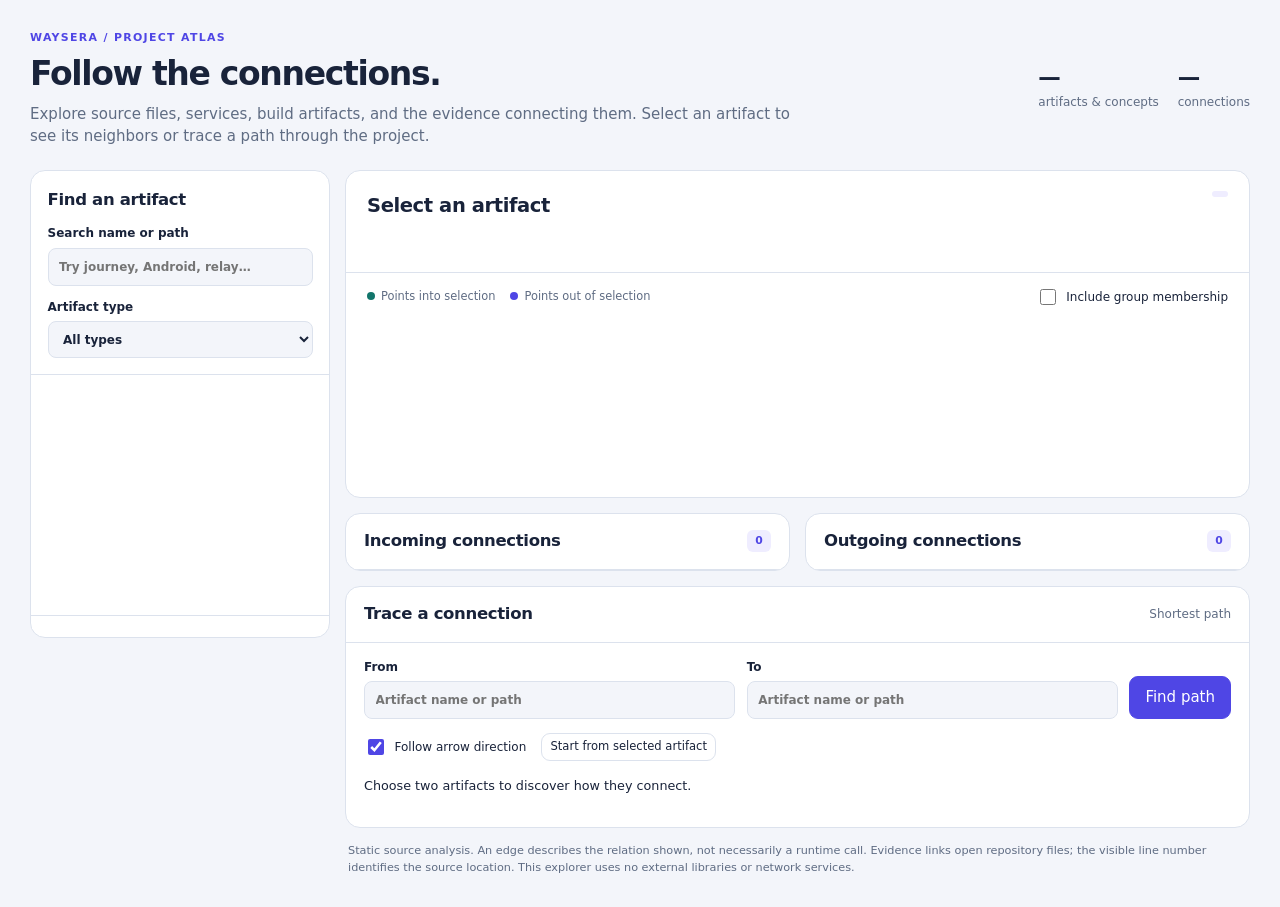
<file: docs/knowledge-graph/explorer.template.html>
<!doctype html>
<html lang="en">
<head>
  <meta charset="utf-8">
  <meta name="viewport" content="width=device-width, initial-scale=1">
  <meta name="color-scheme" content="light dark">
  <title>Waysera · Project knowledge graph</title>
  <style>
    :root { color-scheme: light; --bg:#f3f5fa; --panel:#fff; --ink:#19233a; --muted:#5f6c83; --line:#dce2ed; --accent:#4f46e5; --soft:#efedff; --green:#12756b; --orange:#af6221; --focus:#8b5cf6; font:15px/1.5 system-ui,-apple-system,BlinkMacSystemFont,"Segoe UI",sans-serif; }
    * { box-sizing:border-box; }
    body { margin:0; background:var(--bg); color:var(--ink); }
    button,input,select { font:inherit; color:inherit; }
    button,a,input,select { touch-action:manipulation; }
    button { cursor:pointer; }
    button:focus-visible,a:focus-visible,input:focus-visible,select:focus-visible,[tabindex]:focus-visible { outline:3px solid var(--focus); outline-offset:3px; }
    button { border:1px solid var(--line); border-radius:9px; background:var(--panel); padding:.5rem .8rem; }
    button:hover { border-color:var(--accent); }
    a { color:var(--accent); text-underline-offset:3px; }
    h1,h2,h3,p { margin:0; }
    h1 { font-size:clamp(1.5rem,3vw,2.2rem); letter-spacing:-.04em; line-height:1.2; }
    h2 { font-size:1.1rem; letter-spacing:-.02em; }
    h3 { font-size:.93rem; }
    .eyebrow { color:var(--accent); font-size:.73rem; font-weight:750; letter-spacing:.12em; text-transform:uppercase; margin-bottom:.5rem; }
    .muted,.hint { color:var(--muted); }
    .hint { font-size:.8rem; }
    .masthead { max-width:1640px; margin:auto; padding:2rem 2rem 1.5rem; display:flex; gap:1.5rem; justify-content:space-between; align-items:center; }
    .masthead p { margin-top:.6rem; max-width:760px; }
    .stats { display:flex; gap:1.25rem; flex-shrink:0; }
    .stat strong { display:block; font-size:1.5rem; font-variant-numeric:tabular-nums; line-height:1.15; }
    .stat span { color:var(--muted); font-size:.8rem; }
    .workspace { display:grid; grid-template-columns:300px minmax(0,1fr); gap:1rem; max-width:1640px; margin:0 auto; padding:0 2rem 2rem; align-items:start; }
    .panel { background:var(--panel); border:1px solid var(--line); border-radius:15px; overflow:hidden; }
    .sidebar { position:sticky; top:1rem; }
    .sidebar-controls { padding:1.1rem; border-bottom:1px solid var(--line); }
    label.field { display:block; font-size:.8rem; font-weight:650; margin-top:.8rem; }
    input[type=search],input[type=text],select { display:block; width:100%; min-width:0; border:1px solid var(--line); background:var(--bg); border-radius:8px; padding:.62rem .7rem; margin-top:.35rem; }
    input[type=checkbox] { accent-color:var(--accent); width:16px; height:16px; }
    .check { display:flex; gap:.5rem; align-items:center; font-size:.8rem; font-weight:500; cursor:pointer; }
    .results { max-height:calc(100vh - 370px); min-height:240px; overflow:auto; padding:.4rem; }
    .artifact { text-align:left; display:block; width:100%; border:1px solid transparent; padding:.65rem; margin:.1rem 0; background:transparent; }
    .artifact[aria-current=true] { background:var(--soft); border-color:#c6c0ff; }
    .artifact-title { display:block; font-size:.84rem; font-weight:650; overflow-wrap:anywhere; }
    .artifact-path { display:block; font-size:.73rem; color:var(--muted); overflow-wrap:anywhere; margin-top:.15rem; }
    .result-meta { padding:.7rem 1.1rem; border-top:1px solid var(--line); }
    main { min-width:0; display:grid; gap:1rem; }
    .focus-header { padding:1.3rem 1.4rem; border-bottom:1px solid var(--line); }
    .focus-top { display:flex; gap:1rem; justify-content:space-between; align-items:start; }
    #focus-title { overflow-wrap:anywhere; font-size:1.3rem; }
    #focus-summary { margin-top:.65rem; max-width:900px; }
    #focus-file { display:inline-block; margin-top:.45rem; font-size:.8rem; overflow-wrap:anywhere; }
    .badge { display:inline-block; padding:.2rem .55rem; border-radius:6px; color:var(--accent); background:var(--soft); font-size:.72rem; font-weight:650; white-space:nowrap; }
    .graph-toolbar { display:flex; justify-content:space-between; align-items:center; flex-wrap:wrap; gap:.6rem; padding:.9rem 1.4rem; }
    .legend { display:flex; flex-wrap:wrap; gap:1rem; font-size:.76rem; color:var(--muted); }
    .legend span::before { content:""; display:inline-block; width:8px; height:8px; border-radius:50%; margin-right:.4rem; background:var(--green); }
    .legend span:last-child::before { background:var(--accent); }
    .graph-scroll { overflow:auto; padding:0 .5rem; }
    #neighborhood { width:100%; min-width:770px; height:auto; display:block; }
    #neighborhood .node-card { fill:var(--panel); stroke:var(--line); stroke-width:1.5; }
    #neighborhood .node:hover .node-card,#neighborhood .node:focus .node-card { stroke:var(--accent); stroke-width:2.5; }
    #neighborhood .node { cursor:pointer; }
    #neighborhood text { fill:var(--ink); font-family:system-ui,sans-serif; }
    #neighborhood .node-subtitle { fill:var(--muted); font-size:11px; }
    #neighborhood .column-label { fill:var(--muted); font-size:12px; font-weight:650; }
    #neighborhood .edge-in { fill:none; stroke:var(--green); stroke-width:1.65; opacity:.55; }
    #neighborhood .edge-out { fill:none; stroke:var(--accent); stroke-width:1.65; opacity:.55; }
    #neighborhood .selected-card { fill:var(--soft); stroke:var(--accent); stroke-width:1.8; }
    .graph-caption { padding:.7rem 1.4rem 1rem; }
    .relations { display:grid; grid-template-columns:1fr 1fr; gap:1rem; }
    .section-head { padding:1rem 1.2rem; border-bottom:1px solid var(--line); display:flex; justify-content:space-between; align-items:center; gap:.5rem; }
    .edge-list { margin:0; padding:0; list-style:none; max-height:430px; overflow:auto; }
    .edge-item { padding:.85rem 1.2rem; border-bottom:1px solid var(--line); }
    .edge-item:last-child { border-bottom:0; }
    .node-link { display:block; border:0; background:none; color:var(--accent); padding:0; text-align:left; font-weight:600; font-size:.85rem; overflow-wrap:anywhere; }
    .edge-relation { color:var(--muted); font-size:.75rem; margin-top:.2rem; }
    .edge-detail { font-size:.8rem; margin-top:.4rem; overflow-wrap:anywhere; }
    .evidence { display:flex; flex-wrap:wrap; gap:.2rem .6rem; margin-top:.5rem; }
    .evidence a { font-size:.72rem; overflow-wrap:anywhere; }
    .empty { color:var(--muted); padding:1.2rem; font-size:.85rem; }
    .trace-body { padding:1rem 1.2rem 1.2rem; }
    .trace-inputs { display:grid; grid-template-columns:1fr 1fr auto; gap:.75rem; align-items:end; }
    .trace-inputs label { margin-top:0; }
    .primary { background:var(--accent); color:#fff; border-color:var(--accent); padding:.64rem 1rem; }
    .trace-options { display:flex; flex-wrap:wrap; gap:1rem; align-items:center; margin-top:.9rem; }
    .trace-options button { font-size:.77rem; padding:.3rem .55rem; }
    #trace-status { margin-top:1rem; font-size:.85rem; }
    .path { margin:.9rem 0 0; padding:0; list-style:none; }
    .path-step { border-left:2px solid var(--line); padding:0 0 1rem 1rem; margin-left:.35rem; }
    .path-step:last-child { border-left-color:transparent; padding-bottom:0; }
    .path-step .node-link::before { content:""; display:inline-block; height:8px; width:8px; border-radius:50%; background:var(--accent); margin-left:-1.34rem; margin-right:.8rem; vertical-align:middle; }
    .path-edge { margin:.45rem 0 0; padding:.6rem .8rem; background:var(--bg); border-radius:8px; }
    footer { font-size:.75rem; color:var(--muted); padding:0 .2rem; }
    @media (prefers-color-scheme:dark) { :root { color-scheme:dark; --bg:#101624; --panel:#182133; --ink:#e6ebf5; --muted:#a0adc3; --line:#303b51; --accent:#a9a0ff; --soft:#2b2850; --green:#65cdb9; --focus:#bdb5ff; } .primary { background:#7668ef; color:white; border-color:#7668ef; } .artifact[aria-current=true] { border-color:#6d62a9; } }
    @media (max-width:1000px) { .workspace { grid-template-columns:240px minmax(0,1fr); padding:0 1rem 1rem; } .masthead { padding:1.5rem 1rem; } .relations { grid-template-columns:1fr; } .trace-inputs { grid-template-columns:1fr 1fr; } .trace-inputs .primary { grid-column:1/-1; } }
    @media (max-width:700px) { .workspace { display:block; } .sidebar { position:static; margin-bottom:1rem; } .results { max-height:200px; min-height:0; } .sidebar-controls { display:grid; grid-template-columns:1fr 1fr; gap:.6rem; } .sidebar-controls h2 { grid-column:1/-1; } .sidebar-controls label { margin-top:0; } .masthead { display:block; } .stats { margin-top:1rem; } .focus-header { padding:1rem; } .trace-inputs { grid-template-columns:1fr; } .graph-toolbar { padding:1rem; } }
  </style>
</head>
<body>
  <header class="masthead">
    <div><div class="eyebrow">Waysera / Project atlas</div><h1>Follow the connections.</h1><p class="muted">Explore source files, services, build artifacts, and the evidence connecting them. Select an artifact to see its neighbors or trace a path through the project.</p></div>
    <div class="stats" aria-label="Graph size"><div class="stat"><strong id="node-count">—</strong><span>artifacts & concepts</span></div><div class="stat"><strong id="edge-count">—</strong><span>connections</span></div></div>
  </header>
  <div class="workspace">
    <aside class="panel sidebar" aria-label="Artifact browser">
      <div class="sidebar-controls"><h2>Find an artifact</h2><label class="field" for="search">Search name or path<input id="search" type="search" placeholder="Try journey, Android, relay…" autocomplete="off"></label><label class="field" for="kind">Artifact type<select id="kind"><option value="">All types</option></select></label></div>
      <nav id="results" class="results" aria-label="Matching artifacts"></nav>
      <div id="result-count" class="result-meta hint" role="status"></div>
    </aside>
    <main>
      <section class="panel" aria-labelledby="focus-title">
        <div class="focus-header"><div class="focus-top"><h2 id="focus-title">Select an artifact</h2><span id="focus-kind" class="badge"></span></div><a id="focus-file" hidden></a><p id="focus-summary" class="muted"></p></div>
        <div class="graph-toolbar"><div class="legend"><span>Points into selection</span><span>Points out of selection</span></div><label class="check"><input id="structural" type="checkbox">Include group membership</label></div>
        <div class="graph-scroll"><svg id="neighborhood" role="img" aria-labelledby="graph-title graph-description"><title id="graph-title">Artifact neighborhood</title><desc id="graph-description">Incoming sources on the left; selected artifact in the center; outgoing targets on the right. All connections are also listed below.</desc></svg></div>
        <p id="graph-caption" class="hint graph-caption"></p>
      </section>
      <div class="relations">
        <section class="panel" aria-labelledby="incoming-heading"><div class="section-head"><h2 id="incoming-heading">Incoming connections</h2><span id="incoming-count" class="badge">0</span></div><ul id="incoming" class="edge-list"></ul></section>
        <section class="panel" aria-labelledby="outgoing-heading"><div class="section-head"><h2 id="outgoing-heading">Outgoing connections</h2><span id="outgoing-count" class="badge">0</span></div><ul id="outgoing" class="edge-list"></ul></section>
      </div>
      <section class="panel" aria-labelledby="trace-heading">
        <div class="section-head"><h2 id="trace-heading">Trace a connection</h2><span class="hint">Shortest path</span></div>
        <div class="trace-body"><form id="trace-form"><div class="trace-inputs"><label class="field" for="trace-from">From<input id="trace-from" type="text" list="node-options" placeholder="Artifact name or path" required></label><label class="field" for="trace-to">To<input id="trace-to" type="text" list="node-options" placeholder="Artifact name or path" required></label><button class="primary" type="submit">Find path</button></div><div class="trace-options"><label class="check"><input id="directed" type="checkbox" checked>Follow arrow direction</label><button id="use-selected" type="button">Start from selected artifact</button></div></form><datalist id="node-options"></datalist><p id="trace-status" role="status">Choose two artifacts to discover how they connect.</p><ol id="trace-path" class="path"></ol></div>
      </section>
      <footer>Static source analysis. An edge describes the relation shown, not necessarily a runtime call. Evidence links open repository files; the visible line number identifies the source location. This explorer uses no external libraries or network services.</footer>
    </main>
  </div>
  <script id="graph-data" type="application/json">__GRAPH_JSON__</script>
  <script>
  (() => {
    'use strict';
    const data = JSON.parse(document.getElementById('graph-data').textContent);
    const nodes = Array.isArray(data.nodes) ? data.nodes : [];
    const byId = new Map(nodes.map(node => [node.id, node]));
    const edges = (data.edges || []).filter(edge => byId.has(edge.source) && byId.has(edge.target));
    const sorted = [...nodes].sort((a,b) => display(a).localeCompare(display(b)));
    const incoming = new Map(nodes.map(node => [node.id, []]));
    const outgoing = new Map(nodes.map(node => [node.id, []]));
    for (const edge of edges) { incoming.get(edge.target).push(edge); outgoing.get(edge.source).push(edge); }
    const $ = id => document.getElementById(id);
    const NS = 'http://www.w3.org/2000/svg';
    let selected = null;
    let traced = false;
    function display(node) { return node.path || node.label || node.id; }
    function title(node) { return node.label || node.path || node.id; }
    function relation(edge) { return String(edge.relation || 'connected_to').replaceAll('_',' '); }
    function included(edge) { return $('structural').checked || edge.relation !== 'belongs_to'; }
    function el(tag, className, text) { const element = document.createElement(tag); if (className) element.className=className; if (text !== undefined) element.textContent=text; return element; }
    function svg(tag, attrs={}, text) { const element=document.createElementNS(NS,tag); for (const [key,value] of Object.entries(attrs)) element.setAttribute(key,String(value)); if (text !== undefined) element.textContent=text; return element; }
    function fileHref(file, line) { return '../../'+String(file).split('/').map(encodeURIComponent).join('/')+(line ? '#L'+encodeURIComponent(line) : ''); }
    function nodeButton(node) { const button=el('button','node-link',display(node)); button.type='button'; button.addEventListener('click',()=>select(node.id)); return button; }
    function evidence(edge) {
      const box=el('div','evidence');
      for (const item of edge.evidence || []) { if (!item.file) continue; const link=el('a','',item.file+(item.line ? ':'+item.line : '')); link.href=fileHref(item.file,item.line); link.target='_blank'; link.rel='noopener'; box.append(link); }
      return box;
    }
    function renderResults() {
      const query=$('search').value.trim().toLowerCase(); const kind=$('kind').value;
      const filtered=sorted.filter(node=>(!kind || node.kind===kind) && (!query || [node.id,node.label,node.path,node.summary].filter(Boolean).join(' ').toLowerCase().includes(query)));
      const fragment=document.createDocumentFragment();
      for (const node of filtered) {
        const button=el('button','artifact'); button.type='button'; button.setAttribute('aria-current',String(node.id===selected)); button.title=display(node);
        button.append(el('span','artifact-title',title(node)));
        button.append(el('span','artifact-path',(node.kind || 'artifact')+(node.path && node.path!==title(node) ? ' · '+node.path : '')));
        button.addEventListener('click',()=>select(node.id)); fragment.append(button);
      }
      if (!filtered.length) fragment.append(el('p','empty','No matching artifacts. Try a shorter search.'));
      $('results').replaceChildren(fragment); $('result-count').textContent=filtered.length+' of '+nodes.length+' artifacts shown';
    }
    function renderList(id, list, direction) {
      $(id+'-count').textContent=list.length;
      const fragment=document.createDocumentFragment();
      for (const edge of list) {
        const neighbor=byId.get(direction==='in' ? edge.source : edge.target);
        const item=el('li','edge-item'); item.append(nodeButton(neighbor));
        item.append(el('p','edge-relation',(direction==='in' ? '→ selected · ' : 'selected → · ')+relation(edge)+(edge.basis ? ' · '+edge.basis : '')));
        if (edge.detail) item.append(el('p','edge-detail',edge.detail));
        item.append(evidence(edge)); fragment.append(item);
      }
      if (!list.length) fragment.append(el('li','empty','No '+(direction==='in' ? 'incoming' : 'outgoing')+' connections in this view.'));
      $(id).replaceChildren(fragment);
    }
    function short(value, max) { const string=String(value); return string.length<=max ? string : string.slice(0,max-1)+'…'; }
    function pathLabel(node) { const path=display(node); return path.length>48 ? '…'+path.slice(-47) : path; }
    function renderGraph(node, ins, outs) {
      const root=$('neighborhood'); root.replaceChildren();
      root.append(svg('title',{id:'graph-title'},'Connections for '+display(node)),svg('desc',{id:'graph-description'},'Incoming sources on the left, selected artifact in the center, outgoing targets on the right. Select a card to explore it; all connections and evidence are listed below.'));
      const defs=svg('defs');
      for (const [id,color] of [['arrow-in','var(--green)'],['arrow-out','var(--accent)']]) { const marker=svg('marker',{id,viewBox:'0 0 10 10',refX:9,refY:5,markerWidth:7,markerHeight:7,orient:'auto-start-reverse'}); marker.append(svg('path',{d:'M 0 0 L 10 5 L 0 10 z',fill:color})); defs.append(marker); }
      root.append(defs);
      const unique=(list,key)=>[...new Set(list.map(edge=>edge[key]))].map(id=>byId.get(id));
      const allIn=unique(ins,'source'), allOut=unique(outs,'target');
      const left=allIn.slice(0,6), right=allOut.slice(0,6);
      const rows=Math.max(left.length,right.length,3), height=70+rows*78, centerY=height/2;
      root.setAttribute('viewBox','0 0 1200 '+height);
      root.append(svg('text',{x:35,y:27,class:'column-label'},'INCOMING · '+allIn.length),svg('text',{x:455,y:27,class:'column-label'},'SELECTED ARTIFACT'),svg('text',{x:875,y:27,class:'column-label'},'OUTGOING · '+allOut.length));
      function yFor(index,count) { return centerY+(index-(count-1)/2)*78-29; }
      left.forEach((item,index)=>{ const y=yFor(index,left.length)+29; root.append(svg('path',{d:`M 330 ${y} C 393 ${y}, 387 ${centerY}, 450 ${centerY}`,class:'edge-in','marker-end':'url(#arrow-in)'})); });
      right.forEach((item,index)=>{ const y=yFor(index,right.length)+29; root.append(svg('path',{d:`M 750 ${centerY} C 813 ${centerY}, 807 ${y}, 870 ${y}`,class:'edge-out','marker-end':'url(#arrow-out)'})); });
      function card(item,x,y,focus=false) {
        const group=svg('g',{class:focus ? 'focus-node' : 'node',transform:`translate(${x} ${y})`});
        if (!focus) { group.setAttribute('role','button'); group.setAttribute('tabindex','0'); group.setAttribute('aria-label','Explore '+display(item)); group.addEventListener('click',()=>select(item.id)); group.addEventListener('keydown',event=>{ if (event.key==='Enter' || event.key===' ') { event.preventDefault(); select(item.id); } }); }
        group.append(svg('title',{},display(item)+(item.summary ? '\n'+item.summary : '')));
        group.append(svg('rect',{width:300,height:focus ? 94 : 58,rx:10,class:focus ? 'selected-card' : 'node-card'}));
        group.append(svg('text',{x:14,y:focus ? 30 : 24,'font-size':13,'font-weight':650},short(title(item),38)));
        group.append(svg('text',{x:14,y:focus ? 52 : 43,class:'node-subtitle'},short(pathLabel(item),48)));
        if (focus) group.append(svg('text',{x:14,y:75,class:'node-subtitle'},(item.kind || 'artifact')+' · '+ins.length+' in / '+outs.length+' out'));
        root.append(group);
      }
      left.forEach((item,index)=>card(item,30,yFor(index,left.length)));
      right.forEach((item,index)=>card(item,870,yFor(index,right.length)));
      card(node,450,centerY-47,true);
      const clipped=allIn.length>6 || allOut.length>6;
      $('graph-caption').textContent=(clipped ? 'Showing up to 6 neighbors per side. All '+(ins.length+outs.length)+' connections appear below. ' : 'Select any neighboring artifact to continue exploring. ')+($('structural').checked ? 'Group membership is included.' : 'Group membership is hidden; enable it to inspect the project groupings.');
    }
    function select(id) {
      const node=byId.get(id); if (!node) return; selected=id;
      $('focus-title').textContent=title(node); $('focus-kind').textContent=node.kind || 'artifact';
      $('focus-summary').textContent=node.summary || 'Select a connection below to inspect its evidence and continue tracing this artifact.';
      const path=node.path || (node.kind==='file' ? node.file : null); $('focus-file').hidden=!path;
      if (path) { $('focus-file').textContent=path; $('focus-file').href=fileHref(path); $('focus-file').target='_blank'; $('focus-file').rel='noopener'; }
      const ins=incoming.get(id).filter(included), outs=outgoing.get(id).filter(included);
      renderGraph(node,ins,outs); renderList('incoming',ins,'in'); renderList('outgoing',outs,'out'); renderResults();
      if (!$('trace-from').value) $('trace-from').value=display(node);
      history.replaceState(null,'','#artifact='+encodeURIComponent(id));
    }
    function resolve(value) {
      const query=value.trim(); if (byId.has(query)) return byId.get(query);
      const exact=nodes.filter(node=>display(node)===query || node.label===query); if (exact.length===1) return exact[0];
      const insensitive=nodes.filter(node=>display(node).toLowerCase()===query.toLowerCase() || (node.label || '').toLowerCase()===query.toLowerCase());
      return insensitive.length===1 ? insensitive[0] : null;
    }
    function trace() {
      traced=true; $('trace-path').replaceChildren();
      const from=resolve($('trace-from').value), to=resolve($('trace-to').value);
      if (!from || !to) { $('trace-status').textContent='Choose an exact artifact path or a unique name in both fields. Use the suggestions to resolve ambiguous names.'; return; }
      const directed=$('directed').checked, queue=[from.id], visited=new Set([from.id]), previous=new Map(); let cursor=0;
      while (cursor<queue.length && !visited.has(to.id)) {
        const id=queue[cursor++];
        const adjacent=outgoing.get(id).filter(included).map(edge=>({edge,next:edge.target,reverse:false}));
        if (!directed) adjacent.push(...incoming.get(id).filter(included).map(edge=>({edge,next:edge.source,reverse:true})));
        for (const step of adjacent) { if (visited.has(step.next)) continue; visited.add(step.next); previous.set(step.next,{...step,from:id}); queue.push(step.next); }
      }
      const mode=directed ? 'following arrow direction' : 'treating connections as undirected';
      if (!visited.has(to.id)) { $('trace-status').textContent='No path found '+mode+' with the current group-membership setting.'; return; }
      const steps=[]; let current=to.id;
      while (current!==from.id) { const step=previous.get(current); steps.unshift(step); current=step.from; }
      $('trace-status').textContent=steps.length ? steps.length+' connection'+(steps.length===1 ? '' : 's')+' · '+mode+'.' : 'Both fields identify the same artifact: no connecting step is needed.';
      const fragment=document.createDocumentFragment();
      for (let index=0; index<=steps.length; index++) {
        const item=el('li','path-step'); const node=byId.get(index===0 ? from.id : steps[index-1].next); item.append(nodeButton(node));
        if (index<steps.length) { const step=steps[index], box=el('div','path-edge'); box.append(el('p','edge-relation',(step.reverse ? '← Traversed against arrow · ' : '→ ')+relation(step.edge)+(step.edge.basis ? ' · '+step.edge.basis : ''))); if (step.edge.detail) box.append(el('p','edge-detail',step.edge.detail)); box.append(evidence(step.edge)); item.append(box); }
        fragment.append(item);
      }
      $('trace-path').append(fragment);
    }
    $('node-count').textContent=nodes.length.toLocaleString(); $('edge-count').textContent=edges.length.toLocaleString();
    for (const kind of [...new Set(nodes.map(node=>node.kind).filter(Boolean))].sort()) { const option=el('option','',kind); option.value=kind; $('kind').append(option); }
    for (const node of sorted) { const option=el('option'); option.value=display(node); option.label=title(node)+' · '+(node.kind || 'artifact'); $('node-options').append(option); }
    $('search').addEventListener('input',renderResults); $('kind').addEventListener('change',renderResults);
    $('structural').addEventListener('change',()=>{ if (selected) select(selected); if (traced) trace(); });
    $('trace-form').addEventListener('submit',event=>{ event.preventDefault(); trace(); });
    $('directed').addEventListener('change',()=>{ if (traced) trace(); });
    $('use-selected').addEventListener('click',()=>{ if (selected) { $('trace-from').value=display(byId.get(selected)); $('trace-to').focus(); } });
    const initial=new URLSearchParams(location.hash.slice(1)).get('artifact');
    const preferred=nodes.find(node=>node.path==='web/frontend/index.html') || nodes.find(node=>node.kind==='file') || nodes[0];
    if (initial && byId.has(initial)) select(initial); else if (preferred) select(preferred.id); else { renderResults(); $('graph-caption').textContent='The dataset does not contain any artifacts.'; }
  })();
  </script>
</body>
</html>
</file>
